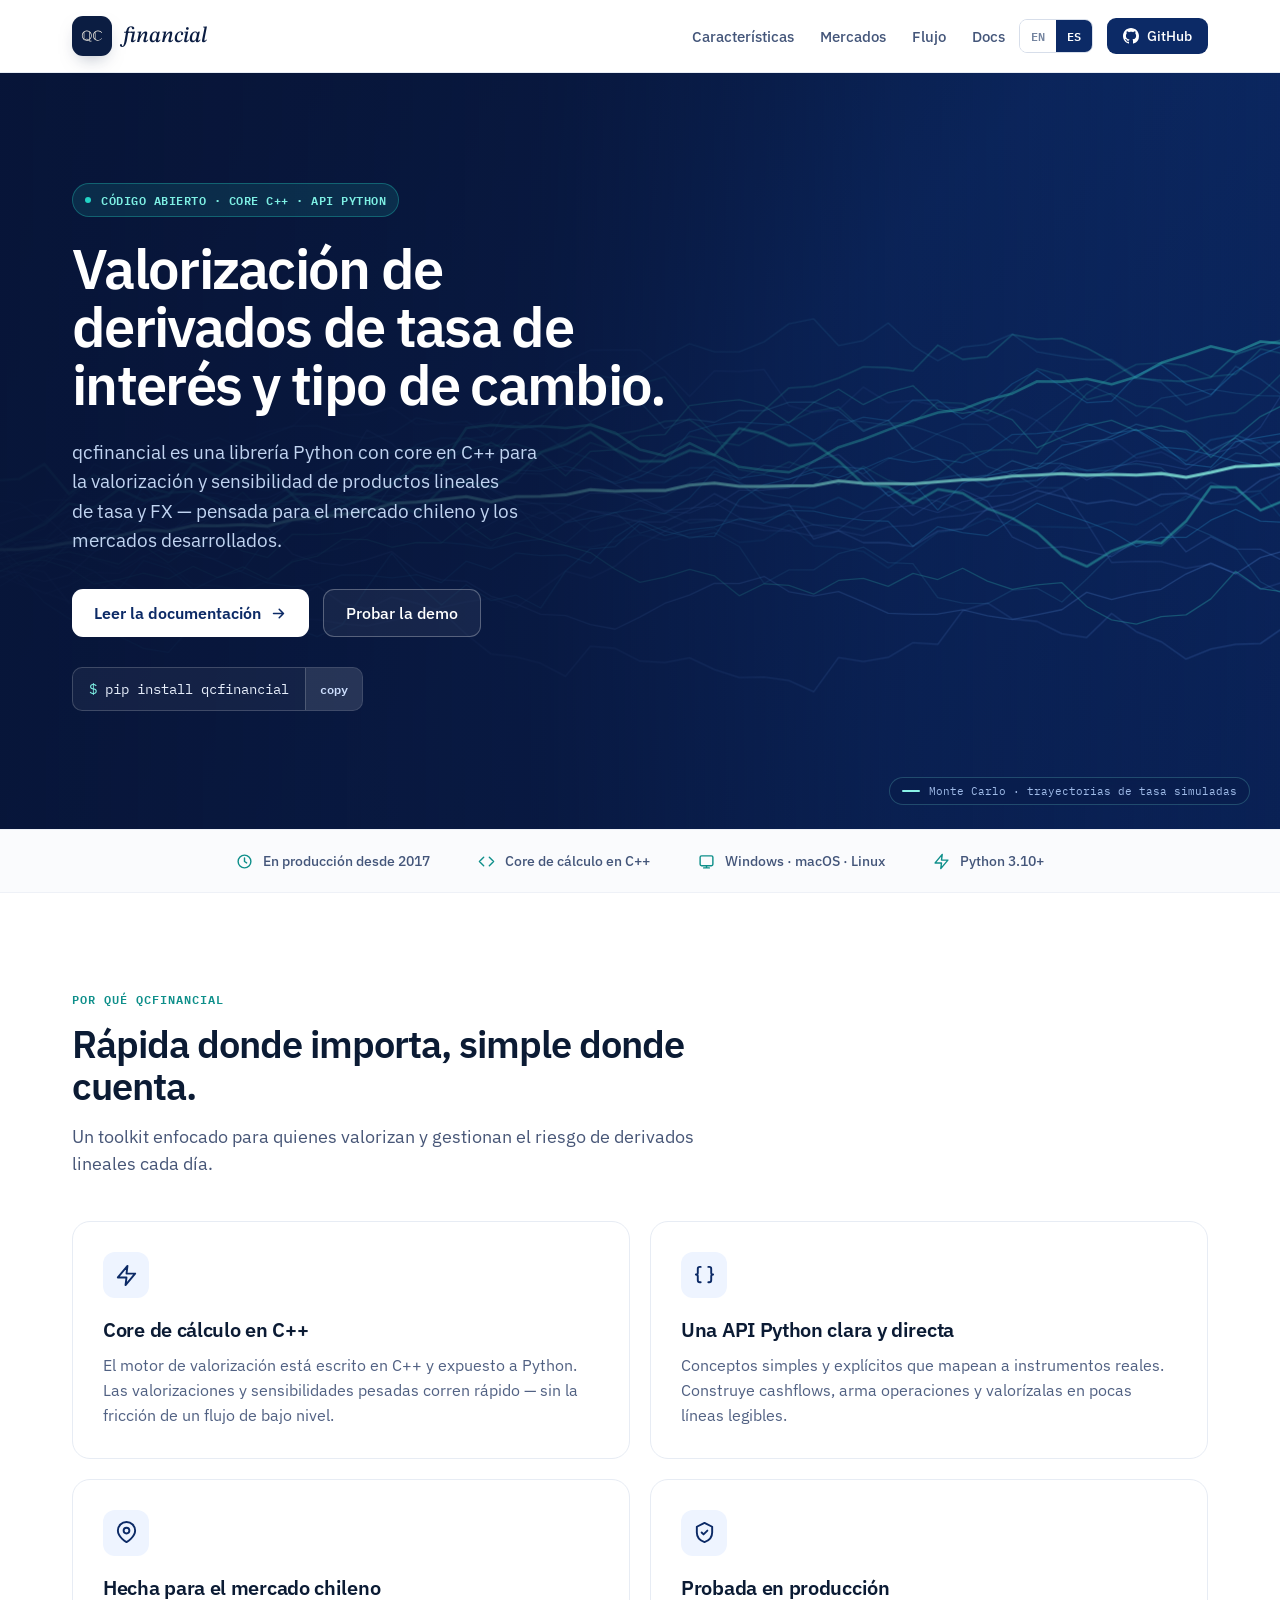
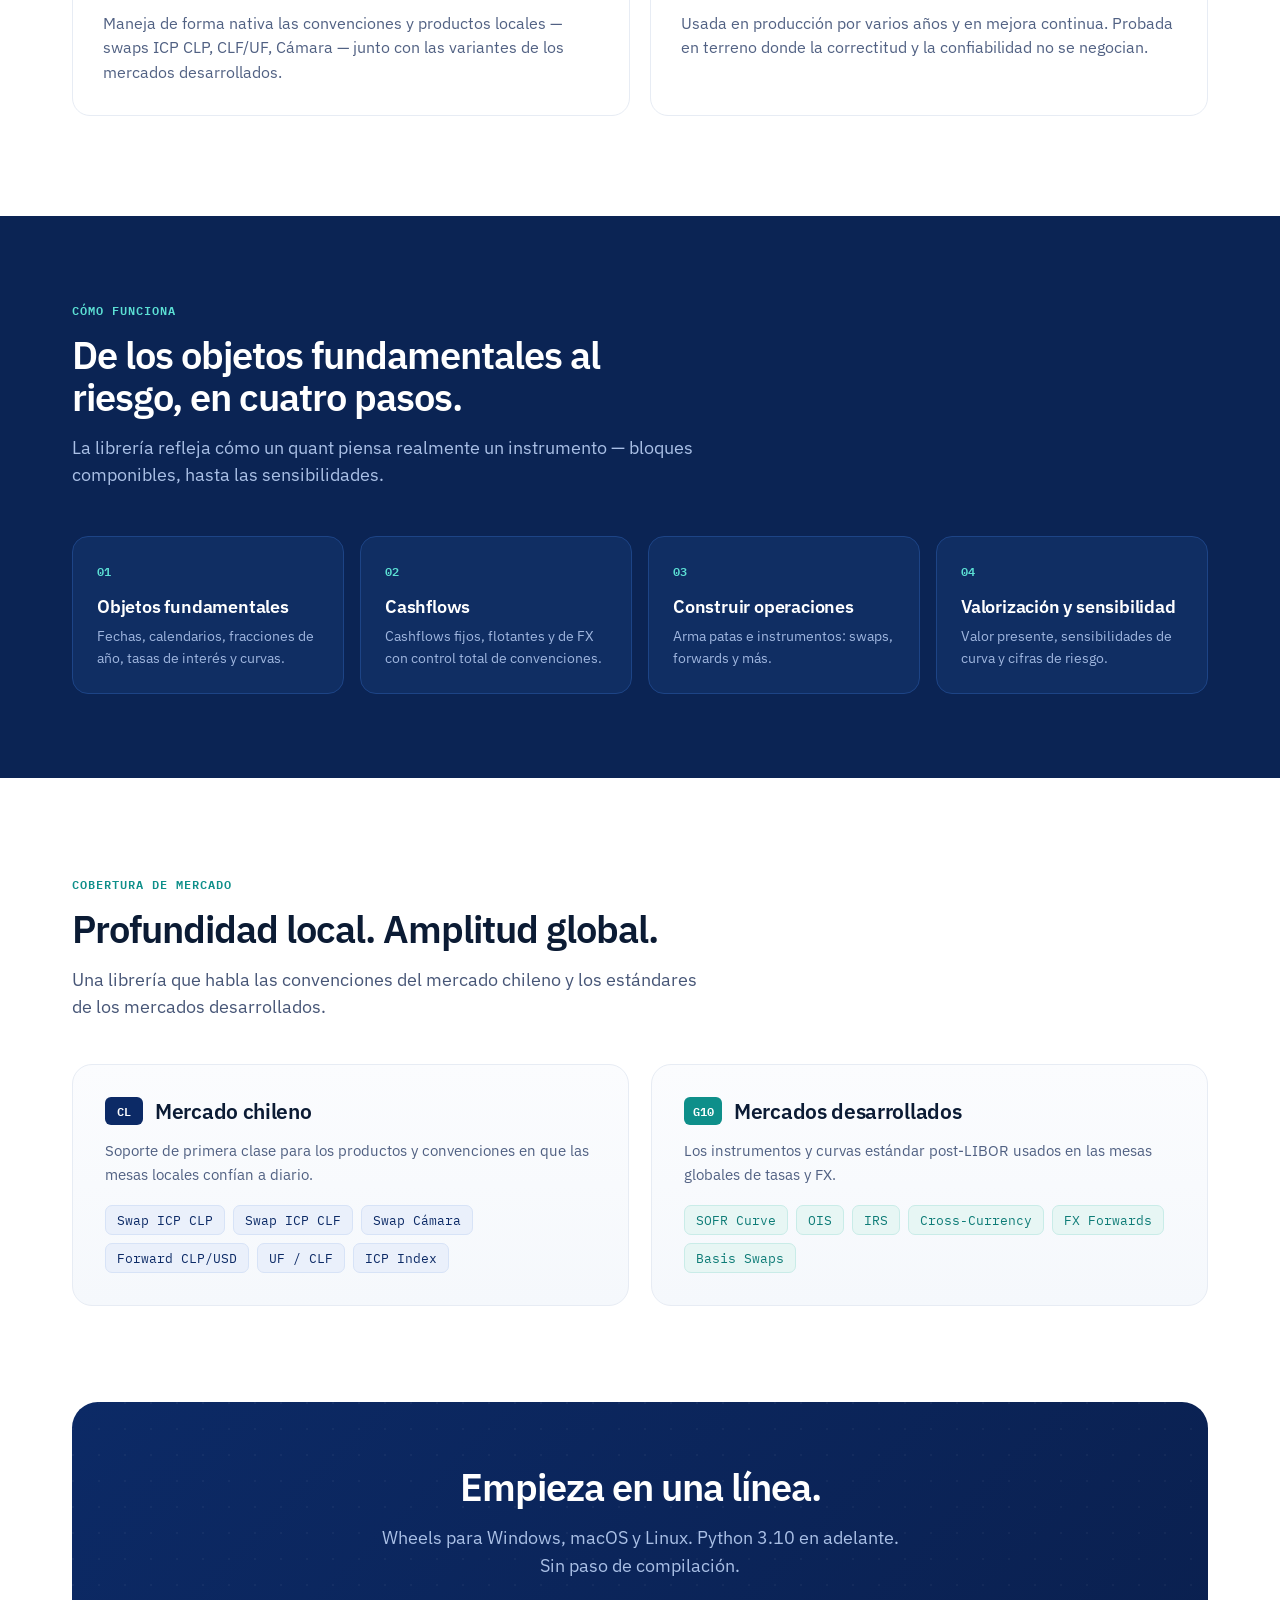
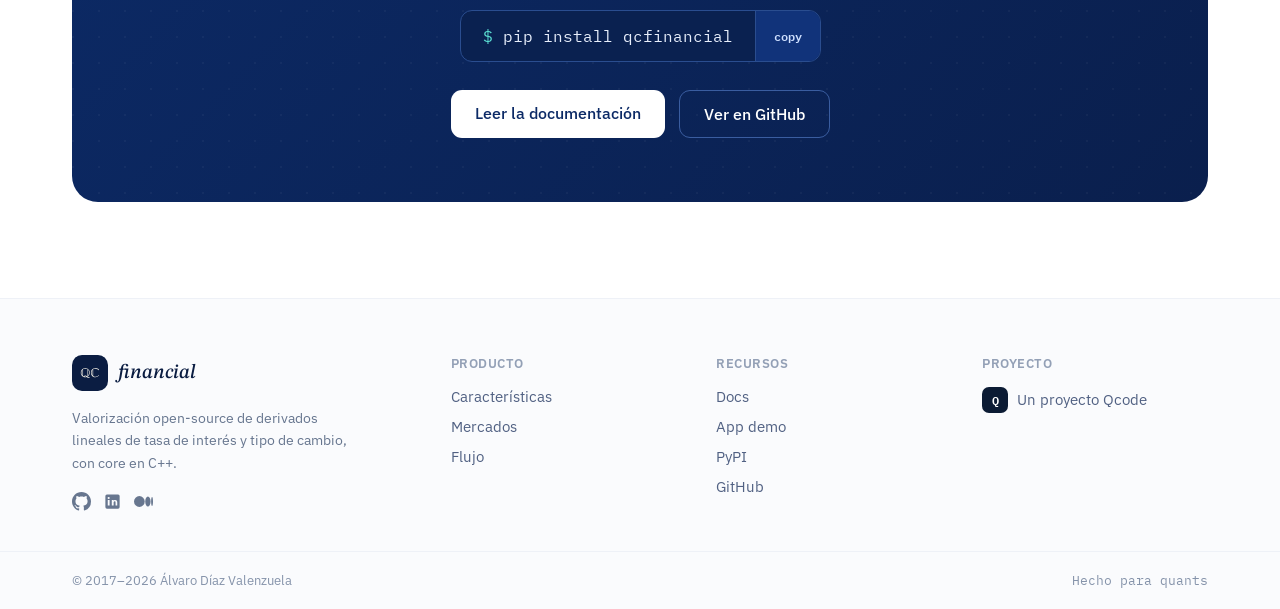
<file: index.html>
<!DOCTYPE html>
<html lang="es">
<head>
  <meta charset="utf-8">
  <meta name="viewport" content="width=device-width, initial-scale=1">

  <title>qcfinancial — Valorización de derivados de tasa y FX</title>
  <meta name="description" content="Librería Python open source con core en C++ para valorizar derivados de tasa de interés y FX. Soporte de primera clase para el mercado chileno.">
  <link rel="canonical" href="https://qcfinancial.cl/">

  <!-- Open Graph -->
  <meta property="og:type" content="website">
  <meta property="og:url" content="https://qcfinancial.cl/">
  <meta property="og:title" content="qcfinancial — Valorización de derivados de tasa y FX">
  <meta property="og:description" content="Librería Python open source con core en C++ para valorizar derivados de tasa de interés y FX. Mercado chileno y global.">
  <meta property="og:image" content="https://qcfinancial.cl/brand/png/social-card.png">
  <meta property="og:image:width" content="1200">
  <meta property="og:image:height" content="630">
  <meta property="og:locale" content="es_CL">
  <meta property="og:site_name" content="qcfinancial">

  <!-- Twitter -->
  <meta name="twitter:card" content="summary_large_image">
  <meta name="twitter:title" content="qcfinancial — Valorización de derivados de tasa y FX">
  <meta name="twitter:description" content="Librería Python open source con core en C++ para valorizar derivados de tasa de interés y FX. Mercado chileno y global.">
  <meta name="twitter:image" content="https://qcfinancial.cl/brand/png/social-card.png">

  <!-- Favicons -->
  <link rel="icon" type="image/svg+xml" href="/brand/favicon.svg">
  <link rel="icon" type="image/png" sizes="32x32" href="/brand/png/favicon-32.png">
  <link rel="icon" type="image/png" sizes="16x16" href="/brand/png/favicon-16.png">
  <link rel="apple-touch-icon" sizes="180x180" href="/brand/png/apple-touch-icon.png">
  <link rel="icon" href="/brand/favicon.ico" sizes="any">

  <!-- Fonts -->
  <link rel="preconnect" href="https://fonts.googleapis.com">
  <link rel="preconnect" href="https://fonts.gstatic.com" crossorigin>
  <link href="https://fonts.googleapis.com/css2?family=IBM+Plex+Mono:wght@400;500;600&family=IBM+Plex+Sans:wght@300;400;500;600;700&family=STIX+Two+Text:ital,wght@1,500&display=swap" rel="stylesheet">

  <link rel="stylesheet" href="styles.css">

  <!-- Structured data -->
  <script type="application/ld+json">
  {
    "@context": "https://schema.org",
    "@type": "SoftwareApplication",
    "name": "qcfinancial",
    "applicationCategory": "FinanceApplication",
    "operatingSystem": "Windows, macOS, Linux",
    "description": "Open-source Python library with a C++ core for valuation and risk of linear interest-rate and FX derivatives, with first-class support for the Chilean market and developed markets.",
    "url": "https://qcfinancial.cl/",
    "downloadUrl": "https://pypi.org/project/qcfinancial/",
    "codeRepository": "https://github.com/qcfinancial/qcfinancial",
    "programmingLanguage": ["Python", "C++"],
    "license": "https://opensource.org/licenses",
    "author": { "@type": "Person", "name": "Álvaro Díaz Valenzuela" },
    "offers": { "@type": "Offer", "price": "0", "priceCurrency": "USD" }
  }
  </script>
</head>
<body data-default-lang="es">

  <!-- ================= NAV ================= -->
  <header class="site-nav">
    <nav class="nav-inner">
      <a href="#top" class="brand" aria-label="qcfinancial">
        <span class="logo-chip"><img src="/brand/logo-mark-reversed.svg" alt="" aria-hidden="true"></span>
        <span class="wordmark">financial</span>
      </a>
      <div class="nav-spacer"></div>
      <div class="nav-right">
        <div class="nav-menu">
          <a class="nav-link" href="#features" data-i18n="navFeatures">Características</a>
          <a class="nav-link" href="#markets" data-i18n="navMarkets">Mercados</a>
          <a class="nav-link" href="#workflow" data-i18n="navWorkflow">Flujo</a>
          <a class="nav-link" href="https://qcfinancial.github.io/qcfinancial-docs" data-i18n="navDocs">Docs</a>
        </div>
        <div class="lang-toggle" role="group" aria-label="Language">
          <button type="button" data-lang="en" aria-pressed="false">EN</button>
          <button type="button" data-lang="es" aria-pressed="true">ES</button>
        </div>
        <a class="btn-github" href="https://github.com/qcfinancial/qcfinancial" target="_blank" rel="noopener">
          <svg width="16" height="16" viewBox="0 0 16 16" fill="currentColor" aria-hidden="true"><path d="M8 0C3.58 0 0 3.58 0 8c0 3.54 2.29 6.53 5.47 7.59.4.07.55-.17.55-.38 0-.19-.01-.82-.01-1.49-2.01.37-2.53-.49-2.69-.94-.09-.23-.48-.94-.82-1.13-.28-.15-.68-.52-.01-.53.63-.01 1.08.58 1.23.82.72 1.21 1.87.87 2.33.66.07-.52.28-.87.51-1.07-1.78-.2-3.64-.89-3.64-3.95 0-.87.31-1.59.82-2.15-.08-.2-.36-1.02.08-2.12 0 0 .67-.21 2.2.82.64-.18 1.32-.27 2-.27.68 0 1.36.09 2 .27 1.53-1.04 2.2-.82 2.2-.82.44 1.1.16 1.92.08 2.12.51.56.82 1.27.82 2.15 0 3.07-1.87 3.75-3.65 3.95.29.25.54.73.54 1.48 0 1.07-.01 1.93-.01 2.2 0 .21.15.46.55.38A8.01 8.01 0 0016 8c0-4.42-3.58-8-8-8z"/></svg>
          GitHub
        </a>
        <button type="button" class="nav-toggle" aria-label="Menu" aria-expanded="false" data-nav-toggle>
          <svg width="22" height="22" viewBox="0 0 24 24" fill="none" stroke="currentColor" stroke-width="2" stroke-linecap="round"><path d="M3 6h18M3 12h18M3 18h18"/></svg>
        </button>
      </div>
    </nav>
    <div class="mobile-drawer" data-mobile-drawer data-open="false">
      <div class="drawer-inner">
        <div class="drawer-links">
          <a href="#features" data-i18n="navFeatures" data-nav-close>Características</a>
          <a href="#markets" data-i18n="navMarkets" data-nav-close>Mercados</a>
          <a href="#workflow" data-i18n="navWorkflow" data-nav-close>Flujo</a>
          <a href="https://qcfinancial.github.io/qcfinancial-docs" data-i18n="navDocs">Docs</a>
        </div>
        <div class="drawer-row">
          <div class="lang-toggle" role="group" aria-label="Language">
            <button type="button" data-lang="en" aria-pressed="false">EN</button>
            <button type="button" data-lang="es" aria-pressed="true">ES</button>
          </div>
          <a class="btn-github" href="https://github.com/qcfinancial/qcfinancial" target="_blank" rel="noopener">
            <svg width="16" height="16" viewBox="0 0 16 16" fill="currentColor" aria-hidden="true"><path d="M8 0C3.58 0 0 3.58 0 8c0 3.54 2.29 6.53 5.47 7.59.4.07.55-.17.55-.38 0-.19-.01-.82-.01-1.49-2.01.37-2.53-.49-2.69-.94-.09-.23-.48-.94-.82-1.13-.28-.15-.68-.52-.01-.53.63-.01 1.08.58 1.23.82.72 1.21 1.87.87 2.33.66.07-.52.28-.87.51-1.07-1.78-.2-3.64-.89-3.64-3.95 0-.87.31-1.59.82-2.15-.08-.2-.36-1.02.08-2.12 0 0 .67-.21 2.2.82.64-.18 1.32-.27 2-.27.68 0 1.36.09 2 .27 1.53-1.04 2.2-.82 2.2-.82.44 1.1.16 1.92.08 2.12.51.56.82 1.27.82 2.15 0 3.07-1.87 3.75-3.65 3.95.29.25.54.73.54 1.48 0 1.07-.01 1.93-.01 2.2 0 .21.15.46.55.38A8.01 8.01 0 0016 8c0-4.42-3.58-8-8-8z"/></svg>
            GitHub
          </a>
        </div>
      </div>
    </div>
  </header>

  <!-- ================= HERO ================= -->
  <section id="top" class="hero">
    <svg class="mc-bg" viewBox="0 0 1200 640" preserveAspectRatio="xMidYMid slice" aria-hidden="true" data-mc></svg>
    <div class="hero-overlay"></div>
    <div class="mc-caption">
      <span class="bar"></span>
      <span data-i18n="mcLabel">Monte Carlo · trayectorias de tasa simuladas</span>
    </div>
    <div class="hero-inner">
      <div class="hero-content">
        <div class="eyebrow">
          <span class="dot"></span>
          <span data-i18n="eyebrow">CÓDIGO ABIERTO · CORE C++ · API PYTHON</span>
        </div>
        <h1 class="hero-title" data-i18n="heroTitle">Valorización de derivados de tasa de interés y tipo de cambio.</h1>
        <p class="hero-sub" data-i18n="heroSub">qcfinancial es una librería Python con core en C++ para la valorización y sensibilidad de productos lineales de tasa y FX — pensada para el mercado chileno y los mercados desarrollados.</p>
        <div class="cta-row">
          <a class="btn-primary" href="https://qcfinancial.github.io/qcfinancial-docs">
            <span data-i18n="ctaDocs">Leer la documentación</span>
            <svg width="17" height="17" viewBox="0 0 24 24" fill="none" stroke="currentColor" stroke-width="2.2" stroke-linecap="round" stroke-linejoin="round" aria-hidden="true"><path d="M5 12h14M13 6l6 6-6 6"/></svg>
          </a>
          <a class="btn-secondary" href="https://qcf-demo-app.streamlit.app" target="_blank" rel="noopener" data-i18n="ctaDemo">Probar la demo</a>
        </div>
        <div class="install-pill">
          <span class="cmd"><span class="sigil">$</span> pip install qcfinancial</span>
          <button type="button" class="copy-btn" data-copy aria-label="Copy install command">copy</button>
        </div>
      </div>
    </div>
  </section>

  <!-- ================= TRUST STRIP ================= -->
  <section class="trust">
    <div class="trust-inner">
      <div class="trust-item">
        <svg width="17" height="17" viewBox="0 0 24 24" fill="none" stroke="#0e8f8a" stroke-width="2" stroke-linecap="round" stroke-linejoin="round" aria-hidden="true"><circle cx="12" cy="12" r="9"/><path d="M12 7v5l3 2"/></svg>
        <span data-i18n="trust1">En producción desde 2017</span>
      </div>
      <div class="trust-item">
        <svg width="17" height="17" viewBox="0 0 24 24" fill="none" stroke="#0e8f8a" stroke-width="2" stroke-linecap="round" stroke-linejoin="round" aria-hidden="true"><path d="M16 18l6-6-6-6M8 6l-6 6 6 6"/></svg>
        <span data-i18n="trust2">Core de cálculo en C++</span>
      </div>
      <div class="trust-item">
        <svg width="17" height="17" viewBox="0 0 24 24" fill="none" stroke="#0e8f8a" stroke-width="2" stroke-linecap="round" stroke-linejoin="round" aria-hidden="true"><rect x="3" y="4" width="18" height="14" rx="2"/><path d="M8 21h8M12 18v3"/></svg>
        <span data-i18n="trust3">Windows · macOS · Linux</span>
      </div>
      <div class="trust-item">
        <svg width="17" height="17" viewBox="0 0 24 24" fill="none" stroke="#0e8f8a" stroke-width="2" stroke-linecap="round" stroke-linejoin="round" aria-hidden="true"><polyline points="13 2 3 14 12 14 11 22 21 10 12 10 13 2"/></svg>
        <span data-i18n="trust4">Python 3.10+</span>
      </div>
    </div>
  </section>

  <!-- ================= FEATURES ================= -->
  <section id="features" class="section">
    <div class="section-head">
      <div class="eyebrow-mono light-accent" data-i18n="featEyebrow">Por qué qcfinancial</div>
      <h2 class="section-title" data-i18n="featTitle">Rápida donde importa, simple donde cuenta.</h2>
      <p class="section-sub" data-i18n="featSub">Un toolkit enfocado para quienes valorizan y gestionan el riesgo de derivados lineales cada día.</p>
    </div>
    <div class="feature-grid">
      <div class="card">
        <div class="card-icon"><svg width="23" height="23" viewBox="0 0 24 24" fill="none" stroke="currentColor" stroke-width="2" stroke-linecap="round" stroke-linejoin="round" aria-hidden="true"><polyline points="13 2 3 14 12 14 11 22 21 10 12 10 13 2"/></svg></div>
        <h3 data-i18n="f1Title">Core de cálculo en C++</h3>
        <p data-i18n="f1Body">El motor de valorización está escrito en C++ y expuesto a Python. Las valorizaciones y sensibilidades pesadas corren rápido — sin la fricción de un flujo de bajo nivel.</p>
      </div>
      <div class="card">
        <div class="card-icon"><svg width="23" height="23" viewBox="0 0 24 24" fill="none" stroke="currentColor" stroke-width="2" stroke-linecap="round" stroke-linejoin="round" aria-hidden="true"><path d="M8 3H7a2 2 0 00-2 2v4a2 2 0 01-2 2 2 2 0 012 2v4a2 2 0 002 2h1M16 3h1a2 2 0 012 2v4a2 2 0 002 2 2 2 0 00-2 2v4a2 2 0 01-2 2h-1"/></svg></div>
        <h3 data-i18n="f2Title">Una API Python clara y directa</h3>
        <p data-i18n="f2Body">Conceptos simples y explícitos que mapean a instrumentos reales. Construye cashflows, arma operaciones y valorízalas en pocas líneas legibles.</p>
      </div>
      <div class="card">
        <div class="card-icon"><svg width="23" height="23" viewBox="0 0 24 24" fill="none" stroke="currentColor" stroke-width="2" stroke-linecap="round" stroke-linejoin="round" aria-hidden="true"><path d="M21 10c0 7-9 12-9 12s-9-5-9-12a9 9 0 0118 0z"/><circle cx="12" cy="10" r="3"/></svg></div>
        <h3 data-i18n="f3Title">Hecha para el mercado chileno</h3>
        <p data-i18n="f3Body">Maneja de forma nativa las convenciones y productos locales — swaps ICP CLP, CLF/UF, Cámara — junto con las variantes de los mercados desarrollados.</p>
      </div>
      <div class="card">
        <div class="card-icon"><svg width="23" height="23" viewBox="0 0 24 24" fill="none" stroke="currentColor" stroke-width="2" stroke-linecap="round" stroke-linejoin="round" aria-hidden="true"><path d="M12 2l8 4v6c0 5-3.5 8.5-8 10-4.5-1.5-8-5-8-10V6l8-4z"/><path d="M9 12l2 2 4-4"/></svg></div>
        <h3 data-i18n="f4Title">Probada en producción</h3>
        <p data-i18n="f4Body">Usada en producción por varios años y en mejora continua. Probada en terreno donde la correctitud y la confiabilidad no se negocian.</p>
      </div>
    </div>
  </section>

  <!-- ================= WORKFLOW ================= -->
  <section id="workflow" class="workflow">
    <div class="wrap">
      <div class="section-head">
        <div class="eyebrow-mono dark-accent" data-i18n="wfEyebrow">Cómo funciona</div>
        <h2 class="section-title on-dark" data-i18n="wfTitle">De los objetos fundamentales al riesgo, en cuatro pasos.</h2>
        <p class="section-sub on-dark" data-i18n="wfSub">La librería refleja cómo un quant piensa realmente un instrumento — bloques componibles, hasta las sensibilidades.</p>
      </div>
      <div class="step-grid">
        <div class="step">
          <div class="step-num">01</div>
          <h3 data-i18n="wf1Title">Objetos fundamentales</h3>
          <p data-i18n="wf1Body">Fechas, calendarios, fracciones de año, tasas de interés y curvas.</p>
        </div>
        <div class="step">
          <div class="step-num">02</div>
          <h3 data-i18n="wf2Title">Cashflows</h3>
          <p data-i18n="wf2Body">Cashflows fijos, flotantes y de FX con control total de convenciones.</p>
        </div>
        <div class="step">
          <div class="step-num">03</div>
          <h3 data-i18n="wf3Title">Construir operaciones</h3>
          <p data-i18n="wf3Body">Arma patas e instrumentos: swaps, forwards y más.</p>
        </div>
        <div class="step">
          <div class="step-num">04</div>
          <h3 data-i18n="wf4Title">Valorización y sensibilidad</h3>
          <p data-i18n="wf4Body">Valor presente, sensibilidades de curva y cifras de riesgo.</p>
        </div>
      </div>
    </div>
  </section>

  <!-- ================= MARKETS ================= -->
  <section id="markets" class="section">
    <div class="section-head">
      <div class="eyebrow-mono light-accent" data-i18n="mktEyebrow">Cobertura de mercado</div>
      <h2 class="section-title" data-i18n="mktTitle">Profundidad local. Amplitud global.</h2>
      <p class="section-sub" data-i18n="mktSub">Una librería que habla las convenciones del mercado chileno y los estándares de los mercados desarrollados.</p>
    </div>
    <div class="market-grid">
      <div class="market-card">
        <div class="market-head">
          <span class="badge cl">CL</span>
          <h3 data-i18n="mktChile">Mercado chileno</h3>
        </div>
        <p data-i18n="mktChileBody">Soporte de primera clase para los productos y convenciones en que las mesas locales confían a diario.</p>
        <div class="chips">
          <span class="chip navy">Swap ICP CLP</span>
          <span class="chip navy">Swap ICP CLF</span>
          <span class="chip navy">Swap Cámara</span>
          <span class="chip navy">Forward CLP/USD</span>
          <span class="chip navy">UF / CLF</span>
          <span class="chip navy">ICP Index</span>
        </div>
      </div>
      <div class="market-card">
        <div class="market-head">
          <span class="badge g10">G10</span>
          <h3 data-i18n="mktDev">Mercados desarrollados</h3>
        </div>
        <p data-i18n="mktDevBody">Los instrumentos y curvas estándar post-LIBOR usados en las mesas globales de tasas y FX.</p>
        <div class="chips">
          <span class="chip teal">SOFR Curve</span>
          <span class="chip teal">OIS</span>
          <span class="chip teal">IRS</span>
          <span class="chip teal">Cross-Currency</span>
          <span class="chip teal">FX Forwards</span>
          <span class="chip teal">Basis Swaps</span>
        </div>
      </div>
    </div>
  </section>

  <!-- ================= INSTALL CTA ================= -->
  <section class="cta-section">
    <div class="cta-panel">
      <div class="cta-texture"></div>
      <div class="cta-inner">
        <h2 data-i18n="ctaTitle">Empieza en una línea.</h2>
        <p data-i18n="ctaSub">Wheels para Windows, macOS y Linux. Python 3.10 en adelante. Sin paso de compilación.</p>
        <div class="install-pill cta">
          <span class="cmd"><span class="sigil">$</span> pip install qcfinancial</span>
          <button type="button" class="copy-btn" data-copy aria-label="Copy install command">copy</button>
        </div>
        <div class="cta-btns">
          <a class="btn-light" href="https://qcfinancial.github.io/qcfinancial-docs" data-i18n="ctaDocs">Leer la documentación</a>
          <a class="btn-outline" href="https://github.com/qcfinancial/qcfinancial" target="_blank" rel="noopener" data-i18n="ctaGithub">Ver en GitHub</a>
        </div>
      </div>
    </div>
  </section>

  <!-- ================= FOOTER ================= -->
  <footer class="site-footer">
    <div class="footer-top">
      <div class="footer-brand">
        <div class="brand">
          <span class="logo-chip"><img src="/brand/logo-mark-reversed.svg" alt="" aria-hidden="true"></span>
          <span class="wordmark">financial</span>
        </div>
        <p class="footer-tag" data-i18n="footTag">Valorización open-source de derivados lineales de tasa de interés y tipo de cambio, con core en C++.</p>
        <div class="footer-social">
          <a href="https://github.com/qcfinancial/qcfinancial" target="_blank" rel="noopener" aria-label="GitHub"><svg width="19" height="19" viewBox="0 0 16 16" fill="currentColor" aria-hidden="true"><path d="M8 0C3.58 0 0 3.58 0 8c0 3.54 2.29 6.53 5.47 7.59.4.07.55-.17.55-.38 0-.19-.01-.82-.01-1.49-2.01.37-2.53-.49-2.69-.94-.09-.23-.48-.94-.82-1.13-.28-.15-.68-.52-.01-.53.63-.01 1.08.58 1.23.82.72 1.21 1.87.87 2.33.66.07-.52.28-.87.51-1.07-1.78-.2-3.64-.89-3.64-3.95 0-.87.31-1.59.82-2.15-.08-.2-.36-1.02.08-2.12 0 0 .67-.21 2.2.82.64-.18 1.32-.27 2-.27.68 0 1.36.09 2 .27 1.53-1.04 2.2-.82 2.2-.82.44 1.1.16 1.92.08 2.12.51.56.82 1.27.82 2.15 0 3.07-1.87 3.75-3.65 3.95.29.25.54.73.54 1.48 0 1.07-.01 1.93-.01 2.2 0 .21.15.46.55.38A8.01 8.01 0 0016 8c0-4.42-3.58-8-8-8z"/></svg></a>
          <a href="https://www.linkedin.com/in/alvaro-diaz-v-1bb95328/" target="_blank" rel="noopener" aria-label="LinkedIn"><svg width="19" height="19" viewBox="0 0 24 24" fill="currentColor" aria-hidden="true"><path d="M19 3a2 2 0 012 2v14a2 2 0 01-2 2H5a2 2 0 01-2-2V5a2 2 0 012-2h14zM8.34 17V9.99H6V17h2.34zM7.17 8.96a1.36 1.36 0 100-2.72 1.36 1.36 0 000 2.72zM18 17v-3.84c0-2.05-1.1-3-2.56-3-1.18 0-1.71.65-2 1.11V9.99h-2.34V17h2.34v-3.91c0-.21.02-.42.08-.57.16-.42.54-.85 1.18-.85.83 0 1.16.63 1.16 1.56V17H18z"/></svg></a>
          <a href="https://medium.com/@efaa-adiazv" target="_blank" rel="noopener" aria-label="Medium"><svg width="19" height="19" viewBox="0 0 24 24" fill="currentColor" aria-hidden="true"><path d="M13.54 12a6.8 6.8 0 01-6.77 6.82A6.8 6.8 0 010 12a6.8 6.8 0 016.77-6.82A6.8 6.8 0 0113.54 12zM20.96 12c0 3.54-1.51 6.42-3.38 6.42-1.87 0-3.39-2.88-3.39-6.42s1.52-6.42 3.39-6.42 3.38 2.88 3.38 6.42M24 12c0 3.17-.53 5.75-1.19 5.75-.66 0-1.19-2.58-1.19-5.75s.53-5.75 1.19-5.75C23.47 6.25 24 8.83 24 12z"/></svg></a>
        </div>
      </div>
      <div>
        <div class="footer-col-head" data-i18n="footProduct">Producto</div>
        <div class="footer-links">
          <a href="#features" data-i18n="navFeatures">Características</a>
          <a href="#markets" data-i18n="navMarkets">Mercados</a>
          <a href="#workflow" data-i18n="navWorkflow">Flujo</a>
        </div>
      </div>
      <div>
        <div class="footer-col-head" data-i18n="footResources">Recursos</div>
        <div class="footer-links">
          <a href="https://qcfinancial.github.io/qcfinancial-docs" data-i18n="navDocs">Docs</a>
          <a href="https://qcf-demo-app.streamlit.app" target="_blank" rel="noopener" data-i18n="footDemo">App demo</a>
          <a href="https://pypi.org/project/qcfinancial/" target="_blank" rel="noopener">PyPI</a>
          <a href="https://github.com/qcfinancial/qcfinancial" target="_blank" rel="noopener">GitHub</a>
        </div>
      </div>
      <div>
        <div class="footer-col-head" data-i18n="footProject">Proyecto</div>
        <div class="footer-project">
          <span class="q-chip">Q</span>
          <span data-i18n="footQcode">Un proyecto Qcode</span>
        </div>
      </div>
    </div>
    <div class="footer-bottom">
      <div class="footer-bottom-inner">
        <span>© 2017–2026 Álvaro Díaz Valenzuela</span>
        <span class="made" data-i18n="footMade">Hecho para quants</span>
      </div>
    </div>
  </footer>

  <script src="app.js"></script>
</body>
</html>
</file>
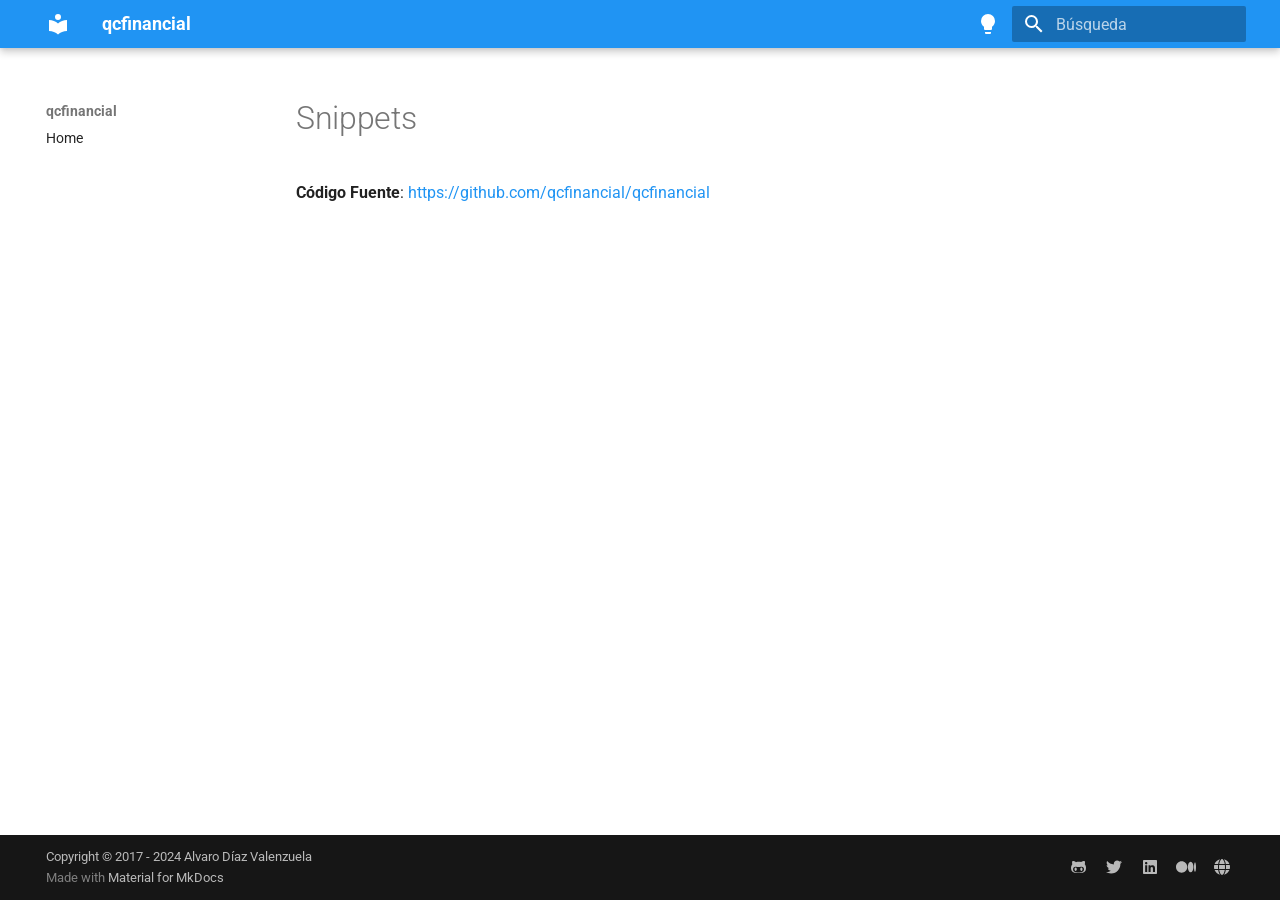
<file: snippets/index.html>
<!doctype html>
<html lang="es" class="no-js">
  <head>
    
      <meta charset="utf-8">
      <meta name="viewport" content="width=device-width,initial-scale=1">
      
      
      
      
      
      
      <link rel="icon" href="../assets/images/favicon.png">
      <meta name="generator" content="mkdocs-1.6.0, mkdocs-material-9.5.30">
    
    
      
        <title>Snippets - qcfinancial</title>
      
    
    
      <link rel="stylesheet" href="../assets/stylesheets/main.3cba04c6.min.css">
      
        
        <link rel="stylesheet" href="../assets/stylesheets/palette.06af60db.min.css">
      
      


    
    
      
    
    
      
        
        
        <link rel="preconnect" href="https://fonts.gstatic.com" crossorigin>
        <link rel="stylesheet" href="https://fonts.googleapis.com/css?family=Roboto:300,300i,400,400i,700,700i%7CRoboto+Mono:400,400i,700,700i&display=fallback">
        <style>:root{--md-text-font:"Roboto";--md-code-font:"Roboto Mono"}</style>
      
    
    
    <script>__md_scope=new URL("..",location),__md_hash=e=>[...e].reduce((e,_)=>(e<<5)-e+_.charCodeAt(0),0),__md_get=(e,_=localStorage,t=__md_scope)=>JSON.parse(_.getItem(t.pathname+"."+e)),__md_set=(e,_,t=localStorage,a=__md_scope)=>{try{t.setItem(a.pathname+"."+e,JSON.stringify(_))}catch(e){}}</script>
    
      
  


  
  

<script id="__analytics">function __md_analytics(){function n(){dataLayer.push(arguments)}window.dataLayer=window.dataLayer||[],n("js",new Date),n("config","G-YNEVN69SC3"),document.addEventListener("DOMContentLoaded",function(){document.forms.search&&document.forms.search.query.addEventListener("blur",function(){this.value&&n("event","search",{search_term:this.value})}),document$.subscribe(function(){var a=document.forms.feedback;if(void 0!==a)for(var e of a.querySelectorAll("[type=submit]"))e.addEventListener("click",function(e){e.preventDefault();var t=document.location.pathname,e=this.getAttribute("data-md-value");n("event","feedback",{page:t,data:e}),a.firstElementChild.disabled=!0;e=a.querySelector(".md-feedback__note [data-md-value='"+e+"']");e&&(e.hidden=!1)}),a.hidden=!1}),location$.subscribe(function(e){n("config","G-YNEVN69SC3",{page_path:e.pathname})})});var e=document.createElement("script");e.async=!0,e.src="https://www.googletagmanager.com/gtag/js?id=G-YNEVN69SC3",document.getElementById("__analytics").insertAdjacentElement("afterEnd",e)}</script>
  
    <script>"undefined"!=typeof __md_analytics&&__md_analytics()</script>
  

    
    
    
  </head>
  
  
    
    
      
    
    
    
    
    <body dir="ltr" data-md-color-scheme="default" data-md-color-primary="blue" data-md-color-accent="amber">
  
    
    <input class="md-toggle" data-md-toggle="drawer" type="checkbox" id="__drawer" autocomplete="off">
    <input class="md-toggle" data-md-toggle="search" type="checkbox" id="__search" autocomplete="off">
    <label class="md-overlay" for="__drawer"></label>
    <div data-md-component="skip">
      
    </div>
    <div data-md-component="announce">
      
    </div>
    
    
      

  

<header class="md-header md-header--shadow" data-md-component="header">
  <nav class="md-header__inner md-grid" aria-label="Cabecera">
    <a href=".." title="qcfinancial" class="md-header__button md-logo" aria-label="qcfinancial" data-md-component="logo">
      
  
  <svg xmlns="http://www.w3.org/2000/svg" viewBox="0 0 24 24"><path d="M12 8a3 3 0 0 0 3-3 3 3 0 0 0-3-3 3 3 0 0 0-3 3 3 3 0 0 0 3 3m0 3.54C9.64 9.35 6.5 8 3 8v11c3.5 0 6.64 1.35 9 3.54 2.36-2.19 5.5-3.54 9-3.54V8c-3.5 0-6.64 1.35-9 3.54Z"/></svg>

    </a>
    <label class="md-header__button md-icon" for="__drawer">
      
      <svg xmlns="http://www.w3.org/2000/svg" viewBox="0 0 24 24"><path d="M3 6h18v2H3V6m0 5h18v2H3v-2m0 5h18v2H3v-2Z"/></svg>
    </label>
    <div class="md-header__title" data-md-component="header-title">
      <div class="md-header__ellipsis">
        <div class="md-header__topic">
          <span class="md-ellipsis">
            qcfinancial
          </span>
        </div>
        <div class="md-header__topic" data-md-component="header-topic">
          <span class="md-ellipsis">
            
              Snippets
            
          </span>
        </div>
      </div>
    </div>
    
      
        <form class="md-header__option" data-md-component="palette">
  
    
    
    
    <input class="md-option" data-md-color-media="(prefers-color-scheme: light)" data-md-color-scheme="default" data-md-color-primary="blue" data-md-color-accent="amber"  aria-label="Switch to dark mode"  type="radio" name="__palette" id="__palette_0">
    
      <label class="md-header__button md-icon" title="Switch to dark mode" for="__palette_1" hidden>
        <svg xmlns="http://www.w3.org/2000/svg" viewBox="0 0 24 24"><path d="M12 2a7 7 0 0 0-7 7c0 2.38 1.19 4.47 3 5.74V17a1 1 0 0 0 1 1h6a1 1 0 0 0 1-1v-2.26c1.81-1.27 3-3.36 3-5.74a7 7 0 0 0-7-7M9 21a1 1 0 0 0 1 1h4a1 1 0 0 0 1-1v-1H9v1Z"/></svg>
      </label>
    
  
    
    
    
    <input class="md-option" data-md-color-media="(prefers-color-scheme: dark)" data-md-color-scheme="slate" data-md-color-primary="blue" data-md-color-accent="amber"  aria-label="Switch to light mode"  type="radio" name="__palette" id="__palette_1">
    
      <label class="md-header__button md-icon" title="Switch to light mode" for="__palette_0" hidden>
        <svg xmlns="http://www.w3.org/2000/svg" viewBox="0 0 24 24"><path d="M12 2a7 7 0 0 1 7 7c0 2.38-1.19 4.47-3 5.74V17a1 1 0 0 1-1 1H9a1 1 0 0 1-1-1v-2.26C6.19 13.47 5 11.38 5 9a7 7 0 0 1 7-7M9 21v-1h6v1a1 1 0 0 1-1 1h-4a1 1 0 0 1-1-1m3-17a5 5 0 0 0-5 5c0 2.05 1.23 3.81 3 4.58V16h4v-2.42c1.77-.77 3-2.53 3-4.58a5 5 0 0 0-5-5Z"/></svg>
      </label>
    
  
</form>
      
    
    
      <script>var media,input,key,value,palette=__md_get("__palette");if(palette&&palette.color){"(prefers-color-scheme)"===palette.color.media&&(media=matchMedia("(prefers-color-scheme: light)"),input=document.querySelector(media.matches?"[data-md-color-media='(prefers-color-scheme: light)']":"[data-md-color-media='(prefers-color-scheme: dark)']"),palette.color.media=input.getAttribute("data-md-color-media"),palette.color.scheme=input.getAttribute("data-md-color-scheme"),palette.color.primary=input.getAttribute("data-md-color-primary"),palette.color.accent=input.getAttribute("data-md-color-accent"));for([key,value]of Object.entries(palette.color))document.body.setAttribute("data-md-color-"+key,value)}</script>
    
    
    
      <label class="md-header__button md-icon" for="__search">
        
        <svg xmlns="http://www.w3.org/2000/svg" viewBox="0 0 24 24"><path d="M9.5 3A6.5 6.5 0 0 1 16 9.5c0 1.61-.59 3.09-1.56 4.23l.27.27h.79l5 5-1.5 1.5-5-5v-.79l-.27-.27A6.516 6.516 0 0 1 9.5 16 6.5 6.5 0 0 1 3 9.5 6.5 6.5 0 0 1 9.5 3m0 2C7 5 5 7 5 9.5S7 14 9.5 14 14 12 14 9.5 12 5 9.5 5Z"/></svg>
      </label>
      <div class="md-search" data-md-component="search" role="dialog">
  <label class="md-search__overlay" for="__search"></label>
  <div class="md-search__inner" role="search">
    <form class="md-search__form" name="search">
      <input type="text" class="md-search__input" name="query" aria-label="Búsqueda" placeholder="Búsqueda" autocapitalize="off" autocorrect="off" autocomplete="off" spellcheck="false" data-md-component="search-query" required>
      <label class="md-search__icon md-icon" for="__search">
        
        <svg xmlns="http://www.w3.org/2000/svg" viewBox="0 0 24 24"><path d="M9.5 3A6.5 6.5 0 0 1 16 9.5c0 1.61-.59 3.09-1.56 4.23l.27.27h.79l5 5-1.5 1.5-5-5v-.79l-.27-.27A6.516 6.516 0 0 1 9.5 16 6.5 6.5 0 0 1 3 9.5 6.5 6.5 0 0 1 9.5 3m0 2C7 5 5 7 5 9.5S7 14 9.5 14 14 12 14 9.5 12 5 9.5 5Z"/></svg>
        
        <svg xmlns="http://www.w3.org/2000/svg" viewBox="0 0 24 24"><path d="M20 11v2H8l5.5 5.5-1.42 1.42L4.16 12l7.92-7.92L13.5 5.5 8 11h12Z"/></svg>
      </label>
      <nav class="md-search__options" aria-label="Buscar">
        
        <button type="reset" class="md-search__icon md-icon" title="Limpiar" aria-label="Limpiar" tabindex="-1">
          
          <svg xmlns="http://www.w3.org/2000/svg" viewBox="0 0 24 24"><path d="M19 6.41 17.59 5 12 10.59 6.41 5 5 6.41 10.59 12 5 17.59 6.41 19 12 13.41 17.59 19 19 17.59 13.41 12 19 6.41Z"/></svg>
        </button>
      </nav>
      
        <div class="md-search__suggest" data-md-component="search-suggest"></div>
      
    </form>
    <div class="md-search__output">
      <div class="md-search__scrollwrap" tabindex="0" data-md-scrollfix>
        <div class="md-search-result" data-md-component="search-result">
          <div class="md-search-result__meta">
            Inicializando búsqueda
          </div>
          <ol class="md-search-result__list" role="presentation"></ol>
        </div>
      </div>
    </div>
  </div>
</div>
    
    
  </nav>
  
</header>
    
    <div class="md-container" data-md-component="container">
      
      
        
          
        
      
      <main class="md-main" data-md-component="main">
        <div class="md-main__inner md-grid">
          
            
              
              <div class="md-sidebar md-sidebar--primary" data-md-component="sidebar" data-md-type="navigation" >
                <div class="md-sidebar__scrollwrap">
                  <div class="md-sidebar__inner">
                    



<nav class="md-nav md-nav--primary" aria-label="Navegación" data-md-level="0">
  <label class="md-nav__title" for="__drawer">
    <a href=".." title="qcfinancial" class="md-nav__button md-logo" aria-label="qcfinancial" data-md-component="logo">
      
  
  <svg xmlns="http://www.w3.org/2000/svg" viewBox="0 0 24 24"><path d="M12 8a3 3 0 0 0 3-3 3 3 0 0 0-3-3 3 3 0 0 0-3 3 3 3 0 0 0 3 3m0 3.54C9.64 9.35 6.5 8 3 8v11c3.5 0 6.64 1.35 9 3.54 2.36-2.19 5.5-3.54 9-3.54V8c-3.5 0-6.64 1.35-9 3.54Z"/></svg>

    </a>
    qcfinancial
  </label>
  
  <ul class="md-nav__list" data-md-scrollfix>
    
      
      
  
  
  
  
    <li class="md-nav__item">
      <a href=".." class="md-nav__link">
        
  
  <span class="md-ellipsis">
    Home
  </span>
  

      </a>
    </li>
  

    
  </ul>
</nav>
                  </div>
                </div>
              </div>
            
            
              
              <div class="md-sidebar md-sidebar--secondary" data-md-component="sidebar" data-md-type="toc" >
                <div class="md-sidebar__scrollwrap">
                  <div class="md-sidebar__inner">
                    

<nav class="md-nav md-nav--secondary" aria-label="Tabla de contenidos">
  
  
  
  
</nav>
                  </div>
                </div>
              </div>
            
          
          
            <div class="md-content" data-md-component="content">
              <article class="md-content__inner md-typeset">
                
                  


  <h1>Snippets</h1>

<p><strong>Código Fuente</strong>: <a href="https://github.com/qcfinancial/qcfinancial" target="_blank">https://github.com/qcfinancial/qcfinancial</a></p>









  




                
              </article>
            </div>
          
          
  <script>var tabs=__md_get("__tabs");if(Array.isArray(tabs))e:for(var set of document.querySelectorAll(".tabbed-set")){var tab,labels=set.querySelector(".tabbed-labels");for(tab of tabs)for(var label of labels.getElementsByTagName("label"))if(label.innerText.trim()===tab){var input=document.getElementById(label.htmlFor);input.checked=!0;continue e}}</script>

<script>var target=document.getElementById(location.hash.slice(1));target&&target.name&&(target.checked=target.name.startsWith("__tabbed_"))</script>
        </div>
        
      </main>
      
        <footer class="md-footer">
  
  <div class="md-footer-meta md-typeset">
    <div class="md-footer-meta__inner md-grid">
      <div class="md-copyright">
  
    <div class="md-copyright__highlight">
      Copyright &copy; 2017 - 2024 Alvaro Díaz Valenzuela
    </div>
  
  
    Made with
    <a href="https://squidfunk.github.io/mkdocs-material/" target="_blank" rel="noopener">
      Material for MkDocs
    </a>
  
</div>
      
        <div class="md-social">
  
    
    
    
    
      
      
    
    <a href="https://github.com/qcfinancial/qcfinancial" target="_blank" rel="noopener" title="github.com" class="md-social__link">
      <svg xmlns="http://www.w3.org/2000/svg" viewBox="0 0 480 512"><!--! Font Awesome Free 6.6.0 by @fontawesome - https://fontawesome.com License - https://fontawesome.com/license/free (Icons: CC BY 4.0, Fonts: SIL OFL 1.1, Code: MIT License) Copyright 2024 Fonticons, Inc.--><path d="M186.1 328.7c0 20.9-10.9 55.1-36.7 55.1s-36.7-34.2-36.7-55.1 10.9-55.1 36.7-55.1 36.7 34.2 36.7 55.1zM480 278.2c0 31.9-3.2 65.7-17.5 95-37.9 76.6-142.1 74.8-216.7 74.8-75.8 0-186.2 2.7-225.6-74.8-14.6-29-20.2-63.1-20.2-95 0-41.9 13.9-81.5 41.5-113.6-5.2-15.8-7.7-32.4-7.7-48.8 0-21.5 4.9-32.3 14.6-51.8 45.3 0 74.3 9 108.8 36 29-6.9 58.8-10 88.7-10 27 0 54.2 2.9 80.4 9.2 34-26.7 63-35.2 107.8-35.2 9.8 19.5 14.6 30.3 14.6 51.8 0 16.4-2.6 32.7-7.7 48.2 27.5 32.4 39 72.3 39 114.2zm-64.3 50.5c0-43.9-26.7-82.6-73.5-82.6-18.9 0-37 3.4-56 6-14.9 2.3-29.8 3.2-45.1 3.2-15.2 0-30.1-.9-45.1-3.2-18.7-2.6-37-6-56-6-46.8 0-73.5 38.7-73.5 82.6 0 87.8 80.4 101.3 150.4 101.3h48.2c70.3 0 150.6-13.4 150.6-101.3zm-82.6-55.1c-25.8 0-36.7 34.2-36.7 55.1s10.9 55.1 36.7 55.1 36.7-34.2 36.7-55.1-10.9-55.1-36.7-55.1z"/></svg>
    </a>
  
    
    
    
    
      
      
    
    <a href="https://twitter.com/efaachile" target="_blank" rel="noopener" title="twitter.com" class="md-social__link">
      <svg xmlns="http://www.w3.org/2000/svg" viewBox="0 0 512 512"><!--! Font Awesome Free 6.6.0 by @fontawesome - https://fontawesome.com License - https://fontawesome.com/license/free (Icons: CC BY 4.0, Fonts: SIL OFL 1.1, Code: MIT License) Copyright 2024 Fonticons, Inc.--><path d="M459.37 151.716c.325 4.548.325 9.097.325 13.645 0 138.72-105.583 298.558-298.558 298.558-59.452 0-114.68-17.219-161.137-47.106 8.447.974 16.568 1.299 25.34 1.299 49.055 0 94.213-16.568 130.274-44.832-46.132-.975-84.792-31.188-98.112-72.772 6.498.974 12.995 1.624 19.818 1.624 9.421 0 18.843-1.3 27.614-3.573-48.081-9.747-84.143-51.98-84.143-102.985v-1.299c13.969 7.797 30.214 12.67 47.431 13.319-28.264-18.843-46.781-51.005-46.781-87.391 0-19.492 5.197-37.36 14.294-52.954 51.655 63.675 129.3 105.258 216.365 109.807-1.624-7.797-2.599-15.918-2.599-24.04 0-57.828 46.782-104.934 104.934-104.934 30.213 0 57.502 12.67 76.67 33.137 23.715-4.548 46.456-13.32 66.599-25.34-7.798 24.366-24.366 44.833-46.132 57.827 21.117-2.273 41.584-8.122 60.426-16.243-14.292 20.791-32.161 39.308-52.628 54.253z"/></svg>
    </a>
  
    
    
    
    
      
      
    
    <a href="https://www.linkedin.com/in/alvaro-diaz-v-1bb95328/" target="_blank" rel="noopener" title="www.linkedin.com" class="md-social__link">
      <svg xmlns="http://www.w3.org/2000/svg" viewBox="0 0 448 512"><!--! Font Awesome Free 6.6.0 by @fontawesome - https://fontawesome.com License - https://fontawesome.com/license/free (Icons: CC BY 4.0, Fonts: SIL OFL 1.1, Code: MIT License) Copyright 2024 Fonticons, Inc.--><path d="M416 32H31.9C14.3 32 0 46.5 0 64.3v383.4C0 465.5 14.3 480 31.9 480H416c17.6 0 32-14.5 32-32.3V64.3c0-17.8-14.4-32.3-32-32.3zM135.4 416H69V202.2h66.5V416zm-33.2-243c-21.3 0-38.5-17.3-38.5-38.5S80.9 96 102.2 96c21.2 0 38.5 17.3 38.5 38.5 0 21.3-17.2 38.5-38.5 38.5zm282.1 243h-66.4V312c0-24.8-.5-56.7-34.5-56.7-34.6 0-39.9 27-39.9 54.9V416h-66.4V202.2h63.7v29.2h.9c8.9-16.8 30.6-34.5 62.9-34.5 67.2 0 79.7 44.3 79.7 101.9V416z"/></svg>
    </a>
  
    
    
    
    
      
      
    
    <a href="https://medium.com/@efaa-adiazv" target="_blank" rel="noopener" title="medium.com" class="md-social__link">
      <svg xmlns="http://www.w3.org/2000/svg" viewBox="0 0 640 512"><!--! Font Awesome Free 6.6.0 by @fontawesome - https://fontawesome.com License - https://fontawesome.com/license/free (Icons: CC BY 4.0, Fonts: SIL OFL 1.1, Code: MIT License) Copyright 2024 Fonticons, Inc.--><path d="M180.5 74.262C80.813 74.262 0 155.633 0 256s80.819 181.738 180.5 181.738S361 356.373 361 256 280.191 74.262 180.5 74.262Zm288.25 10.646c-49.845 0-90.245 76.619-90.245 171.095s40.406 171.1 90.251 171.1 90.251-76.619 90.251-171.1H559c0-94.503-40.4-171.095-90.248-171.095Zm139.506 17.821c-17.526 0-31.735 68.628-31.735 153.274s14.2 153.274 31.735 153.274S640 340.631 640 256c0-84.649-14.215-153.271-31.742-153.271Z"/></svg>
    </a>
  
    
    
    
    
      
      
    
    <a href="https://qcfinancial.github.io/" target="_blank" rel="noopener" title="qcfinancial.github.io" class="md-social__link">
      <svg xmlns="http://www.w3.org/2000/svg" viewBox="0 0 512 512"><!--! Font Awesome Free 6.6.0 by @fontawesome - https://fontawesome.com License - https://fontawesome.com/license/free (Icons: CC BY 4.0, Fonts: SIL OFL 1.1, Code: MIT License) Copyright 2024 Fonticons, Inc.--><path d="M352 256c0 22.2-1.2 43.6-3.3 64H163.4c-2.2-20.4-3.3-41.8-3.3-64s1.2-43.6 3.3-64h185.3c2.2 20.4 3.3 41.8 3.3 64zm28.8-64h123.1c5.3 20.5 8.1 41.9 8.1 64s-2.8 43.5-8.1 64H380.8c2.1-20.6 3.2-42 3.2-64s-1.1-43.4-3.2-64zm112.6-32H376.7c-10-63.9-29.8-117.4-55.3-151.6 78.3 20.7 142 77.5 171.9 151.6zm-149.1 0H167.7c6.1-36.4 15.5-68.6 27-94.7 10.5-23.6 22.2-40.7 33.5-51.5C239.4 3.2 248.7 0 256 0s16.6 3.2 27.8 13.8c11.3 10.8 23 27.9 33.5 51.5 11.6 26 20.9 58.2 27 94.7zm-209 0H18.6c30-74.1 93.6-130.9 172-151.6-25.5 34.2-45.3 87.7-55.3 151.6zM8.1 192h123.1c-2.1 20.6-3.2 42-3.2 64s1.1 43.4 3.2 64H8.1C2.8 299.5 0 278.1 0 256s2.8-43.5 8.1-64zm186.6 254.6c-11.6-26-20.9-58.2-27-94.6h176.6c-6.1 36.4-15.5 68.6-27 94.6-10.5 23.6-22.2 40.7-33.5 51.5-11.2 10.7-20.5 13.9-27.8 13.9s-16.6-3.2-27.8-13.8c-11.3-10.8-23-27.9-33.5-51.5zM135.3 352c10 63.9 29.8 117.4 55.3 151.6-78.4-20.7-142-77.5-172-151.6h116.7zm358.1 0c-30 74.1-93.6 130.9-171.9 151.6 25.5-34.2 45.2-87.7 55.3-151.6h116.7z"/></svg>
    </a>
  
</div>
      
    </div>
  </div>
</footer>
      
    </div>
    <div class="md-dialog" data-md-component="dialog">
      <div class="md-dialog__inner md-typeset"></div>
    </div>
    
    
    <script id="__config" type="application/json">{"base": "..", "features": ["search.suggest", "search.highlight", "content.tabs.link", "navigation.indexes", "content.tooltips", "navigation.path", "content.code.annotate", "content.code.copy", "content.code.select"], "search": "../assets/javascripts/workers/search.b8dbb3d2.min.js", "translations": {"clipboard.copied": "Copiado al portapapeles", "clipboard.copy": "Copiar al portapapeles", "search.result.more.one": "1 m\u00e1s en esta p\u00e1gina", "search.result.more.other": "# m\u00e1s en esta p\u00e1gina", "search.result.none": "No se encontraron documentos", "search.result.one": "1 documento encontrado", "search.result.other": "# documentos encontrados", "search.result.placeholder": "Teclee para comenzar b\u00fasqueda", "search.result.term.missing": "Falta", "select.version": "Seleccionar versi\u00f3n"}}</script>
    
    
      <script src="../assets/javascripts/bundle.fe8b6f2b.min.js"></script>
      
    
  </body>
</html>
</file>
<file: styles.css>
/* ==========================================================================
   qcfinancial landing page
   Design tokens, layout, and interactions per design/landing-spec.md
   ========================================================================== */

:root {
  /* Text */
  --ink: #0b1b34;
  --body: #475677;
  --body-2: #516183;
  --muted: #44567a;
  --muted-2: #67768f;
  --muted-3: #8593aa;
  --col-head: #93a0b6;

  /* Brand / navy */
  --navy: #0c2a66;
  --navy-hover: #0a224f;
  --navy-deep-a: #081a40;
  --navy-deep-b: #0a2257;
  --navy-deep-c: #0a1f4d;
  --workflow-navy: #0b2454;
  --workflow-card: #102e63;
  --workflow-card-border: #1d4486;
  --logo-navy: #0b1d42;
  --cream: #f5f1e6;

  /* Teal accents */
  --teal: #22d3c5;
  --teal-dark: #0e8f8a;
  --teal-dark-2: #0e7c77;
  --teal-light: #5ce0d4;
  --teal-lighter: #7ef0e4;
  --teal-mean: #8af3e7;

  /* Surfaces & borders */
  --bg: #ffffff;
  --strip: #fafbfd;
  --border: #e7ecf4;
  --border-soft: #eef1f7;
  --border-pill: #d7deea;
  --icon-chip: #eef4ff;

  /* Chips */
  --chip-navy-bg: #eaf0fb;
  --chip-navy-border: #d7e3f7;
  --chip-teal-bg: #e7f6f4;
  --chip-teal-border: #c9ece8;

  --maxw: 1200px;
  --pad-x: 32px;

  --font-sans: 'IBM Plex Sans', system-ui, -apple-system, sans-serif;
  --font-mono: 'IBM Plex Mono', ui-monospace, monospace;
  --font-serif: 'STIX Two Text', Georgia, serif;
}

* { box-sizing: border-box; }
html, body { margin: 0; padding: 0; }
html { scroll-behavior: smooth; }

body {
  font-family: var(--font-sans);
  color: var(--ink);
  background: var(--bg);
  -webkit-font-smoothing: antialiased;
  overflow-x: clip;
}

a { text-decoration: none; color: inherit; }

.wrap { max-width: var(--maxw); margin: 0 auto; padding-left: var(--pad-x); padding-right: var(--pad-x); }

/* ---------- Keyframes ---------- */
@keyframes qcFade { from { opacity: 0; transform: translateY(10px); } to { opacity: 1; transform: translateY(0); } }
@keyframes qcMC { from { opacity: 0; } to { opacity: 1; } }

@media (prefers-reduced-motion: reduce) {
  html { scroll-behavior: auto; }
  *, *::before, *::after { animation-duration: 0.001ms !important; animation-iteration-count: 1 !important; }
}

/* ==========================================================================
   NAV
   ========================================================================== */
.site-nav {
  position: sticky; top: 0; z-index: 50;
  background: rgba(255, 255, 255, 0.85);
  backdrop-filter: saturate(160%) blur(12px);
  -webkit-backdrop-filter: saturate(160%) blur(12px);
  border-bottom: 1px solid var(--border);
}
.nav-inner {
  max-width: var(--maxw); margin: 0 auto; padding: 16px var(--pad-x);
  display: flex; align-items: center; gap: 32px;
}
.brand { display: flex; align-items: center; gap: 11px; line-height: 1; }
.logo-chip {
  display: inline-flex; align-items: center; justify-content: center;
  width: 40px; height: 40px; border-radius: 11px; background: var(--logo-navy);
  box-shadow: 0 8px 20px -10px rgba(11, 29, 66, 0.55);
}
.logo-chip img { width: 22px; height: 22px; display: block; }
.wordmark {
  font-family: var(--font-serif); font-style: italic; font-weight: 500;
  font-size: 22px; color: var(--logo-navy); line-height: 1; white-space: nowrap;
}

.nav-spacer { flex: 1; }
.nav-right { display: flex; align-items: center; gap: 14px; }
.nav-menu { display: flex; gap: 26px; align-items: center; font-size: 14.5px; color: var(--muted); font-weight: 500; }
.nav-link { padding: 4px 0; transition: color 0.15s; }
.nav-link:hover { color: var(--navy); }

.lang-toggle {
  display: flex; border: 1px solid var(--border-pill); border-radius: 8px;
  overflow: hidden; font-family: var(--font-mono); font-size: 12px; font-weight: 600;
}
.lang-toggle button {
  border: none; padding: 6px 11px; cursor: pointer;
  font-family: var(--font-mono); font-size: 12px; font-weight: 600;
  background: #fff; color: #7585a0; transition: background 0.15s, color 0.15s;
}
.lang-toggle button[aria-pressed="true"] { background: var(--navy); color: #fff; }

.btn-github {
  display: inline-flex; align-items: center; gap: 8px;
  background: var(--navy); color: #fff; font-size: 14px; font-weight: 500;
  padding: 9px 16px; border-radius: 9px; transition: background 0.15s;
}
.btn-github:hover { background: var(--navy-hover); }

/* Mobile nav */
.nav-toggle {
  display: none; align-items: center; justify-content: center;
  width: 40px; height: 40px; border: 1px solid var(--border-pill);
  border-radius: 9px; background: #fff; cursor: pointer; color: var(--navy);
}
.mobile-drawer { display: none; }

/* ==========================================================================
   HERO
   ========================================================================== */
.hero {
  position: relative; overflow: hidden;
  background: linear-gradient(135deg, var(--navy-deep-a) 0%, var(--navy) 52%, var(--navy-deep-b) 100%);
}
.mc-bg { position: absolute; inset: 0; width: 100%; height: 100%; }
.hero-overlay {
  position: absolute; inset: 0;
  background: linear-gradient(90deg, rgba(8,21,56,0.94) 0%, rgba(8,21,56,0.78) 42%, rgba(8,21,56,0.32) 70%, rgba(8,21,56,0.08) 100%);
}
.mc-caption {
  position: absolute; bottom: 24px; right: 30px;
  display: flex; align-items: center; gap: 9px;
  font-family: var(--font-mono); font-size: 11px; color: #9fbbe8;
  background: rgba(10,28,72,0.45); border: 1px solid rgba(122,240,228,0.22);
  padding: 6px 12px; border-radius: 999px; backdrop-filter: blur(4px); -webkit-backdrop-filter: blur(4px);
}
.mc-caption .bar { width: 18px; height: 2px; background: var(--teal-mean); display: inline-block; border-radius: 2px; }

.hero-inner { position: relative; max-width: var(--maxw); margin: 0 auto; padding: 110px var(--pad-x) 118px; }
.hero-content { max-width: 624px; animation: qcFade 0.7s ease both; }

.eyebrow {
  display: inline-flex; align-items: center; gap: 10px;
  font-family: var(--font-mono); font-size: 12px; font-weight: 600; letter-spacing: 0.5px;
  color: var(--teal-lighter); background: rgba(34,211,197,0.12);
  border: 1px solid rgba(34,211,197,0.32); padding: 6px 12px; border-radius: 999px;
}
.eyebrow .dot { width: 6px; height: 6px; border-radius: 50%; background: var(--teal); display: inline-block; }

.hero-title {
  font-size: 56px; line-height: 1.04; letter-spacing: -1.7px; font-weight: 600;
  margin: 22px 0 0; color: #fff; text-wrap: balance;
}
.hero-sub {
  font-size: 19px; line-height: 1.55; color: #c1d4f1; margin: 24px 0 0;
  max-width: 528px; text-wrap: pretty;
}
.cta-row { display: flex; gap: 14px; margin-top: 34px; flex-wrap: wrap; }

.btn-primary {
  display: inline-flex; align-items: center; gap: 9px;
  background: #fff; color: var(--navy); font-size: 15.5px; font-weight: 600;
  padding: 13px 22px; border-radius: 11px; transition: background 0.15s, transform 0.15s;
}
.btn-primary:hover { background: #eaf0fb; transform: translateY(-1px); }
.btn-secondary {
  display: inline-flex; align-items: center; gap: 9px;
  background: rgba(255,255,255,0.06); color: #fff; font-size: 15.5px; font-weight: 500;
  padding: 13px 22px; border-radius: 11px; border: 1px solid rgba(255,255,255,0.28);
  transition: background 0.15s, border-color 0.15s;
}
.btn-secondary:hover { border-color: #fff; background: rgba(255,255,255,0.12); }

/* Install pill (hero variant is default) */
.install-pill {
  margin-top: 30px; display: inline-flex; align-items: center;
  border: 1px solid rgba(255,255,255,0.18); border-radius: 10px; overflow: hidden;
  background: rgba(255,255,255,0.05);
}
.install-pill .cmd { font-family: var(--font-mono); font-size: 14px; color: #e6eefb; padding: 11px 16px; }
.install-pill .cmd .sigil { color: var(--teal-lighter); }
.copy-btn {
  border: none; border-left: 1px solid rgba(255,255,255,0.18); background: rgba(255,255,255,0.08);
  padding: 11px 14px; cursor: pointer; color: #cfe0ff;
  display: inline-flex; align-items: center; gap: 6px;
  font-family: var(--font-mono); font-size: 12px; font-weight: 600; transition: background 0.15s, color 0.15s;
}
.copy-btn:hover { background: rgba(255,255,255,0.16); color: #fff; }

/* ==========================================================================
   TRUST STRIP
   ========================================================================== */
.trust { border-top: 1px solid var(--border-soft); border-bottom: 1px solid var(--border-soft); background: var(--strip); }
.trust-inner {
  max-width: var(--maxw); margin: 0 auto; padding: 22px var(--pad-x);
  display: flex; flex-wrap: wrap; gap: 14px 48px; align-items: center; justify-content: center;
}
.trust-item { display: flex; align-items: center; gap: 10px; font-size: 14px; color: var(--muted); font-weight: 500; }

/* ==========================================================================
   SECTION HEADERS (shared)
   ========================================================================== */
.section { max-width: var(--maxw); margin: 0 auto; }
.section-head { max-width: 640px; }
.eyebrow-mono {
  font-family: var(--font-mono); font-size: 12px; font-weight: 600; letter-spacing: 1px;
  text-transform: uppercase;
}
.eyebrow-mono.light-accent { color: var(--teal-dark); }
.eyebrow-mono.dark-accent { color: var(--teal-light); }
.section-title { font-size: 38px; line-height: 1.1; letter-spacing: -1px; font-weight: 600; margin: 14px 0 0; color: var(--ink); }
.section-title.on-dark { color: #fff; }
.section-sub { font-size: 17.5px; line-height: 1.55; color: var(--body); margin: 16px 0 0; }
.section-sub.on-dark { color: #aac0e6; }

/* ==========================================================================
   FEATURES
   ========================================================================== */
#features { padding: 96px var(--pad-x) 40px; }
.feature-grid { display: grid; grid-template-columns: repeat(2, 1fr); gap: 20px; margin-top: 44px; }
.card {
  border: 1px solid var(--border); border-radius: 18px; padding: 30px; background: #fff;
  transition: border-color 0.2s, box-shadow 0.2s, transform 0.2s;
}
.card:hover { border-color: #c5d2e8; box-shadow: 0 18px 40px -26px rgba(12,42,102,0.3); transform: translateY(-2px); }
.card-icon {
  width: 46px; height: 46px; border-radius: 12px; background: var(--icon-chip);
  display: flex; align-items: center; justify-content: center; color: var(--navy);
}
.card h3 { font-size: 20px; font-weight: 600; letter-spacing: -0.3px; margin: 18px 0 0; color: var(--ink); }
.card p { font-size: 15.5px; line-height: 1.6; color: var(--body-2); margin: 10px 0 0; }

/* ==========================================================================
   WORKFLOW
   ========================================================================== */
.workflow { background: var(--workflow-navy); margin-top: 60px; }
.workflow .wrap { padding-top: 84px; padding-bottom: 84px; }
.step-grid { display: grid; grid-template-columns: repeat(4, 1fr); gap: 16px; margin-top: 48px; }
.step { background: var(--workflow-card); border: 1px solid var(--workflow-card-border); border-radius: 16px; padding: 24px; }
.step-num { font-family: var(--font-mono); font-size: 12px; color: var(--teal-light); font-weight: 600; }
.step h3 { font-size: 17.5px; font-weight: 600; color: #fff; margin: 14px 0 0; letter-spacing: -0.2px; }
.step p { font-size: 14px; line-height: 1.55; color: #9fb6df; margin: 8px 0 0; }

/* ==========================================================================
   MARKETS
   ========================================================================== */
#markets { padding: 96px var(--pad-x); }
.market-grid { display: grid; grid-template-columns: 1fr 1fr; gap: 22px; margin-top: 44px; }
.market-card {
  border: 1px solid var(--border); border-radius: 20px; padding: 32px;
  background: linear-gradient(180deg, #fbfcfe 0%, #f5f8fc 100%);
}
.market-head { display: flex; align-items: center; gap: 12px; }
.badge {
  display: inline-flex; align-items: center; justify-content: center;
  width: 38px; height: 28px; border-radius: 6px; color: #fff;
  font-family: var(--font-mono); font-size: 12px; font-weight: 600;
}
.badge.cl { background: var(--navy); }
.badge.g10 { background: var(--teal-dark); }
.market-card h3 { font-size: 21px; font-weight: 600; letter-spacing: -0.3px; color: var(--ink); margin: 0; }
.market-card p { font-size: 15px; line-height: 1.6; color: var(--body-2); margin: 14px 0 18px; }
.chips { display: flex; flex-wrap: wrap; gap: 8px; }
.chip { font-family: var(--font-mono); font-size: 12.5px; padding: 6px 11px; border-radius: 7px; }
.chip.navy { color: var(--navy); background: var(--chip-navy-bg); border: 1px solid var(--chip-navy-border); }
.chip.teal { color: var(--teal-dark-2); background: var(--chip-teal-bg); border: 1px solid var(--chip-teal-border); }

/* ==========================================================================
   INSTALL CTA
   ========================================================================== */
.cta-section { max-width: var(--maxw); margin: 0 auto 96px; padding: 0 var(--pad-x); }
.cta-panel {
  position: relative; overflow: hidden;
  background: linear-gradient(135deg, var(--navy) 0%, var(--navy-deep-c) 100%);
  border-radius: 26px; padding: 64px 56px; text-align: center;
}
.cta-texture {
  position: absolute; inset: 0; opacity: 0.5;
  background-image: radial-gradient(circle at 1px 1px, rgba(255,255,255,0.07) 1px, transparent 0);
  background-size: 26px 26px;
}
.cta-inner { position: relative; }
.cta-inner h2 { font-size: 38px; line-height: 1.1; letter-spacing: -1px; font-weight: 600; color: #fff; margin: 0; }
.cta-inner > p { font-size: 18px; line-height: 1.55; color: #aac0e6; margin: 16px auto 0; max-width: 520px; }

/* CTA install pill variant */
.install-pill.cta {
  margin-top: 30px; border: 1px solid #2a4d8f; background: #0a2150; border-radius: 12px;
}
.install-pill.cta .cmd { font-size: 16px; color: #e7eefb; padding: 15px 22px; }
.install-pill.cta .cmd .sigil { color: var(--teal-light); }
.install-pill.cta .copy-btn { border-left: 1px solid #2a4d8f; background: #11337a; padding: 15px 18px; color: #cfe0ff; }
.install-pill.cta .copy-btn:hover { background: #16409a; }

.cta-btns { display: flex; gap: 14px; justify-content: center; margin-top: 28px; flex-wrap: wrap; }
.cta-btns .btn-light { background: #fff; color: var(--navy); font-size: 15.5px; font-weight: 500; padding: 13px 24px; border-radius: 11px; transition: background 0.15s; }
.cta-btns .btn-light:hover { background: #eef3fb; }
.cta-btns .btn-outline { background: transparent; color: #fff; font-size: 15.5px; font-weight: 500; padding: 13px 24px; border-radius: 11px; border: 1px solid #3a5da0; transition: border-color 0.15s; }
.cta-btns .btn-outline:hover { border-color: #fff; }

/* ==========================================================================
   FOOTER
   ========================================================================== */
.site-footer { border-top: 1px solid var(--border-soft); background: var(--strip); }
.footer-top {
  max-width: var(--maxw); margin: 0 auto; padding: 56px var(--pad-x) 36px;
  display: grid; grid-template-columns: 1.5fr 1fr 1fr 1fr; gap: 40px;
}
.footer-brand .brand { gap: 10px; }
.footer-brand .logo-chip { width: 36px; height: 36px; border-radius: 10px; box-shadow: none; }
.footer-brand .logo-chip img { width: 20px; height: 20px; }
.footer-brand .wordmark { font-size: 20px; }
.footer-tag { font-size: 14px; line-height: 1.6; color: var(--muted-2); margin: 16px 0 0; max-width: 280px; }
.footer-social { display: flex; gap: 12px; margin-top: 18px; }
.footer-social a { color: var(--muted-2); transition: color 0.15s; }
.footer-social a:hover { color: var(--navy); }
.footer-col-head { font-size: 12.5px; font-weight: 600; letter-spacing: 0.5px; text-transform: uppercase; color: var(--col-head); }
.footer-links { display: flex; flex-direction: column; gap: 11px; margin-top: 16px; font-size: 14.5px; }
.footer-links a { color: var(--body-2); transition: color 0.15s; }
.footer-links a:hover { color: var(--navy); }
.footer-project { margin-top: 16px; display: flex; align-items: center; gap: 9px; }
.q-chip {
  display: inline-flex; align-items: center; justify-content: center;
  width: 26px; height: 26px; border-radius: 7px; background: var(--ink); color: #fff;
  font-family: var(--font-mono); font-weight: 600; font-size: 12px;
}
.footer-project span:last-child { font-size: 14.5px; color: var(--body-2); }
.footer-bottom { border-top: 1px solid var(--border-soft); }
.footer-bottom-inner {
  max-width: var(--maxw); margin: 0 auto; padding: 20px var(--pad-x);
  display: flex; justify-content: space-between; flex-wrap: wrap; gap: 10px;
  font-size: 13px; color: var(--muted-3);
}
.footer-bottom-inner .made { font-family: var(--font-mono); }

/* ==========================================================================
   RESPONSIVE
   ========================================================================== */
@media (max-width: 900px) {
  .step-grid { grid-template-columns: repeat(2, 1fr); }
  .footer-top { grid-template-columns: 1fr 1fr; }
  .hero-title { font-size: 44px; letter-spacing: -1.2px; }
}

@media (max-width: 820px) {
  /* Switch to mobile nav */
  .nav-menu, .nav-right .lang-toggle, .nav-right .btn-github { display: none; }
  .nav-toggle { display: inline-flex; }
  .nav-inner { gap: 16px; }

  .mobile-drawer[data-open="true"] {
    display: block; border-top: 1px solid var(--border);
    background: rgba(255,255,255,0.97); backdrop-filter: saturate(160%) blur(12px);
  }
  .mobile-drawer .drawer-inner {
    max-width: var(--maxw); margin: 0 auto; padding: 18px var(--pad-x) 24px;
    display: flex; flex-direction: column; gap: 18px;
  }
  .mobile-drawer .drawer-links { display: flex; flex-direction: column; gap: 14px; font-size: 16px; font-weight: 500; color: var(--muted); }
  .mobile-drawer .drawer-row { display: flex; align-items: center; gap: 14px; }
}

@media (max-width: 760px) {
  .feature-grid { grid-template-columns: 1fr; }
  .market-grid { grid-template-columns: 1fr; }
  .footer-top { grid-template-columns: 1fr 1fr; }
  #features { padding-top: 72px; }
  #markets { padding: 72px var(--pad-x); }
  .hero-inner { padding: 80px var(--pad-x) 88px; }
  .cta-panel { padding: 48px 28px; }
}

@media (max-width: 560px) {
  :root { --pad-x: 20px; }
  .step-grid { grid-template-columns: 1fr; }
  .footer-top { grid-template-columns: 1fr; gap: 32px; }
  .hero-title { font-size: 36px; letter-spacing: -1px; }
  .hero-sub { font-size: 17px; }
  .section-title, .cta-inner h2 { font-size: 30px; }
  .mc-caption { display: none; }
  .install-pill { width: 100%; }
  .install-pill .cmd { flex: 1; }
}
</file>
<file: assets/stylesheets/main.3cba04c6.min.css>
@charset "UTF-8";html{-webkit-text-size-adjust:none;-moz-text-size-adjust:none;text-size-adjust:none;box-sizing:border-box}*,:after,:before{box-sizing:inherit}@media (prefers-reduced-motion){*,:after,:before{transition:none!important}}body{margin:0}a,button,input,label{-webkit-tap-highlight-color:transparent}a{color:inherit;text-decoration:none}hr{border:0;box-sizing:initial;display:block;height:.05rem;overflow:visible;padding:0}small{font-size:80%}sub,sup{line-height:1em}img{border-style:none}table{border-collapse:initial;border-spacing:0}td,th{font-weight:400;vertical-align:top}button{background:#0000;border:0;font-family:inherit;font-size:inherit;margin:0;padding:0}input{border:0;outline:none}:root{--md-primary-fg-color:#4051b5;--md-primary-fg-color--light:#5d6cc0;--md-primary-fg-color--dark:#303fa1;--md-primary-bg-color:#fff;--md-primary-bg-color--light:#ffffffb3;--md-accent-fg-color:#526cfe;--md-accent-fg-color--transparent:#526cfe1a;--md-accent-bg-color:#fff;--md-accent-bg-color--light:#ffffffb3}[data-md-color-scheme=default]{color-scheme:light}[data-md-color-scheme=default] img[src$="#gh-dark-mode-only"],[data-md-color-scheme=default] img[src$="#only-dark"]{display:none}:root,[data-md-color-scheme=default]{--md-hue:225deg;--md-default-fg-color:#000000de;--md-default-fg-color--light:#0000008a;--md-default-fg-color--lighter:#00000052;--md-default-fg-color--lightest:#00000012;--md-default-bg-color:#fff;--md-default-bg-color--light:#ffffffb3;--md-default-bg-color--lighter:#ffffff4d;--md-default-bg-color--lightest:#ffffff1f;--md-code-fg-color:#36464e;--md-code-bg-color:#f5f5f5;--md-code-hl-color:#4287ff;--md-code-hl-color--light:#4287ff1a;--md-code-hl-number-color:#d52a2a;--md-code-hl-special-color:#db1457;--md-code-hl-function-color:#a846b9;--md-code-hl-constant-color:#6e59d9;--md-code-hl-keyword-color:#3f6ec6;--md-code-hl-string-color:#1c7d4d;--md-code-hl-name-color:var(--md-code-fg-color);--md-code-hl-operator-color:var(--md-default-fg-color--light);--md-code-hl-punctuation-color:var(--md-default-fg-color--light);--md-code-hl-comment-color:var(--md-default-fg-color--light);--md-code-hl-generic-color:var(--md-default-fg-color--light);--md-code-hl-variable-color:var(--md-default-fg-color--light);--md-typeset-color:var(--md-default-fg-color);--md-typeset-a-color:var(--md-primary-fg-color);--md-typeset-del-color:#f5503d26;--md-typeset-ins-color:#0bd57026;--md-typeset-kbd-color:#fafafa;--md-typeset-kbd-accent-color:#fff;--md-typeset-kbd-border-color:#b8b8b8;--md-typeset-mark-color:#ffff0080;--md-typeset-table-color:#0000001f;--md-typeset-table-color--light:rgba(0,0,0,.035);--md-admonition-fg-color:var(--md-default-fg-color);--md-admonition-bg-color:var(--md-default-bg-color);--md-warning-fg-color:#000000de;--md-warning-bg-color:#ff9;--md-footer-fg-color:#fff;--md-footer-fg-color--light:#ffffffb3;--md-footer-fg-color--lighter:#ffffff73;--md-footer-bg-color:#000000de;--md-footer-bg-color--dark:#00000052;--md-shadow-z1:0 0.2rem 0.5rem #0000000d,0 0 0.05rem #0000001a;--md-shadow-z2:0 0.2rem 0.5rem #0000001a,0 0 0.05rem #00000040;--md-shadow-z3:0 0.2rem 0.5rem #0003,0 0 0.05rem #00000059}.md-icon svg{fill:currentcolor;display:block;height:1.2rem;width:1.2rem}body{-webkit-font-smoothing:antialiased;-moz-osx-font-smoothing:grayscale;--md-text-font-family:var(--md-text-font,_),-apple-system,BlinkMacSystemFont,Helvetica,Arial,sans-serif;--md-code-font-family:var(--md-code-font,_),SFMono-Regular,Consolas,Menlo,monospace}aside,body,input{font-feature-settings:"kern","liga";color:var(--md-typeset-color);font-family:var(--md-text-font-family)}code,kbd,pre{font-feature-settings:"kern";font-family:var(--md-code-font-family)}:root{--md-typeset-table-sort-icon:url('data:image/svg+xml;charset=utf-8,<svg xmlns="http://www.w3.org/2000/svg" viewBox="0 0 24 24"><path d="m18 21-4-4h3V7h-3l4-4 4 4h-3v10h3M2 19v-2h10v2M2 13v-2h7v2M2 7V5h4v2H2Z"/></svg>');--md-typeset-table-sort-icon--asc:url('data:image/svg+xml;charset=utf-8,<svg xmlns="http://www.w3.org/2000/svg" viewBox="0 0 24 24"><path d="M19 17h3l-4 4-4-4h3V3h2M2 17h10v2H2M6 5v2H2V5m0 6h7v2H2v-2Z"/></svg>');--md-typeset-table-sort-icon--desc:url('data:image/svg+xml;charset=utf-8,<svg xmlns="http://www.w3.org/2000/svg" viewBox="0 0 24 24"><path d="M19 7h3l-4-4-4 4h3v14h2M2 17h10v2H2M6 5v2H2V5m0 6h7v2H2v-2Z"/></svg>')}.md-typeset{-webkit-print-color-adjust:exact;color-adjust:exact;font-size:.8rem;line-height:1.6}@media print{.md-typeset{font-size:.68rem}}.md-typeset blockquote,.md-typeset dl,.md-typeset figure,.md-typeset ol,.md-typeset pre,.md-typeset ul{margin-bottom:1em;margin-top:1em}.md-typeset h1{color:var(--md-default-fg-color--light);font-size:2em;line-height:1.3;margin:0 0 1.25em}.md-typeset h1,.md-typeset h2{font-weight:300;letter-spacing:-.01em}.md-typeset h2{font-size:1.5625em;line-height:1.4;margin:1.6em 0 .64em}.md-typeset h3{font-size:1.25em;font-weight:400;letter-spacing:-.01em;line-height:1.5;margin:1.6em 0 .8em}.md-typeset h2+h3{margin-top:.8em}.md-typeset h4{font-weight:700;letter-spacing:-.01em;margin:1em 0}.md-typeset h5,.md-typeset h6{color:var(--md-default-fg-color--light);font-size:.8em;font-weight:700;letter-spacing:-.01em;margin:1.25em 0}.md-typeset h5{text-transform:uppercase}.md-typeset hr{border-bottom:.05rem solid var(--md-default-fg-color--lightest);display:flow-root;margin:1.5em 0}.md-typeset a{color:var(--md-typeset-a-color);word-break:break-word}.md-typeset a,.md-typeset a:before{transition:color 125ms}.md-typeset a:focus,.md-typeset a:hover{color:var(--md-accent-fg-color)}.md-typeset a:focus code,.md-typeset a:hover code{background-color:var(--md-accent-fg-color--transparent)}.md-typeset a code{color:currentcolor;transition:background-color 125ms}.md-typeset a.focus-visible{outline-color:var(--md-accent-fg-color);outline-offset:.2rem}.md-typeset code,.md-typeset kbd,.md-typeset pre{color:var(--md-code-fg-color);direction:ltr;font-variant-ligatures:none}@media print{.md-typeset code,.md-typeset kbd,.md-typeset pre{white-space:pre-wrap}}.md-typeset code{background-color:var(--md-code-bg-color);border-radius:.1rem;-webkit-box-decoration-break:clone;box-decoration-break:clone;font-size:.85em;padding:0 .2941176471em;word-break:break-word}.md-typeset code:not(.focus-visible){-webkit-tap-highlight-color:transparent;outline:none}.md-typeset pre{display:flow-root;line-height:1.4;position:relative}.md-typeset pre>code{-webkit-box-decoration-break:slice;box-decoration-break:slice;box-shadow:none;display:block;margin:0;outline-color:var(--md-accent-fg-color);overflow:auto;padding:.7720588235em 1.1764705882em;scrollbar-color:var(--md-default-fg-color--lighter) #0000;scrollbar-width:thin;touch-action:auto;word-break:normal}.md-typeset pre>code:hover{scrollbar-color:var(--md-accent-fg-color) #0000}.md-typeset pre>code::-webkit-scrollbar{height:.2rem;width:.2rem}.md-typeset pre>code::-webkit-scrollbar-thumb{background-color:var(--md-default-fg-color--lighter)}.md-typeset pre>code::-webkit-scrollbar-thumb:hover{background-color:var(--md-accent-fg-color)}.md-typeset kbd{background-color:var(--md-typeset-kbd-color);border-radius:.1rem;box-shadow:0 .1rem 0 .05rem var(--md-typeset-kbd-border-color),0 .1rem 0 var(--md-typeset-kbd-border-color),0 -.1rem .2rem var(--md-typeset-kbd-accent-color) inset;color:var(--md-default-fg-color);display:inline-block;font-size:.75em;padding:0 .6666666667em;vertical-align:text-top;word-break:break-word}.md-typeset mark{background-color:var(--md-typeset-mark-color);-webkit-box-decoration-break:clone;box-decoration-break:clone;color:inherit;word-break:break-word}.md-typeset abbr{border-bottom:.05rem dotted var(--md-default-fg-color--light);cursor:help;text-decoration:none}.md-typeset small{opacity:.75}[dir=ltr] .md-typeset sub,[dir=ltr] .md-typeset sup{margin-left:.078125em}[dir=rtl] .md-typeset sub,[dir=rtl] .md-typeset sup{margin-right:.078125em}[dir=ltr] .md-typeset blockquote{padding-left:.6rem}[dir=rtl] .md-typeset blockquote{padding-right:.6rem}[dir=ltr] .md-typeset blockquote{border-left:.2rem solid var(--md-default-fg-color--lighter)}[dir=rtl] .md-typeset blockquote{border-right:.2rem solid var(--md-default-fg-color--lighter)}.md-typeset blockquote{color:var(--md-default-fg-color--light);margin-left:0;margin-right:0}.md-typeset ul{list-style-type:disc}[dir=ltr] .md-typeset ol,[dir=ltr] .md-typeset ul{margin-left:.625em}[dir=rtl] .md-typeset ol,[dir=rtl] .md-typeset ul{margin-right:.625em}.md-typeset ol,.md-typeset ul{padding:0}.md-typeset ol:not([hidden]),.md-typeset ul:not([hidden]){display:flow-root}.md-typeset ol ol,.md-typeset ul ol{list-style-type:lower-alpha}.md-typeset ol ol ol,.md-typeset ul ol ol{list-style-type:lower-roman}[dir=ltr] .md-typeset ol li,[dir=ltr] .md-typeset ul li{margin-left:1.25em}[dir=rtl] .md-typeset ol li,[dir=rtl] .md-typeset ul li{margin-right:1.25em}.md-typeset ol li,.md-typeset ul li{margin-bottom:.5em}.md-typeset ol li blockquote,.md-typeset ol li p,.md-typeset ul li blockquote,.md-typeset ul li p{margin:.5em 0}.md-typeset ol li:last-child,.md-typeset ul li:last-child{margin-bottom:0}[dir=ltr] .md-typeset ol li ol,[dir=ltr] .md-typeset ol li ul,[dir=ltr] .md-typeset ul li ol,[dir=ltr] .md-typeset ul li ul{margin-left:.625em}[dir=rtl] .md-typeset ol li ol,[dir=rtl] .md-typeset ol li ul,[dir=rtl] .md-typeset ul li ol,[dir=rtl] .md-typeset ul li ul{margin-right:.625em}.md-typeset ol li ol,.md-typeset ol li ul,.md-typeset ul li ol,.md-typeset ul li ul{margin-bottom:.5em;margin-top:.5em}[dir=ltr] .md-typeset dd{margin-left:1.875em}[dir=rtl] .md-typeset dd{margin-right:1.875em}.md-typeset dd{margin-bottom:1.5em;margin-top:1em}.md-typeset img,.md-typeset svg,.md-typeset video{height:auto;max-width:100%}.md-typeset img[align=left]{margin:1em 1em 1em 0}.md-typeset img[align=right]{margin:1em 0 1em 1em}.md-typeset img[align]:only-child{margin-top:0}.md-typeset figure{display:flow-root;margin:1em auto;max-width:100%;text-align:center;width:-moz-fit-content;width:fit-content}.md-typeset figure img{display:block;margin:0 auto}.md-typeset figcaption{font-style:italic;margin:1em auto;max-width:24rem}.md-typeset iframe{max-width:100%}.md-typeset table:not([class]){background-color:var(--md-default-bg-color);border:.05rem solid var(--md-typeset-table-color);border-radius:.1rem;display:inline-block;font-size:.64rem;max-width:100%;overflow:auto;touch-action:auto}@media print{.md-typeset table:not([class]){display:table}}.md-typeset table:not([class])+*{margin-top:1.5em}.md-typeset table:not([class]) td>:first-child,.md-typeset table:not([class]) th>:first-child{margin-top:0}.md-typeset table:not([class]) td>:last-child,.md-typeset table:not([class]) th>:last-child{margin-bottom:0}.md-typeset table:not([class]) td:not([align]),.md-typeset table:not([class]) th:not([align]){text-align:left}[dir=rtl] .md-typeset table:not([class]) td:not([align]),[dir=rtl] .md-typeset table:not([class]) th:not([align]){text-align:right}.md-typeset table:not([class]) th{font-weight:700;min-width:5rem;padding:.9375em 1.25em;vertical-align:top}.md-typeset table:not([class]) td{border-top:.05rem solid var(--md-typeset-table-color);padding:.9375em 1.25em;vertical-align:top}.md-typeset table:not([class]) tbody tr{transition:background-color 125ms}.md-typeset table:not([class]) tbody tr:hover{background-color:var(--md-typeset-table-color--light);box-shadow:0 .05rem 0 var(--md-default-bg-color) inset}.md-typeset table:not([class]) a{word-break:normal}.md-typeset table th[role=columnheader]{cursor:pointer}[dir=ltr] .md-typeset table th[role=columnheader]:after{margin-left:.5em}[dir=rtl] .md-typeset table th[role=columnheader]:after{margin-right:.5em}.md-typeset table th[role=columnheader]:after{content:"";display:inline-block;height:1.2em;-webkit-mask-image:var(--md-typeset-table-sort-icon);mask-image:var(--md-typeset-table-sort-icon);-webkit-mask-repeat:no-repeat;mask-repeat:no-repeat;-webkit-mask-size:contain;mask-size:contain;transition:background-color 125ms;vertical-align:text-bottom;width:1.2em}.md-typeset table th[role=columnheader]:hover:after{background-color:var(--md-default-fg-color--lighter)}.md-typeset table th[role=columnheader][aria-sort=ascending]:after{background-color:var(--md-default-fg-color--light);-webkit-mask-image:var(--md-typeset-table-sort-icon--asc);mask-image:var(--md-typeset-table-sort-icon--asc)}.md-typeset table th[role=columnheader][aria-sort=descending]:after{background-color:var(--md-default-fg-color--light);-webkit-mask-image:var(--md-typeset-table-sort-icon--desc);mask-image:var(--md-typeset-table-sort-icon--desc)}.md-typeset__scrollwrap{margin:1em -.8rem;overflow-x:auto;touch-action:auto}.md-typeset__table{display:inline-block;margin-bottom:.5em;padding:0 .8rem}@media print{.md-typeset__table{display:block}}html .md-typeset__table table{display:table;margin:0;overflow:hidden;width:100%}@media screen and (max-width:44.984375em){.md-content__inner>pre{margin:1em -.8rem}.md-content__inner>pre code{border-radius:0}}.md-typeset .md-author{border-radius:100%;display:block;flex-shrink:0;height:1.6rem;overflow:hidden;position:relative;transition:color 125ms,transform 125ms;width:1.6rem}.md-typeset .md-author img{display:block}.md-typeset .md-author--more{background:var(--md-default-fg-color--lightest);color:var(--md-default-fg-color--lighter);font-size:.6rem;font-weight:700;line-height:1.6rem;text-align:center}.md-typeset .md-author--long{height:2.4rem;width:2.4rem}.md-typeset a.md-author{transform:scale(1)}.md-typeset a.md-author img{border-radius:100%;filter:grayscale(100%) opacity(75%);transition:filter 125ms}.md-typeset a.md-author:focus,.md-typeset a.md-author:hover{transform:scale(1.1);z-index:1}.md-typeset a.md-author:focus img,.md-typeset a.md-author:hover img{filter:grayscale(0)}.md-banner{background-color:var(--md-footer-bg-color);color:var(--md-footer-fg-color);overflow:auto}@media print{.md-banner{display:none}}.md-banner--warning{background-color:var(--md-warning-bg-color);color:var(--md-warning-fg-color)}.md-banner__inner{font-size:.7rem;margin:.6rem auto;padding:0 .8rem}[dir=ltr] .md-banner__button{float:right}[dir=rtl] .md-banner__button{float:left}.md-banner__button{color:inherit;cursor:pointer;transition:opacity .25s}.no-js .md-banner__button{display:none}.md-banner__button:hover{opacity:.7}html{font-size:125%;height:100%;overflow-x:hidden}@media screen and (min-width:100em){html{font-size:137.5%}}@media screen and (min-width:125em){html{font-size:150%}}body{background-color:var(--md-default-bg-color);display:flex;flex-direction:column;font-size:.5rem;min-height:100%;position:relative;width:100%}@media print{body{display:block}}@media screen and (max-width:59.984375em){body[data-md-scrolllock]{position:fixed}}.md-grid{margin-left:auto;margin-right:auto;max-width:61rem}.md-container{display:flex;flex-direction:column;flex-grow:1}@media print{.md-container{display:block}}.md-main{flex-grow:1}.md-main__inner{display:flex;height:100%;margin-top:1.5rem}.md-ellipsis{overflow:hidden;text-overflow:ellipsis}.md-toggle{display:none}.md-option{height:0;opacity:0;position:absolute;width:0}.md-option:checked+label:not([hidden]){display:block}.md-option.focus-visible+label{outline-color:var(--md-accent-fg-color);outline-style:auto}.md-skip{background-color:var(--md-default-fg-color);border-radius:.1rem;color:var(--md-default-bg-color);font-size:.64rem;margin:.5rem;opacity:0;outline-color:var(--md-accent-fg-color);padding:.3rem .5rem;position:fixed;transform:translateY(.4rem);z-index:-1}.md-skip:focus{opacity:1;transform:translateY(0);transition:transform .25s cubic-bezier(.4,0,.2,1),opacity 175ms 75ms;z-index:10}@page{margin:25mm}:root{--md-clipboard-icon:url('data:image/svg+xml;charset=utf-8,<svg xmlns="http://www.w3.org/2000/svg" viewBox="0 0 24 24"><path d="M19 21H8V7h11m0-2H8a2 2 0 0 0-2 2v14a2 2 0 0 0 2 2h11a2 2 0 0 0 2-2V7a2 2 0 0 0-2-2m-3-4H4a2 2 0 0 0-2 2v14h2V3h12V1Z"/></svg>')}.md-clipboard{border-radius:.1rem;color:var(--md-default-fg-color--lightest);cursor:pointer;height:1.5em;outline-color:var(--md-accent-fg-color);outline-offset:.1rem;position:absolute;right:.5em;top:.5em;transition:color .25s;width:1.5em;z-index:1}@media print{.md-clipboard{display:none}}.md-clipboard:not(.focus-visible){-webkit-tap-highlight-color:transparent;outline:none}:hover>.md-clipboard{color:var(--md-default-fg-color--light)}.md-clipboard:focus,.md-clipboard:hover{color:var(--md-accent-fg-color)}.md-clipboard:after{background-color:currentcolor;content:"";display:block;height:1.125em;margin:0 auto;-webkit-mask-image:var(--md-clipboard-icon);mask-image:var(--md-clipboard-icon);-webkit-mask-position:center;mask-position:center;-webkit-mask-repeat:no-repeat;mask-repeat:no-repeat;-webkit-mask-size:contain;mask-size:contain;width:1.125em}.md-clipboard--inline{cursor:pointer}.md-clipboard--inline code{transition:color .25s,background-color .25s}.md-clipboard--inline:focus code,.md-clipboard--inline:hover code{background-color:var(--md-accent-fg-color--transparent);color:var(--md-accent-fg-color)}.md-typeset .md-code__content{display:grid}@keyframes consent{0%{opacity:0;transform:translateY(100%)}to{opacity:1;transform:translateY(0)}}@keyframes overlay{0%{opacity:0}to{opacity:1}}.md-consent__overlay{animation:overlay .25s both;-webkit-backdrop-filter:blur(.1rem);backdrop-filter:blur(.1rem);background-color:#0000008a;height:100%;opacity:1;position:fixed;top:0;width:100%;z-index:5}.md-consent__inner{animation:consent .5s cubic-bezier(.1,.7,.1,1) both;background-color:var(--md-default-bg-color);border:0;border-radius:.1rem;bottom:0;box-shadow:0 0 .2rem #0000001a,0 .2rem .4rem #0003;max-height:100%;overflow:auto;padding:0;position:fixed;width:100%;z-index:5}.md-consent__form{padding:.8rem}.md-consent__settings{display:none;margin:1em 0}input:checked+.md-consent__settings{display:block}.md-consent__controls{margin-bottom:.8rem}.md-typeset .md-consent__controls .md-button{display:inline}@media screen and (max-width:44.984375em){.md-typeset .md-consent__controls .md-button{display:block;margin-top:.4rem;text-align:center;width:100%}}.md-consent label{cursor:pointer}.md-content{flex-grow:1;min-width:0}.md-content__inner{margin:0 .8rem 1.2rem;padding-top:.6rem}@media screen and (min-width:76.25em){[dir=ltr] .md-sidebar--primary:not([hidden])~.md-content>.md-content__inner{margin-left:1.2rem}[dir=ltr] .md-sidebar--secondary:not([hidden])~.md-content>.md-content__inner,[dir=rtl] .md-sidebar--primary:not([hidden])~.md-content>.md-content__inner{margin-right:1.2rem}[dir=rtl] .md-sidebar--secondary:not([hidden])~.md-content>.md-content__inner{margin-left:1.2rem}}.md-content__inner:before{content:"";display:block;height:.4rem}.md-content__inner>:last-child{margin-bottom:0}[dir=ltr] .md-content__button{float:right}[dir=rtl] .md-content__button{float:left}[dir=ltr] .md-content__button{margin-left:.4rem}[dir=rtl] .md-content__button{margin-right:.4rem}.md-content__button{margin:.4rem 0;padding:0}@media print{.md-content__button{display:none}}.md-typeset .md-content__button{color:var(--md-default-fg-color--lighter)}.md-content__button svg{display:inline;vertical-align:top}[dir=rtl] .md-content__button svg{transform:scaleX(-1)}[dir=ltr] .md-dialog{right:.8rem}[dir=rtl] .md-dialog{left:.8rem}.md-dialog{background-color:var(--md-default-fg-color);border-radius:.1rem;bottom:.8rem;box-shadow:var(--md-shadow-z3);min-width:11.1rem;opacity:0;padding:.4rem .6rem;pointer-events:none;position:fixed;transform:translateY(100%);transition:transform 0ms .4s,opacity .4s;z-index:4}@media print{.md-dialog{display:none}}.md-dialog--active{opacity:1;pointer-events:auto;transform:translateY(0);transition:transform .4s cubic-bezier(.075,.85,.175,1),opacity .4s}.md-dialog__inner{color:var(--md-default-bg-color);font-size:.7rem}.md-feedback{margin:2em 0 1em;text-align:center}.md-feedback fieldset{border:none;margin:0;padding:0}.md-feedback__title{font-weight:700;margin:1em auto}.md-feedback__inner{position:relative}.md-feedback__list{display:flex;flex-wrap:wrap;place-content:baseline center;position:relative}.md-feedback__list:hover .md-icon:not(:disabled){color:var(--md-default-fg-color--lighter)}:disabled .md-feedback__list{min-height:1.8rem}.md-feedback__icon{color:var(--md-default-fg-color--light);cursor:pointer;flex-shrink:0;margin:0 .1rem;transition:color 125ms}.md-feedback__icon:not(:disabled).md-icon:hover{color:var(--md-accent-fg-color)}.md-feedback__icon:disabled{color:var(--md-default-fg-color--lightest);pointer-events:none}.md-feedback__note{opacity:0;position:relative;transform:translateY(.4rem);transition:transform .4s cubic-bezier(.1,.7,.1,1),opacity .15s}.md-feedback__note>*{margin:0 auto;max-width:16rem}:disabled .md-feedback__note{opacity:1;transform:translateY(0)}.md-footer{background-color:var(--md-footer-bg-color);color:var(--md-footer-fg-color)}@media print{.md-footer{display:none}}.md-footer__inner{justify-content:space-between;overflow:auto;padding:.2rem}.md-footer__inner:not([hidden]){display:flex}.md-footer__link{align-items:end;display:flex;flex-grow:0.01;margin-bottom:.4rem;margin-top:1rem;max-width:100%;outline-color:var(--md-accent-fg-color);overflow:hidden;transition:opacity .25s}.md-footer__link:focus,.md-footer__link:hover{opacity:.7}[dir=rtl] .md-footer__link svg{transform:scaleX(-1)}@media screen and (max-width:44.984375em){.md-footer__link--prev{flex-shrink:0}.md-footer__link--prev .md-footer__title{display:none}}[dir=ltr] .md-footer__link--next{margin-left:auto}[dir=rtl] .md-footer__link--next{margin-right:auto}.md-footer__link--next{text-align:right}[dir=rtl] .md-footer__link--next{text-align:left}.md-footer__title{flex-grow:1;font-size:.9rem;margin-bottom:.7rem;max-width:calc(100% - 2.4rem);padding:0 1rem;white-space:nowrap}.md-footer__button{margin:.2rem;padding:.4rem}.md-footer__direction{font-size:.64rem;opacity:.7}.md-footer-meta{background-color:var(--md-footer-bg-color--dark)}.md-footer-meta__inner{display:flex;flex-wrap:wrap;justify-content:space-between;padding:.2rem}html .md-footer-meta.md-typeset a{color:var(--md-footer-fg-color--light)}html .md-footer-meta.md-typeset a:focus,html .md-footer-meta.md-typeset a:hover{color:var(--md-footer-fg-color)}.md-copyright{color:var(--md-footer-fg-color--lighter);font-size:.64rem;margin:auto .6rem;padding:.4rem 0;width:100%}@media screen and (min-width:45em){.md-copyright{width:auto}}.md-copyright__highlight{color:var(--md-footer-fg-color--light)}.md-social{display:inline-flex;gap:.2rem;margin:0 .4rem;padding:.2rem 0 .6rem}@media screen and (min-width:45em){.md-social{padding:.6rem 0}}.md-social__link{display:inline-block;height:1.6rem;text-align:center;width:1.6rem}.md-social__link:before{line-height:1.9}.md-social__link svg{fill:currentcolor;max-height:.8rem;vertical-align:-25%}.md-typeset .md-button{border:.1rem solid;border-radius:.1rem;color:var(--md-primary-fg-color);cursor:pointer;display:inline-block;font-weight:700;padding:.625em 2em;transition:color 125ms,background-color 125ms,border-color 125ms}.md-typeset .md-button--primary{background-color:var(--md-primary-fg-color);border-color:var(--md-primary-fg-color);color:var(--md-primary-bg-color)}.md-typeset .md-button:focus,.md-typeset .md-button:hover{background-color:var(--md-accent-fg-color);border-color:var(--md-accent-fg-color);color:var(--md-accent-bg-color)}[dir=ltr] .md-typeset .md-input{border-top-left-radius:.1rem}[dir=ltr] .md-typeset .md-input,[dir=rtl] .md-typeset .md-input{border-top-right-radius:.1rem}[dir=rtl] .md-typeset .md-input{border-top-left-radius:.1rem}.md-typeset .md-input{border-bottom:.1rem solid var(--md-default-fg-color--lighter);box-shadow:var(--md-shadow-z1);font-size:.8rem;height:1.8rem;padding:0 .6rem;transition:border .25s,box-shadow .25s}.md-typeset .md-input:focus,.md-typeset .md-input:hover{border-bottom-color:var(--md-accent-fg-color);box-shadow:var(--md-shadow-z2)}.md-typeset .md-input--stretch{width:100%}.md-header{background-color:var(--md-primary-fg-color);box-shadow:0 0 .2rem #0000,0 .2rem .4rem #0000;color:var(--md-primary-bg-color);display:block;left:0;position:sticky;right:0;top:0;z-index:4}@media print{.md-header{display:none}}.md-header[hidden]{transform:translateY(-100%);transition:transform .25s cubic-bezier(.8,0,.6,1),box-shadow .25s}.md-header--shadow{box-shadow:0 0 .2rem #0000001a,0 .2rem .4rem #0003;transition:transform .25s cubic-bezier(.1,.7,.1,1),box-shadow .25s}.md-header__inner{align-items:center;display:flex;padding:0 .2rem}.md-header__button{color:currentcolor;cursor:pointer;margin:.2rem;outline-color:var(--md-accent-fg-color);padding:.4rem;position:relative;transition:opacity .25s;vertical-align:middle;z-index:1}.md-header__button:hover{opacity:.7}.md-header__button:not([hidden]){display:inline-block}.md-header__button:not(.focus-visible){-webkit-tap-highlight-color:transparent;outline:none}.md-header__button.md-logo{margin:.2rem;padding:.4rem}@media screen and (max-width:76.234375em){.md-header__button.md-logo{display:none}}.md-header__button.md-logo img,.md-header__button.md-logo svg{fill:currentcolor;display:block;height:1.2rem;width:auto}@media screen and (min-width:60em){.md-header__button[for=__search]{display:none}}.no-js .md-header__button[for=__search]{display:none}[dir=rtl] .md-header__button[for=__search] svg{transform:scaleX(-1)}@media screen and (min-width:76.25em){.md-header__button[for=__drawer]{display:none}}.md-header__topic{display:flex;max-width:100%;position:absolute;transition:transform .4s cubic-bezier(.1,.7,.1,1),opacity .15s;white-space:nowrap}.md-header__topic+.md-header__topic{opacity:0;pointer-events:none;transform:translateX(1.25rem);transition:transform .4s cubic-bezier(1,.7,.1,.1),opacity .15s;z-index:-1}[dir=rtl] .md-header__topic+.md-header__topic{transform:translateX(-1.25rem)}.md-header__topic:first-child{font-weight:700}[dir=ltr] .md-header__title{margin-left:1rem;margin-right:.4rem}[dir=rtl] .md-header__title{margin-left:.4rem;margin-right:1rem}.md-header__title{flex-grow:1;font-size:.9rem;height:2.4rem;line-height:2.4rem}.md-header__title--active .md-header__topic{opacity:0;pointer-events:none;transform:translateX(-1.25rem);transition:transform .4s cubic-bezier(1,.7,.1,.1),opacity .15s;z-index:-1}[dir=rtl] .md-header__title--active .md-header__topic{transform:translateX(1.25rem)}.md-header__title--active .md-header__topic+.md-header__topic{opacity:1;pointer-events:auto;transform:translateX(0);transition:transform .4s cubic-bezier(.1,.7,.1,1),opacity .15s;z-index:0}.md-header__title>.md-header__ellipsis{height:100%;position:relative;width:100%}.md-header__option{display:flex;flex-shrink:0;max-width:100%;transition:max-width 0ms .25s,opacity .25s .25s;white-space:nowrap}[data-md-toggle=search]:checked~.md-header .md-header__option{max-width:0;opacity:0;transition:max-width 0ms,opacity 0ms}.md-header__option>input{bottom:0}.md-header__source{display:none}@media screen and (min-width:60em){[dir=ltr] .md-header__source{margin-left:1rem}[dir=rtl] .md-header__source{margin-right:1rem}.md-header__source{display:block;max-width:11.7rem;width:11.7rem}}@media screen and (min-width:76.25em){[dir=ltr] .md-header__source{margin-left:1.4rem}[dir=rtl] .md-header__source{margin-right:1.4rem}}.md-meta{color:var(--md-default-fg-color--light);font-size:.7rem;line-height:1.3}.md-meta__list{display:inline-flex;flex-wrap:wrap;list-style:none;margin:0;padding:0}.md-meta__item:not(:last-child):after{content:"·";margin-left:.2rem;margin-right:.2rem}.md-meta__link{color:var(--md-typeset-a-color)}.md-meta__link:focus,.md-meta__link:hover{color:var(--md-accent-fg-color)}.md-draft{background-color:#ff1744;border-radius:.125em;color:#fff;display:inline-block;font-weight:700;padding-left:.5714285714em;padding-right:.5714285714em}:root{--md-nav-icon--prev:url('data:image/svg+xml;charset=utf-8,<svg xmlns="http://www.w3.org/2000/svg" viewBox="0 0 24 24"><path d="M20 11v2H8l5.5 5.5-1.42 1.42L4.16 12l7.92-7.92L13.5 5.5 8 11h12Z"/></svg>');--md-nav-icon--next:url('data:image/svg+xml;charset=utf-8,<svg xmlns="http://www.w3.org/2000/svg" viewBox="0 0 24 24"><path d="M8.59 16.58 13.17 12 8.59 7.41 10 6l6 6-6 6-1.41-1.42Z"/></svg>');--md-toc-icon:url('data:image/svg+xml;charset=utf-8,<svg xmlns="http://www.w3.org/2000/svg" viewBox="0 0 24 24"><path d="M3 9h14V7H3v2m0 4h14v-2H3v2m0 4h14v-2H3v2m16 0h2v-2h-2v2m0-10v2h2V7h-2m0 6h2v-2h-2v2Z"/></svg>')}.md-nav{font-size:.7rem;line-height:1.3}.md-nav__title{color:var(--md-default-fg-color--light);display:block;font-weight:700;overflow:hidden;padding:0 .6rem;text-overflow:ellipsis}.md-nav__title .md-nav__button{display:none}.md-nav__title .md-nav__button img{height:100%;width:auto}.md-nav__title .md-nav__button.md-logo img,.md-nav__title .md-nav__button.md-logo svg{fill:currentcolor;display:block;height:2.4rem;max-width:100%;object-fit:contain;width:auto}.md-nav__list{list-style:none;margin:0;padding:0}.md-nav__link{align-items:flex-start;display:flex;gap:.4rem;margin-top:.625em;scroll-snap-align:start;transition:color 125ms}.md-nav__link--passed{color:var(--md-default-fg-color--light)}.md-nav__item .md-nav__link--active,.md-nav__item .md-nav__link--active code{color:var(--md-typeset-a-color)}.md-nav__link .md-ellipsis{position:relative}[dir=ltr] .md-nav__link .md-icon:last-child{margin-left:auto}[dir=rtl] .md-nav__link .md-icon:last-child{margin-right:auto}.md-nav__link svg{fill:currentcolor;flex-shrink:0;height:1.3em;position:relative}.md-nav__link[for]:focus,.md-nav__link[for]:hover,.md-nav__link[href]:focus,.md-nav__link[href]:hover{color:var(--md-accent-fg-color);cursor:pointer}.md-nav__link.focus-visible{outline-color:var(--md-accent-fg-color);outline-offset:.2rem}.md-nav--primary .md-nav__link[for=__toc]{display:none}.md-nav--primary .md-nav__link[for=__toc] .md-icon:after{background-color:currentcolor;display:block;height:100%;-webkit-mask-image:var(--md-toc-icon);mask-image:var(--md-toc-icon);width:100%}.md-nav--primary .md-nav__link[for=__toc]~.md-nav{display:none}.md-nav__container>.md-nav__link{margin-top:0}.md-nav__container>.md-nav__link:first-child{flex-grow:1;min-width:0}.md-nav__icon{flex-shrink:0}.md-nav__source{display:none}@media screen and (max-width:76.234375em){.md-nav--primary,.md-nav--primary .md-nav{background-color:var(--md-default-bg-color);display:flex;flex-direction:column;height:100%;left:0;position:absolute;right:0;top:0;z-index:1}.md-nav--primary .md-nav__item,.md-nav--primary .md-nav__title{font-size:.8rem;line-height:1.5}.md-nav--primary .md-nav__title{background-color:var(--md-default-fg-color--lightest);color:var(--md-default-fg-color--light);cursor:pointer;height:5.6rem;line-height:2.4rem;padding:3rem .8rem .2rem;position:relative;white-space:nowrap}[dir=ltr] .md-nav--primary .md-nav__title .md-nav__icon{left:.4rem}[dir=rtl] .md-nav--primary .md-nav__title .md-nav__icon{right:.4rem}.md-nav--primary .md-nav__title .md-nav__icon{display:block;height:1.2rem;margin:.2rem;position:absolute;top:.4rem;width:1.2rem}.md-nav--primary .md-nav__title .md-nav__icon:after{background-color:currentcolor;content:"";display:block;height:100%;-webkit-mask-image:var(--md-nav-icon--prev);mask-image:var(--md-nav-icon--prev);-webkit-mask-position:center;mask-position:center;-webkit-mask-repeat:no-repeat;mask-repeat:no-repeat;-webkit-mask-size:contain;mask-size:contain;width:100%}.md-nav--primary .md-nav__title~.md-nav__list{background-color:var(--md-default-bg-color);box-shadow:0 .05rem 0 var(--md-default-fg-color--lightest) inset;overflow-y:auto;scroll-snap-type:y mandatory;touch-action:pan-y}.md-nav--primary .md-nav__title~.md-nav__list>:first-child{border-top:0}.md-nav--primary .md-nav__title[for=__drawer]{background-color:var(--md-primary-fg-color);color:var(--md-primary-bg-color);font-weight:700}.md-nav--primary .md-nav__title .md-logo{display:block;left:.2rem;margin:.2rem;padding:.4rem;position:absolute;right:.2rem;top:.2rem}.md-nav--primary .md-nav__list{flex:1}.md-nav--primary .md-nav__item{border-top:.05rem solid var(--md-default-fg-color--lightest)}.md-nav--primary .md-nav__item--active>.md-nav__link{color:var(--md-typeset-a-color)}.md-nav--primary .md-nav__item--active>.md-nav__link:focus,.md-nav--primary .md-nav__item--active>.md-nav__link:hover{color:var(--md-accent-fg-color)}.md-nav--primary .md-nav__link{margin-top:0;padding:.6rem .8rem}.md-nav--primary .md-nav__link svg{margin-top:.1em}.md-nav--primary .md-nav__link>.md-nav__link{padding:0}[dir=ltr] .md-nav--primary .md-nav__link .md-nav__icon{margin-right:-.2rem}[dir=rtl] .md-nav--primary .md-nav__link .md-nav__icon{margin-left:-.2rem}.md-nav--primary .md-nav__link .md-nav__icon{font-size:1.2rem;height:1.2rem;width:1.2rem}.md-nav--primary .md-nav__link .md-nav__icon:after{background-color:currentcolor;content:"";display:block;height:100%;-webkit-mask-image:var(--md-nav-icon--next);mask-image:var(--md-nav-icon--next);-webkit-mask-position:center;mask-position:center;-webkit-mask-repeat:no-repeat;mask-repeat:no-repeat;-webkit-mask-size:contain;mask-size:contain;width:100%}[dir=rtl] .md-nav--primary .md-nav__icon:after{transform:scale(-1)}.md-nav--primary .md-nav--secondary .md-nav{background-color:initial;position:static}[dir=ltr] .md-nav--primary .md-nav--secondary .md-nav .md-nav__link{padding-left:1.4rem}[dir=rtl] .md-nav--primary .md-nav--secondary .md-nav .md-nav__link{padding-right:1.4rem}[dir=ltr] .md-nav--primary .md-nav--secondary .md-nav .md-nav .md-nav__link{padding-left:2rem}[dir=rtl] .md-nav--primary .md-nav--secondary .md-nav .md-nav .md-nav__link{padding-right:2rem}[dir=ltr] .md-nav--primary .md-nav--secondary .md-nav .md-nav .md-nav .md-nav__link{padding-left:2.6rem}[dir=rtl] .md-nav--primary .md-nav--secondary .md-nav .md-nav .md-nav .md-nav__link{padding-right:2.6rem}[dir=ltr] .md-nav--primary .md-nav--secondary .md-nav .md-nav .md-nav .md-nav .md-nav__link{padding-left:3.2rem}[dir=rtl] .md-nav--primary .md-nav--secondary .md-nav .md-nav .md-nav .md-nav .md-nav__link{padding-right:3.2rem}.md-nav--secondary{background-color:initial}.md-nav__toggle~.md-nav{display:flex;opacity:0;transform:translateX(100%);transition:transform .25s cubic-bezier(.8,0,.6,1),opacity 125ms 50ms}[dir=rtl] .md-nav__toggle~.md-nav{transform:translateX(-100%)}.md-nav__toggle:checked~.md-nav{opacity:1;transform:translateX(0);transition:transform .25s cubic-bezier(.4,0,.2,1),opacity 125ms 125ms}.md-nav__toggle:checked~.md-nav>.md-nav__list{-webkit-backface-visibility:hidden;backface-visibility:hidden}}@media screen and (max-width:59.984375em){.md-nav--primary .md-nav__link[for=__toc]{display:flex}.md-nav--primary .md-nav__link[for=__toc] .md-icon:after{content:""}.md-nav--primary .md-nav__link[for=__toc]+.md-nav__link{display:none}.md-nav--primary .md-nav__link[for=__toc]~.md-nav{display:flex}.md-nav__source{background-color:var(--md-primary-fg-color--dark);color:var(--md-primary-bg-color);display:block;padding:0 .2rem}}@media screen and (min-width:60em) and (max-width:76.234375em){.md-nav--integrated .md-nav__link[for=__toc]{display:flex}.md-nav--integrated .md-nav__link[for=__toc] .md-icon:after{content:""}.md-nav--integrated .md-nav__link[for=__toc]+.md-nav__link{display:none}.md-nav--integrated .md-nav__link[for=__toc]~.md-nav{display:flex}}@media screen and (min-width:60em){.md-nav{margin-bottom:-.4rem}.md-nav--secondary .md-nav__title{background:var(--md-default-bg-color);box-shadow:0 0 .4rem .4rem var(--md-default-bg-color);position:sticky;top:0;z-index:1}.md-nav--secondary .md-nav__title[for=__toc]{scroll-snap-align:start}.md-nav--secondary .md-nav__title .md-nav__icon{display:none}[dir=ltr] .md-nav--secondary .md-nav__list{padding-left:.6rem}[dir=rtl] .md-nav--secondary .md-nav__list{padding-right:.6rem}.md-nav--secondary .md-nav__list{padding-bottom:.4rem}[dir=ltr] .md-nav--secondary .md-nav__item>.md-nav__link{margin-right:.4rem}[dir=rtl] .md-nav--secondary .md-nav__item>.md-nav__link{margin-left:.4rem}}@media screen and (min-width:76.25em){.md-nav{margin-bottom:-.4rem;transition:max-height .25s cubic-bezier(.86,0,.07,1)}.md-nav--primary .md-nav__title{background:var(--md-default-bg-color);box-shadow:0 0 .4rem .4rem var(--md-default-bg-color);position:sticky;top:0;z-index:1}.md-nav--primary .md-nav__title[for=__drawer]{scroll-snap-align:start}.md-nav--primary .md-nav__title .md-nav__icon{display:none}[dir=ltr] .md-nav--primary .md-nav__list{padding-left:.6rem}[dir=rtl] .md-nav--primary .md-nav__list{padding-right:.6rem}.md-nav--primary .md-nav__list{padding-bottom:.4rem}[dir=ltr] .md-nav--primary .md-nav__item>.md-nav__link{margin-right:.4rem}[dir=rtl] .md-nav--primary .md-nav__item>.md-nav__link{margin-left:.4rem}.md-nav__toggle~.md-nav{display:grid;grid-template-rows:0fr;opacity:0;transition:grid-template-rows .25s cubic-bezier(.86,0,.07,1),opacity .25s,visibility 0ms .25s;visibility:collapse}.md-nav__toggle~.md-nav>.md-nav__list{overflow:hidden}.md-nav__toggle.md-toggle--indeterminate~.md-nav,.md-nav__toggle:checked~.md-nav{grid-template-rows:1fr;opacity:1;transition:grid-template-rows .25s cubic-bezier(.86,0,.07,1),opacity .15s .1s,visibility 0ms;visibility:visible}.md-nav__toggle.md-toggle--indeterminate~.md-nav{transition:none}.md-nav__item--nested>.md-nav>.md-nav__title{display:none}.md-nav__item--section{display:block;margin:1.25em 0}.md-nav__item--section:last-child{margin-bottom:0}.md-nav__item--section>.md-nav__link{font-weight:700}.md-nav__item--section>.md-nav__link[for]{color:var(--md-default-fg-color--light)}.md-nav__item--section>.md-nav__link:not(.md-nav__container){pointer-events:none}.md-nav__item--section>.md-nav__link .md-icon,.md-nav__item--section>.md-nav__link>[for]{display:none}[dir=ltr] .md-nav__item--section>.md-nav{margin-left:-.6rem}[dir=rtl] .md-nav__item--section>.md-nav{margin-right:-.6rem}.md-nav__item--section>.md-nav{display:block;opacity:1;visibility:visible}.md-nav__item--section>.md-nav>.md-nav__list>.md-nav__item{padding:0}.md-nav__icon{border-radius:100%;height:.9rem;transition:background-color .25s;width:.9rem}.md-nav__icon:hover{background-color:var(--md-accent-fg-color--transparent)}.md-nav__icon:after{background-color:currentcolor;border-radius:100%;content:"";display:inline-block;height:100%;-webkit-mask-image:var(--md-nav-icon--next);mask-image:var(--md-nav-icon--next);-webkit-mask-position:center;mask-position:center;-webkit-mask-repeat:no-repeat;mask-repeat:no-repeat;-webkit-mask-size:contain;mask-size:contain;transition:transform .25s;vertical-align:-.1rem;width:100%}[dir=rtl] .md-nav__icon:after{transform:rotate(180deg)}.md-nav__item--nested .md-nav__toggle:checked~.md-nav__link .md-nav__icon:after,.md-nav__item--nested .md-toggle--indeterminate~.md-nav__link .md-nav__icon:after{transform:rotate(90deg)}.md-nav--lifted>.md-nav__list>.md-nav__item,.md-nav--lifted>.md-nav__title{display:none}.md-nav--lifted>.md-nav__list>.md-nav__item--active{display:block}.md-nav--lifted>.md-nav__list>.md-nav__item--active>.md-nav__link{background:var(--md-default-bg-color);box-shadow:0 0 .4rem .4rem var(--md-default-bg-color);margin-top:0;position:sticky;top:0;z-index:1}.md-nav--lifted>.md-nav__list>.md-nav__item--active>.md-nav__link:not(.md-nav__container){pointer-events:none}.md-nav--lifted>.md-nav__list>.md-nav__item--active.md-nav__item--section{margin:0}[dir=ltr] .md-nav--lifted>.md-nav__list>.md-nav__item>.md-nav:not(.md-nav--secondary){margin-left:-.6rem}[dir=rtl] .md-nav--lifted>.md-nav__list>.md-nav__item>.md-nav:not(.md-nav--secondary){margin-right:-.6rem}.md-nav--lifted>.md-nav__list>.md-nav__item>[for]{color:var(--md-default-fg-color--light)}.md-nav--lifted .md-nav[data-md-level="1"]{grid-template-rows:1fr;opacity:1;visibility:visible}[dir=ltr] .md-nav--integrated>.md-nav__list>.md-nav__item--active .md-nav--secondary{border-left:.05rem solid var(--md-primary-fg-color)}[dir=rtl] .md-nav--integrated>.md-nav__list>.md-nav__item--active .md-nav--secondary{border-right:.05rem solid var(--md-primary-fg-color)}.md-nav--integrated>.md-nav__list>.md-nav__item--active .md-nav--secondary{display:block;margin-bottom:1.25em;opacity:1;visibility:visible}.md-nav--integrated>.md-nav__list>.md-nav__item--active .md-nav--secondary>.md-nav__list{overflow:visible;padding-bottom:0}.md-nav--integrated>.md-nav__list>.md-nav__item--active .md-nav--secondary>.md-nav__title{display:none}}.md-pagination{font-size:.8rem;font-weight:700;gap:.4rem}.md-pagination,.md-pagination>*{align-items:center;display:flex;justify-content:center}.md-pagination>*{border-radius:.2rem;height:1.8rem;min-width:1.8rem;text-align:center}.md-pagination__current{background-color:var(--md-default-fg-color--lightest);color:var(--md-default-fg-color--light)}.md-pagination__link{transition:color 125ms,background-color 125ms}.md-pagination__link:focus,.md-pagination__link:hover{background-color:var(--md-accent-fg-color--transparent);color:var(--md-accent-fg-color)}.md-pagination__link:focus svg,.md-pagination__link:hover svg{color:var(--md-accent-fg-color)}.md-pagination__link.focus-visible{outline-color:var(--md-accent-fg-color);outline-offset:.2rem}.md-pagination__link svg{fill:currentcolor;color:var(--md-default-fg-color--lighter);display:block;max-height:100%;width:1.2rem}.md-post__back{border-bottom:.05rem solid var(--md-default-fg-color--lightest);margin-bottom:1.2rem;padding-bottom:1.2rem}@media screen and (max-width:76.234375em){.md-post__back{display:none}}[dir=rtl] .md-post__back svg{transform:scaleX(-1)}.md-post__authors{display:flex;flex-direction:column;gap:.6rem;margin:0 .6rem 1.2rem}.md-post .md-post__meta a{transition:color 125ms}.md-post .md-post__meta a:focus,.md-post .md-post__meta a:hover{color:var(--md-accent-fg-color)}.md-post__title{color:var(--md-default-fg-color--light);font-weight:700}.md-post--excerpt{margin-bottom:3.2rem}.md-post--excerpt .md-post__header{align-items:center;display:flex;gap:.6rem;min-height:1.6rem}.md-post--excerpt .md-post__authors{align-items:center;display:inline-flex;flex-direction:row;gap:.2rem;margin:0;min-height:2.4rem}[dir=ltr] .md-post--excerpt .md-post__meta .md-meta__list{margin-right:.4rem}[dir=rtl] .md-post--excerpt .md-post__meta .md-meta__list{margin-left:.4rem}.md-post--excerpt .md-post__content>:first-child{--md-scroll-margin:6rem;margin-top:0}.md-post>.md-nav--secondary{margin:1em 0}.md-profile{align-items:center;display:flex;font-size:.7rem;gap:.6rem;line-height:1.4;width:100%}.md-profile__description{flex-grow:1}.md-content--post{display:flex}@media screen and (max-width:76.234375em){.md-content--post{flex-flow:column-reverse}}.md-content--post>.md-content__inner{min-width:0}@media screen and (min-width:76.25em){[dir=ltr] .md-content--post>.md-content__inner{margin-left:1.2rem}[dir=rtl] .md-content--post>.md-content__inner{margin-right:1.2rem}}@media screen and (max-width:76.234375em){.md-sidebar.md-sidebar--post{padding:0;position:static;width:100%}.md-sidebar.md-sidebar--post .md-sidebar__scrollwrap{overflow:visible}.md-sidebar.md-sidebar--post .md-sidebar__inner{padding:0}.md-sidebar.md-sidebar--post .md-post__meta{margin-left:.6rem;margin-right:.6rem}.md-sidebar.md-sidebar--post .md-nav__item{border:none;display:inline}.md-sidebar.md-sidebar--post .md-nav__list{display:inline-flex;flex-wrap:wrap;gap:.6rem;padding-bottom:.6rem;padding-top:.6rem}.md-sidebar.md-sidebar--post .md-nav__link{padding:0}.md-sidebar.md-sidebar--post .md-nav{height:auto;margin-bottom:0;position:static}}:root{--md-progress-value:0;--md-progress-delay:400ms}.md-progress{background:var(--md-primary-bg-color);height:.075rem;opacity:min(clamp(0,var(--md-progress-value),1),clamp(0,100 - var(--md-progress-value),1));position:fixed;top:0;transform:scaleX(calc(var(--md-progress-value)*1%));transform-origin:left;transition:transform .5s cubic-bezier(.19,1,.22,1),opacity .25s var(--md-progress-delay);width:100%;z-index:4}:root{--md-search-result-icon:url('data:image/svg+xml;charset=utf-8,<svg xmlns="http://www.w3.org/2000/svg" viewBox="0 0 24 24"><path d="M14 2H6a2 2 0 0 0-2 2v16a2 2 0 0 0 2 2h7c-.41-.25-.8-.56-1.14-.9-.33-.33-.61-.7-.86-1.1H6V4h7v5h5v1.18c.71.16 1.39.43 2 .82V8l-6-6m6.31 16.9c1.33-2.11.69-4.9-1.4-6.22-2.11-1.33-4.91-.68-6.22 1.4-1.34 2.11-.69 4.89 1.4 6.22 1.46.93 3.32.93 4.79.02L22 23.39 23.39 22l-3.08-3.1m-3.81.1a2.5 2.5 0 0 1-2.5-2.5 2.5 2.5 0 0 1 2.5-2.5 2.5 2.5 0 0 1 2.5 2.5 2.5 2.5 0 0 1-2.5 2.5Z"/></svg>')}.md-search{position:relative}@media screen and (min-width:60em){.md-search{padding:.2rem 0}}.no-js .md-search{display:none}.md-search__overlay{opacity:0;z-index:1}@media screen and (max-width:59.984375em){[dir=ltr] .md-search__overlay{left:-2.2rem}[dir=rtl] .md-search__overlay{right:-2.2rem}.md-search__overlay{background-color:var(--md-default-bg-color);border-radius:1rem;height:2rem;overflow:hidden;pointer-events:none;position:absolute;top:-1rem;transform-origin:center;transition:transform .3s .1s,opacity .2s .2s;width:2rem}[data-md-toggle=search]:checked~.md-header .md-search__overlay{opacity:1;transition:transform .4s,opacity .1s}}@media screen and (min-width:60em){[dir=ltr] .md-search__overlay{left:0}[dir=rtl] .md-search__overlay{right:0}.md-search__overlay{background-color:#0000008a;cursor:pointer;height:0;position:fixed;top:0;transition:width 0ms .25s,height 0ms .25s,opacity .25s;width:0}[data-md-toggle=search]:checked~.md-header .md-search__overlay{height:200vh;opacity:1;transition:width 0ms,height 0ms,opacity .25s;width:100%}}@media screen and (max-width:29.984375em){[data-md-toggle=search]:checked~.md-header .md-search__overlay{transform:scale(45)}}@media screen and (min-width:30em) and (max-width:44.984375em){[data-md-toggle=search]:checked~.md-header .md-search__overlay{transform:scale(60)}}@media screen and (min-width:45em) and (max-width:59.984375em){[data-md-toggle=search]:checked~.md-header .md-search__overlay{transform:scale(75)}}.md-search__inner{-webkit-backface-visibility:hidden;backface-visibility:hidden}@media screen and (max-width:59.984375em){[dir=ltr] .md-search__inner{left:0}[dir=rtl] .md-search__inner{right:0}.md-search__inner{height:0;opacity:0;overflow:hidden;position:fixed;top:0;transform:translateX(5%);transition:width 0ms .3s,height 0ms .3s,transform .15s cubic-bezier(.4,0,.2,1) .15s,opacity .15s .15s;width:0;z-index:2}[dir=rtl] .md-search__inner{transform:translateX(-5%)}[data-md-toggle=search]:checked~.md-header .md-search__inner{height:100%;opacity:1;transform:translateX(0);transition:width 0ms 0ms,height 0ms 0ms,transform .15s cubic-bezier(.1,.7,.1,1) .15s,opacity .15s .15s;width:100%}}@media screen and (min-width:60em){[dir=ltr] .md-search__inner{float:right}[dir=rtl] .md-search__inner{float:left}.md-search__inner{padding:.1rem 0;position:relative;transition:width .25s cubic-bezier(.1,.7,.1,1);width:11.7rem}}@media screen and (min-width:60em) and (max-width:76.234375em){[data-md-toggle=search]:checked~.md-header .md-search__inner{width:23.4rem}}@media screen and (min-width:76.25em){[data-md-toggle=search]:checked~.md-header .md-search__inner{width:34.4rem}}.md-search__form{background-color:var(--md-default-bg-color);box-shadow:0 0 .6rem #0000;height:2.4rem;position:relative;transition:color .25s,background-color .25s;z-index:2}@media screen and (min-width:60em){.md-search__form{background-color:#00000042;border-radius:.1rem;height:1.8rem}.md-search__form:hover{background-color:#ffffff1f}}[data-md-toggle=search]:checked~.md-header .md-search__form{background-color:var(--md-default-bg-color);border-radius:.1rem .1rem 0 0;box-shadow:0 0 .6rem #00000012;color:var(--md-default-fg-color)}[dir=ltr] .md-search__input{padding-left:3.6rem;padding-right:2.2rem}[dir=rtl] .md-search__input{padding-left:2.2rem;padding-right:3.6rem}.md-search__input{background:#0000;font-size:.9rem;height:100%;position:relative;text-overflow:ellipsis;width:100%;z-index:2}.md-search__input::placeholder{transition:color .25s}.md-search__input::placeholder,.md-search__input~.md-search__icon{color:var(--md-default-fg-color--light)}.md-search__input::-ms-clear{display:none}@media screen and (max-width:59.984375em){.md-search__input{font-size:.9rem;height:2.4rem;width:100%}}@media screen and (min-width:60em){[dir=ltr] .md-search__input{padding-left:2.2rem}[dir=rtl] .md-search__input{padding-right:2.2rem}.md-search__input{color:inherit;font-size:.8rem}.md-search__input::placeholder{color:var(--md-primary-bg-color--light)}.md-search__input+.md-search__icon{color:var(--md-primary-bg-color)}[data-md-toggle=search]:checked~.md-header .md-search__input{text-overflow:clip}[data-md-toggle=search]:checked~.md-header .md-search__input+.md-search__icon{color:var(--md-default-fg-color--light)}[data-md-toggle=search]:checked~.md-header .md-search__input::placeholder{color:#0000}}.md-search__icon{cursor:pointer;display:inline-block;height:1.2rem;transition:color .25s,opacity .25s;width:1.2rem}.md-search__icon:hover{opacity:.7}[dir=ltr] .md-search__icon[for=__search]{left:.5rem}[dir=rtl] .md-search__icon[for=__search]{right:.5rem}.md-search__icon[for=__search]{position:absolute;top:.3rem;z-index:2}[dir=rtl] .md-search__icon[for=__search] svg{transform:scaleX(-1)}@media screen and (max-width:59.984375em){[dir=ltr] .md-search__icon[for=__search]{left:.8rem}[dir=rtl] .md-search__icon[for=__search]{right:.8rem}.md-search__icon[for=__search]{top:.6rem}.md-search__icon[for=__search] svg:first-child{display:none}}@media screen and (min-width:60em){.md-search__icon[for=__search]{pointer-events:none}.md-search__icon[for=__search] svg:last-child{display:none}}[dir=ltr] .md-search__options{right:.5rem}[dir=rtl] .md-search__options{left:.5rem}.md-search__options{pointer-events:none;position:absolute;top:.3rem;z-index:2}@media screen and (max-width:59.984375em){[dir=ltr] .md-search__options{right:.8rem}[dir=rtl] .md-search__options{left:.8rem}.md-search__options{top:.6rem}}[dir=ltr] .md-search__options>.md-icon{margin-left:.2rem}[dir=rtl] .md-search__options>.md-icon{margin-right:.2rem}.md-search__options>.md-icon{color:var(--md-default-fg-color--light);opacity:0;transform:scale(.75);transition:transform .15s cubic-bezier(.1,.7,.1,1),opacity .15s}.md-search__options>.md-icon:not(.focus-visible){-webkit-tap-highlight-color:transparent;outline:none}[data-md-toggle=search]:checked~.md-header .md-search__input:valid~.md-search__options>.md-icon{opacity:1;pointer-events:auto;transform:scale(1)}[data-md-toggle=search]:checked~.md-header .md-search__input:valid~.md-search__options>.md-icon:hover{opacity:.7}[dir=ltr] .md-search__suggest{padding-left:3.6rem;padding-right:2.2rem}[dir=rtl] .md-search__suggest{padding-left:2.2rem;padding-right:3.6rem}.md-search__suggest{align-items:center;color:var(--md-default-fg-color--lighter);display:flex;font-size:.9rem;height:100%;opacity:0;position:absolute;top:0;transition:opacity 50ms;white-space:nowrap;width:100%}@media screen and (min-width:60em){[dir=ltr] .md-search__suggest{padding-left:2.2rem}[dir=rtl] .md-search__suggest{padding-right:2.2rem}.md-search__suggest{font-size:.8rem}}[data-md-toggle=search]:checked~.md-header .md-search__suggest{opacity:1;transition:opacity .3s .1s}[dir=ltr] .md-search__output{border-bottom-left-radius:.1rem}[dir=ltr] .md-search__output,[dir=rtl] .md-search__output{border-bottom-right-radius:.1rem}[dir=rtl] .md-search__output{border-bottom-left-radius:.1rem}.md-search__output{overflow:hidden;position:absolute;width:100%;z-index:1}@media screen and (max-width:59.984375em){.md-search__output{bottom:0;top:2.4rem}}@media screen and (min-width:60em){.md-search__output{opacity:0;top:1.9rem;transition:opacity .4s}[data-md-toggle=search]:checked~.md-header .md-search__output{box-shadow:var(--md-shadow-z3);opacity:1}}.md-search__scrollwrap{-webkit-backface-visibility:hidden;backface-visibility:hidden;background-color:var(--md-default-bg-color);height:100%;overflow-y:auto;touch-action:pan-y}@media (-webkit-max-device-pixel-ratio:1),(max-resolution:1dppx){.md-search__scrollwrap{transform:translateZ(0)}}@media screen and (min-width:60em) and (max-width:76.234375em){.md-search__scrollwrap{width:23.4rem}}@media screen and (min-width:76.25em){.md-search__scrollwrap{width:34.4rem}}@media screen and (min-width:60em){.md-search__scrollwrap{max-height:0;scrollbar-color:var(--md-default-fg-color--lighter) #0000;scrollbar-width:thin}[data-md-toggle=search]:checked~.md-header .md-search__scrollwrap{max-height:75vh}.md-search__scrollwrap:hover{scrollbar-color:var(--md-accent-fg-color) #0000}.md-search__scrollwrap::-webkit-scrollbar{height:.2rem;width:.2rem}.md-search__scrollwrap::-webkit-scrollbar-thumb{background-color:var(--md-default-fg-color--lighter)}.md-search__scrollwrap::-webkit-scrollbar-thumb:hover{background-color:var(--md-accent-fg-color)}}.md-search-result{color:var(--md-default-fg-color);word-break:break-word}.md-search-result__meta{background-color:var(--md-default-fg-color--lightest);color:var(--md-default-fg-color--light);font-size:.64rem;line-height:1.8rem;padding:0 .8rem;scroll-snap-align:start}@media screen and (min-width:60em){[dir=ltr] .md-search-result__meta{padding-left:2.2rem}[dir=rtl] .md-search-result__meta{padding-right:2.2rem}}.md-search-result__list{list-style:none;margin:0;padding:0;-webkit-user-select:none;user-select:none}.md-search-result__item{box-shadow:0 -.05rem var(--md-default-fg-color--lightest)}.md-search-result__item:first-child{box-shadow:none}.md-search-result__link{display:block;outline:none;scroll-snap-align:start;transition:background-color .25s}.md-search-result__link:focus,.md-search-result__link:hover{background-color:var(--md-accent-fg-color--transparent)}.md-search-result__link:last-child p:last-child{margin-bottom:.6rem}.md-search-result__more>summary{cursor:pointer;display:block;outline:none;position:sticky;scroll-snap-align:start;top:0;z-index:1}.md-search-result__more>summary::marker{display:none}.md-search-result__more>summary::-webkit-details-marker{display:none}.md-search-result__more>summary>div{color:var(--md-typeset-a-color);font-size:.64rem;padding:.75em .8rem;transition:color .25s,background-color .25s}@media screen and (min-width:60em){[dir=ltr] .md-search-result__more>summary>div{padding-left:2.2rem}[dir=rtl] .md-search-result__more>summary>div{padding-right:2.2rem}}.md-search-result__more>summary:focus>div,.md-search-result__more>summary:hover>div{background-color:var(--md-accent-fg-color--transparent);color:var(--md-accent-fg-color)}.md-search-result__more[open]>summary{background-color:var(--md-default-bg-color)}.md-search-result__article{overflow:hidden;padding:0 .8rem;position:relative}@media screen and (min-width:60em){[dir=ltr] .md-search-result__article{padding-left:2.2rem}[dir=rtl] .md-search-result__article{padding-right:2.2rem}}[dir=ltr] .md-search-result__icon{left:0}[dir=rtl] .md-search-result__icon{right:0}.md-search-result__icon{color:var(--md-default-fg-color--light);height:1.2rem;margin:.5rem;position:absolute;width:1.2rem}@media screen and (max-width:59.984375em){.md-search-result__icon{display:none}}.md-search-result__icon:after{background-color:currentcolor;content:"";display:inline-block;height:100%;-webkit-mask-image:var(--md-search-result-icon);mask-image:var(--md-search-result-icon);-webkit-mask-position:center;mask-position:center;-webkit-mask-repeat:no-repeat;mask-repeat:no-repeat;-webkit-mask-size:contain;mask-size:contain;width:100%}[dir=rtl] .md-search-result__icon:after{transform:scaleX(-1)}.md-search-result .md-typeset{color:var(--md-default-fg-color--light);font-size:.64rem;line-height:1.6}.md-search-result .md-typeset h1{color:var(--md-default-fg-color);font-size:.8rem;font-weight:400;line-height:1.4;margin:.55rem 0}.md-search-result .md-typeset h1 mark{text-decoration:none}.md-search-result .md-typeset h2{color:var(--md-default-fg-color);font-size:.64rem;font-weight:700;line-height:1.6;margin:.5em 0}.md-search-result .md-typeset h2 mark{text-decoration:none}.md-search-result__terms{color:var(--md-default-fg-color);display:block;font-size:.64rem;font-style:italic;margin:.5em 0}.md-search-result mark{background-color:initial;color:var(--md-accent-fg-color);text-decoration:underline}.md-select{position:relative;z-index:1}.md-select__inner{background-color:var(--md-default-bg-color);border-radius:.1rem;box-shadow:var(--md-shadow-z2);color:var(--md-default-fg-color);left:50%;margin-top:.2rem;max-height:0;opacity:0;position:absolute;top:calc(100% - .2rem);transform:translate3d(-50%,.3rem,0);transition:transform .25s 375ms,opacity .25s .25s,max-height 0ms .5s}.md-select:focus-within .md-select__inner,.md-select:hover .md-select__inner{max-height:10rem;opacity:1;transform:translate3d(-50%,0,0);transition:transform .25s cubic-bezier(.1,.7,.1,1),opacity .25s,max-height 0ms}.md-select__inner:after{border-bottom:.2rem solid #0000;border-bottom-color:var(--md-default-bg-color);border-left:.2rem solid #0000;border-right:.2rem solid #0000;border-top:0;content:"";height:0;left:50%;margin-left:-.2rem;margin-top:-.2rem;position:absolute;top:0;width:0}.md-select__list{border-radius:.1rem;font-size:.8rem;list-style-type:none;margin:0;max-height:inherit;overflow:auto;padding:0}.md-select__item{line-height:1.8rem}[dir=ltr] .md-select__link{padding-left:.6rem;padding-right:1.2rem}[dir=rtl] .md-select__link{padding-left:1.2rem;padding-right:.6rem}.md-select__link{cursor:pointer;display:block;outline:none;scroll-snap-align:start;transition:background-color .25s,color .25s;width:100%}.md-select__link:focus,.md-select__link:hover{color:var(--md-accent-fg-color)}.md-select__link:focus{background-color:var(--md-default-fg-color--lightest)}.md-sidebar{align-self:flex-start;flex-shrink:0;padding:1.2rem 0;position:sticky;top:2.4rem;width:12.1rem}@media print{.md-sidebar{display:none}}@media screen and (max-width:76.234375em){[dir=ltr] .md-sidebar--primary{left:-12.1rem}[dir=rtl] .md-sidebar--primary{right:-12.1rem}.md-sidebar--primary{background-color:var(--md-default-bg-color);display:block;height:100%;position:fixed;top:0;transform:translateX(0);transition:transform .25s cubic-bezier(.4,0,.2,1),box-shadow .25s;width:12.1rem;z-index:5}[data-md-toggle=drawer]:checked~.md-container .md-sidebar--primary{box-shadow:var(--md-shadow-z3);transform:translateX(12.1rem)}[dir=rtl] [data-md-toggle=drawer]:checked~.md-container .md-sidebar--primary{transform:translateX(-12.1rem)}.md-sidebar--primary .md-sidebar__scrollwrap{bottom:0;left:0;margin:0;overflow:hidden;position:absolute;right:0;scroll-snap-type:none;top:0}}@media screen and (min-width:76.25em){.md-sidebar{height:0}.no-js .md-sidebar{height:auto}.md-header--lifted~.md-container .md-sidebar{top:4.8rem}}.md-sidebar--secondary{display:none;order:2}@media screen and (min-width:60em){.md-sidebar--secondary{height:0}.no-js .md-sidebar--secondary{height:auto}.md-sidebar--secondary:not([hidden]){display:block}.md-sidebar--secondary .md-sidebar__scrollwrap{touch-action:pan-y}}.md-sidebar__scrollwrap{scrollbar-gutter:stable;-webkit-backface-visibility:hidden;backface-visibility:hidden;margin:0 .2rem;overflow-y:auto;scrollbar-color:var(--md-default-fg-color--lighter) #0000;scrollbar-width:thin}.md-sidebar__scrollwrap::-webkit-scrollbar{height:.2rem;width:.2rem}.md-sidebar__scrollwrap:focus-within,.md-sidebar__scrollwrap:hover{scrollbar-color:var(--md-accent-fg-color) #0000}.md-sidebar__scrollwrap:focus-within::-webkit-scrollbar-thumb,.md-sidebar__scrollwrap:hover::-webkit-scrollbar-thumb{background-color:var(--md-default-fg-color--lighter)}.md-sidebar__scrollwrap:focus-within::-webkit-scrollbar-thumb:hover,.md-sidebar__scrollwrap:hover::-webkit-scrollbar-thumb:hover{background-color:var(--md-accent-fg-color)}@supports selector(::-webkit-scrollbar){.md-sidebar__scrollwrap{scrollbar-gutter:auto}[dir=ltr] .md-sidebar__inner{padding-right:calc(100% - 11.5rem)}[dir=rtl] .md-sidebar__inner{padding-left:calc(100% - 11.5rem)}}@media screen and (max-width:76.234375em){.md-overlay{background-color:#0000008a;height:0;opacity:0;position:fixed;top:0;transition:width 0ms .25s,height 0ms .25s,opacity .25s;width:0;z-index:5}[data-md-toggle=drawer]:checked~.md-overlay{height:100%;opacity:1;transition:width 0ms,height 0ms,opacity .25s;width:100%}}@keyframes facts{0%{height:0}to{height:.65rem}}@keyframes fact{0%{opacity:0;transform:translateY(100%)}50%{opacity:0}to{opacity:1;transform:translateY(0)}}:root{--md-source-forks-icon:url('data:image/svg+xml;charset=utf-8,<svg xmlns="http://www.w3.org/2000/svg" viewBox="0 0 16 16"><path d="M5 5.372v.878c0 .414.336.75.75.75h4.5a.75.75 0 0 0 .75-.75v-.878a2.25 2.25 0 1 1 1.5 0v.878a2.25 2.25 0 0 1-2.25 2.25h-1.5v2.128a2.251 2.251 0 1 1-1.5 0V8.5h-1.5A2.25 2.25 0 0 1 3.5 6.25v-.878a2.25 2.25 0 1 1 1.5 0ZM5 3.25a.75.75 0 1 0-1.5 0 .75.75 0 0 0 1.5 0Zm6.75.75a.75.75 0 1 0 0-1.5.75.75 0 0 0 0 1.5Zm-3 8.75a.75.75 0 1 0-1.5 0 .75.75 0 0 0 1.5 0Z"/></svg>');--md-source-repositories-icon:url('data:image/svg+xml;charset=utf-8,<svg xmlns="http://www.w3.org/2000/svg" viewBox="0 0 16 16"><path d="M2 2.5A2.5 2.5 0 0 1 4.5 0h8.75a.75.75 0 0 1 .75.75v12.5a.75.75 0 0 1-.75.75h-2.5a.75.75 0 0 1 0-1.5h1.75v-2h-8a1 1 0 0 0-.714 1.7.75.75 0 1 1-1.072 1.05A2.495 2.495 0 0 1 2 11.5Zm10.5-1h-8a1 1 0 0 0-1 1v6.708A2.486 2.486 0 0 1 4.5 9h8ZM5 12.25a.25.25 0 0 1 .25-.25h3.5a.25.25 0 0 1 .25.25v3.25a.25.25 0 0 1-.4.2l-1.45-1.087a.249.249 0 0 0-.3 0L5.4 15.7a.25.25 0 0 1-.4-.2Z"/></svg>');--md-source-stars-icon:url('data:image/svg+xml;charset=utf-8,<svg xmlns="http://www.w3.org/2000/svg" viewBox="0 0 16 16"><path d="M8 .25a.75.75 0 0 1 .673.418l1.882 3.815 4.21.612a.75.75 0 0 1 .416 1.279l-3.046 2.97.719 4.192a.751.751 0 0 1-1.088.791L8 12.347l-3.766 1.98a.75.75 0 0 1-1.088-.79l.72-4.194L.818 6.374a.75.75 0 0 1 .416-1.28l4.21-.611L7.327.668A.75.75 0 0 1 8 .25Zm0 2.445L6.615 5.5a.75.75 0 0 1-.564.41l-3.097.45 2.24 2.184a.75.75 0 0 1 .216.664l-.528 3.084 2.769-1.456a.75.75 0 0 1 .698 0l2.77 1.456-.53-3.084a.75.75 0 0 1 .216-.664l2.24-2.183-3.096-.45a.75.75 0 0 1-.564-.41L8 2.694Z"/></svg>');--md-source-version-icon:url('data:image/svg+xml;charset=utf-8,<svg xmlns="http://www.w3.org/2000/svg" viewBox="0 0 16 16"><path d="M1 7.775V2.75C1 1.784 1.784 1 2.75 1h5.025c.464 0 .91.184 1.238.513l6.25 6.25a1.75 1.75 0 0 1 0 2.474l-5.026 5.026a1.75 1.75 0 0 1-2.474 0l-6.25-6.25A1.752 1.752 0 0 1 1 7.775Zm1.5 0c0 .066.026.13.073.177l6.25 6.25a.25.25 0 0 0 .354 0l5.025-5.025a.25.25 0 0 0 0-.354l-6.25-6.25a.25.25 0 0 0-.177-.073H2.75a.25.25 0 0 0-.25.25ZM6 5a1 1 0 1 1 0 2 1 1 0 0 1 0-2Z"/></svg>')}.md-source{-webkit-backface-visibility:hidden;backface-visibility:hidden;display:block;font-size:.65rem;line-height:1.2;outline-color:var(--md-accent-fg-color);transition:opacity .25s;white-space:nowrap}.md-source:hover{opacity:.7}.md-source__icon{display:inline-block;height:2.4rem;vertical-align:middle;width:2rem}[dir=ltr] .md-source__icon svg{margin-left:.6rem}[dir=rtl] .md-source__icon svg{margin-right:.6rem}.md-source__icon svg{margin-top:.6rem}[dir=ltr] .md-source__icon+.md-source__repository{padding-left:2rem}[dir=rtl] .md-source__icon+.md-source__repository{padding-right:2rem}[dir=ltr] .md-source__icon+.md-source__repository{margin-left:-2rem}[dir=rtl] .md-source__icon+.md-source__repository{margin-right:-2rem}[dir=ltr] .md-source__repository{margin-left:.6rem}[dir=rtl] .md-source__repository{margin-right:.6rem}.md-source__repository{display:inline-block;max-width:calc(100% - 1.2rem);overflow:hidden;text-overflow:ellipsis;vertical-align:middle}.md-source__facts{display:flex;font-size:.55rem;gap:.4rem;list-style-type:none;margin:.1rem 0 0;opacity:.75;overflow:hidden;padding:0;width:100%}.md-source__repository--active .md-source__facts{animation:facts .25s ease-in}.md-source__fact{overflow:hidden;text-overflow:ellipsis}.md-source__repository--active .md-source__fact{animation:fact .4s ease-out}[dir=ltr] .md-source__fact:before{margin-right:.1rem}[dir=rtl] .md-source__fact:before{margin-left:.1rem}.md-source__fact:before{background-color:currentcolor;content:"";display:inline-block;height:.6rem;-webkit-mask-position:center;mask-position:center;-webkit-mask-repeat:no-repeat;mask-repeat:no-repeat;-webkit-mask-size:contain;mask-size:contain;vertical-align:text-top;width:.6rem}.md-source__fact:nth-child(1n+2){flex-shrink:0}.md-source__fact--version:before{-webkit-mask-image:var(--md-source-version-icon);mask-image:var(--md-source-version-icon)}.md-source__fact--stars:before{-webkit-mask-image:var(--md-source-stars-icon);mask-image:var(--md-source-stars-icon)}.md-source__fact--forks:before{-webkit-mask-image:var(--md-source-forks-icon);mask-image:var(--md-source-forks-icon)}.md-source__fact--repositories:before{-webkit-mask-image:var(--md-source-repositories-icon);mask-image:var(--md-source-repositories-icon)}.md-source-file{margin:1em 0}[dir=ltr] .md-source-file__fact{margin-right:.6rem}[dir=rtl] .md-source-file__fact{margin-left:.6rem}.md-source-file__fact{align-items:center;color:var(--md-default-fg-color--light);display:inline-flex;font-size:.68rem;gap:.3rem}.md-source-file__fact .md-icon{flex-shrink:0;margin-bottom:.05rem}[dir=ltr] .md-source-file__fact .md-author{float:left}[dir=rtl] .md-source-file__fact .md-author{float:right}.md-source-file__fact .md-author{margin-right:.2rem}.md-source-file__fact svg{width:.9rem}:root{--md-status:url('data:image/svg+xml;charset=utf-8,<svg xmlns="http://www.w3.org/2000/svg" viewBox="0 0 24 24"><path d="M11 9h2V7h-2m1 13c-4.41 0-8-3.59-8-8s3.59-8 8-8 8 3.59 8 8-3.59 8-8 8m0-18A10 10 0 0 0 2 12a10 10 0 0 0 10 10 10 10 0 0 0 10-10A10 10 0 0 0 12 2m-1 15h2v-6h-2v6Z"/></svg>');--md-status--new:url('data:image/svg+xml;charset=utf-8,<svg xmlns="http://www.w3.org/2000/svg" viewBox="0 0 24 24"><path d="m23 12-2.44-2.78.34-3.68-3.61-.82-1.89-3.18L12 3 8.6 1.54 6.71 4.72l-3.61.81.34 3.68L1 12l2.44 2.78-.34 3.69 3.61.82 1.89 3.18L12 21l3.4 1.46 1.89-3.18 3.61-.82-.34-3.68L23 12m-10 5h-2v-2h2v2m0-4h-2V7h2v6Z"/></svg>');--md-status--deprecated:url('data:image/svg+xml;charset=utf-8,<svg xmlns="http://www.w3.org/2000/svg" viewBox="0 0 24 24"><path d="M9 3v1H4v2h1v13a2 2 0 0 0 2 2h10a2 2 0 0 0 2-2V6h1V4h-5V3H9m0 5h2v9H9V8m4 0h2v9h-2V8Z"/></svg>');--md-status--encrypted:url('data:image/svg+xml;charset=utf-8,<svg xmlns="http://www.w3.org/2000/svg" viewBox="0 0 24 24"><path d="M12 1 3 5v6c0 5.55 3.84 10.74 9 12 5.16-1.26 9-6.45 9-12V5l-9-4m0 6c1.4 0 2.8 1.1 2.8 2.5V11c.6 0 1.2.6 1.2 1.3v3.5c0 .6-.6 1.2-1.3 1.2H9.2c-.6 0-1.2-.6-1.2-1.3v-3.5c0-.6.6-1.2 1.2-1.2V9.5C9.2 8.1 10.6 7 12 7m0 1.2c-.8 0-1.5.5-1.5 1.3V11h3V9.5c0-.8-.7-1.3-1.5-1.3Z"/></svg>')}.md-status:after{background-color:var(--md-default-fg-color--light);content:"";display:inline-block;height:1.125em;-webkit-mask-image:var(--md-status);mask-image:var(--md-status);-webkit-mask-position:center;mask-position:center;-webkit-mask-repeat:no-repeat;mask-repeat:no-repeat;-webkit-mask-size:contain;mask-size:contain;vertical-align:text-bottom;width:1.125em}.md-status:hover:after{background-color:currentcolor}.md-status--new:after{-webkit-mask-image:var(--md-status--new);mask-image:var(--md-status--new)}.md-status--deprecated:after{-webkit-mask-image:var(--md-status--deprecated);mask-image:var(--md-status--deprecated)}.md-status--encrypted:after{-webkit-mask-image:var(--md-status--encrypted);mask-image:var(--md-status--encrypted)}.md-tabs{background-color:var(--md-primary-fg-color);color:var(--md-primary-bg-color);display:block;line-height:1.3;overflow:auto;width:100%;z-index:3}@media print{.md-tabs{display:none}}@media screen and (max-width:76.234375em){.md-tabs{display:none}}.md-tabs[hidden]{pointer-events:none}[dir=ltr] .md-tabs__list{margin-left:.2rem}[dir=rtl] .md-tabs__list{margin-right:.2rem}.md-tabs__list{contain:content;display:flex;list-style:none;margin:0;overflow:auto;padding:0;scrollbar-width:none;white-space:nowrap}.md-tabs__list::-webkit-scrollbar{display:none}.md-tabs__item{height:2.4rem;padding-left:.6rem;padding-right:.6rem}.md-tabs__item--active .md-tabs__link{color:inherit;opacity:1}.md-tabs__link{-webkit-backface-visibility:hidden;backface-visibility:hidden;display:flex;font-size:.7rem;margin-top:.8rem;opacity:.7;outline-color:var(--md-accent-fg-color);outline-offset:.2rem;transition:transform .4s cubic-bezier(.1,.7,.1,1),opacity .25s}.md-tabs__link:focus,.md-tabs__link:hover{color:inherit;opacity:1}[dir=ltr] .md-tabs__link svg{margin-right:.4rem}[dir=rtl] .md-tabs__link svg{margin-left:.4rem}.md-tabs__link svg{fill:currentcolor;height:1.3em}.md-tabs__item:nth-child(2) .md-tabs__link{transition-delay:20ms}.md-tabs__item:nth-child(3) .md-tabs__link{transition-delay:40ms}.md-tabs__item:nth-child(4) .md-tabs__link{transition-delay:60ms}.md-tabs__item:nth-child(5) .md-tabs__link{transition-delay:80ms}.md-tabs__item:nth-child(6) .md-tabs__link{transition-delay:.1s}.md-tabs__item:nth-child(7) .md-tabs__link{transition-delay:.12s}.md-tabs__item:nth-child(8) .md-tabs__link{transition-delay:.14s}.md-tabs__item:nth-child(9) .md-tabs__link{transition-delay:.16s}.md-tabs__item:nth-child(10) .md-tabs__link{transition-delay:.18s}.md-tabs__item:nth-child(11) .md-tabs__link{transition-delay:.2s}.md-tabs__item:nth-child(12) .md-tabs__link{transition-delay:.22s}.md-tabs__item:nth-child(13) .md-tabs__link{transition-delay:.24s}.md-tabs__item:nth-child(14) .md-tabs__link{transition-delay:.26s}.md-tabs__item:nth-child(15) .md-tabs__link{transition-delay:.28s}.md-tabs__item:nth-child(16) .md-tabs__link{transition-delay:.3s}.md-tabs[hidden] .md-tabs__link{opacity:0;transform:translateY(50%);transition:transform 0ms .1s,opacity .1s}:root{--md-tag-icon:url('data:image/svg+xml;charset=utf-8,<svg xmlns="http://www.w3.org/2000/svg" viewBox="0 0 24 24"><path d="m5.41 21 .71-4h-4l.35-2h4l1.06-6h-4l.35-2h4l.71-4h2l-.71 4h6l.71-4h2l-.71 4h4l-.35 2h-4l-1.06 6h4l-.35 2h-4l-.71 4h-2l.71-4h-6l-.71 4h-2M9.53 9l-1.06 6h6l1.06-6h-6Z"/></svg>')}.md-typeset .md-tags:not([hidden]){display:inline-flex;flex-wrap:wrap;gap:.5em;margin-bottom:.75em;margin-top:-.125em}.md-typeset .md-tag{align-items:center;background:var(--md-default-fg-color--lightest);border-radius:2.4rem;display:inline-flex;font-size:.64rem;font-size:min(.8em,.64rem);font-weight:700;gap:.5em;letter-spacing:normal;line-height:1.6;padding:.3125em .78125em}.md-typeset .md-tag[href]{-webkit-tap-highlight-color:transparent;color:inherit;outline:none;transition:color 125ms,background-color 125ms}.md-typeset .md-tag[href]:focus,.md-typeset .md-tag[href]:hover{background-color:var(--md-accent-fg-color);color:var(--md-accent-bg-color)}[id]>.md-typeset .md-tag{vertical-align:text-top}.md-typeset .md-tag-icon:before{background-color:var(--md-default-fg-color--lighter);content:"";display:inline-block;height:1.2em;-webkit-mask-image:var(--md-tag-icon);mask-image:var(--md-tag-icon);-webkit-mask-position:center;mask-position:center;-webkit-mask-repeat:no-repeat;mask-repeat:no-repeat;-webkit-mask-size:contain;mask-size:contain;transition:background-color 125ms;vertical-align:text-bottom;width:1.2em}.md-typeset .md-tag-icon[href]:focus:before,.md-typeset .md-tag-icon[href]:hover:before{background-color:var(--md-accent-bg-color)}@keyframes pulse{0%{transform:scale(.95)}75%{transform:scale(1)}to{transform:scale(.95)}}:root{--md-annotation-bg-icon:url('data:image/svg+xml;charset=utf-8,<svg xmlns="http://www.w3.org/2000/svg" viewBox="0 0 24 24"><path d="M12 2A10 10 0 0 0 2 12a10 10 0 0 0 10 10 10 10 0 0 0 10-10A10 10 0 0 0 12 2Z"/></svg>');--md-annotation-icon:url('data:image/svg+xml;charset=utf-8,<svg xmlns="http://www.w3.org/2000/svg" viewBox="0 0 24 24"><path d="M17 13h-4v4h-2v-4H7v-2h4V7h2v4h4m-5-9A10 10 0 0 0 2 12a10 10 0 0 0 10 10 10 10 0 0 0 10-10A10 10 0 0 0 12 2Z"/></svg>')}.md-tooltip{-webkit-backface-visibility:hidden;backface-visibility:hidden;background-color:var(--md-default-bg-color);border-radius:.1rem;box-shadow:var(--md-shadow-z2);color:var(--md-default-fg-color);font-family:var(--md-text-font-family);left:clamp(var(--md-tooltip-0,0rem) + .8rem,var(--md-tooltip-x),100vw + var(--md-tooltip-0,0rem) + .8rem - var(--md-tooltip-width) - 2 * .8rem);max-width:calc(100vw - 1.6rem);opacity:0;position:absolute;top:var(--md-tooltip-y);transform:translateY(-.4rem);transition:transform 0ms .25s,opacity .25s,z-index .25s;width:var(--md-tooltip-width);z-index:0}.md-tooltip--active{opacity:1;transform:translateY(0);transition:transform .25s cubic-bezier(.1,.7,.1,1),opacity .25s,z-index 0ms;z-index:2}.md-tooltip--inline{font-weight:700;-webkit-user-select:none;user-select:none;width:auto}.md-tooltip--inline:not(.md-tooltip--active){transform:translateY(.2rem) scale(.9)}.md-tooltip--inline .md-tooltip__inner{font-size:.5rem;padding:.2rem .4rem}[hidden]+.md-tooltip--inline{display:none}.focus-visible>.md-tooltip,.md-tooltip:target{outline:var(--md-accent-fg-color) auto}.md-tooltip__inner{font-size:.64rem;padding:.8rem}.md-tooltip__inner.md-typeset>:first-child{margin-top:0}.md-tooltip__inner.md-typeset>:last-child{margin-bottom:0}.md-annotation{font-style:normal;font-weight:400;outline:none;text-align:initial;vertical-align:text-bottom;white-space:normal}[dir=rtl] .md-annotation{direction:rtl}code .md-annotation{font-family:var(--md-code-font-family);font-size:inherit}.md-annotation:not([hidden]){display:inline-block;line-height:1.25}.md-annotation__index{border-radius:.01px;cursor:pointer;display:inline-block;margin-left:.4ch;margin-right:.4ch;outline:none;overflow:hidden;position:relative;-webkit-user-select:none;user-select:none;vertical-align:text-top;z-index:0}.md-annotation .md-annotation__index{transition:z-index .25s}@media screen{.md-annotation__index{width:2.2ch}[data-md-visible]>.md-annotation__index{animation:pulse 2s infinite}.md-annotation__index:before{background:var(--md-default-bg-color);-webkit-mask-image:var(--md-annotation-bg-icon);mask-image:var(--md-annotation-bg-icon)}.md-annotation__index:after,.md-annotation__index:before{content:"";height:2.2ch;-webkit-mask-position:center;mask-position:center;-webkit-mask-repeat:no-repeat;mask-repeat:no-repeat;-webkit-mask-size:contain;mask-size:contain;position:absolute;top:-.1ch;width:2.2ch;z-index:-1}.md-annotation__index:after{background-color:var(--md-default-fg-color--lighter);-webkit-mask-image:var(--md-annotation-icon);mask-image:var(--md-annotation-icon);transform:scale(1.0001);transition:background-color .25s,transform .25s}.md-tooltip--active+.md-annotation__index:after{transform:rotate(45deg)}.md-tooltip--active+.md-annotation__index:after,:hover>.md-annotation__index:after{background-color:var(--md-accent-fg-color)}}.md-tooltip--active+.md-annotation__index{animation-play-state:paused;transition-duration:0ms;z-index:2}.md-annotation__index [data-md-annotation-id]{display:inline-block}@media print{.md-annotation__index [data-md-annotation-id]{background:var(--md-default-fg-color--lighter);border-radius:2ch;color:var(--md-default-bg-color);font-weight:700;padding:0 .6ch;white-space:nowrap}.md-annotation__index [data-md-annotation-id]:after{content:attr(data-md-annotation-id)}}.md-typeset .md-annotation-list{counter-reset:xxx;list-style:none}.md-typeset .md-annotation-list li{position:relative}[dir=ltr] .md-typeset .md-annotation-list li:before{left:-2.125em}[dir=rtl] .md-typeset .md-annotation-list li:before{right:-2.125em}.md-typeset .md-annotation-list li:before{background:var(--md-default-fg-color--lighter);border-radius:2ch;color:var(--md-default-bg-color);content:counter(xxx);counter-increment:xxx;font-size:.8875em;font-weight:700;height:2ch;line-height:1.25;min-width:2ch;padding:0 .6ch;position:absolute;text-align:center;top:.25em}:root{--md-tooltip-width:20rem;--md-tooltip-tail:0.3rem}.md-tooltip2{-webkit-backface-visibility:hidden;backface-visibility:hidden;color:var(--md-default-fg-color);font-family:var(--md-text-font-family);opacity:0;pointer-events:none;position:absolute;top:calc(var(--md-tooltip-host-y) + var(--md-tooltip-y));transform:translateY(-.4rem);transform-origin:calc(var(--md-tooltip-host-x) + var(--md-tooltip-x)) 0;transition:transform 0ms .25s,opacity .25s,z-index .25s;width:100%;z-index:0}.md-tooltip2:before{border-left:var(--md-tooltip-tail) solid #0000;border-right:var(--md-tooltip-tail) solid #0000;content:"";display:block;left:clamp(1.5 * .8rem,var(--md-tooltip-host-x) + var(--md-tooltip-x) - var(--md-tooltip-tail),100vw - 2 * var(--md-tooltip-tail) - 1.5 * .8rem);position:absolute;z-index:1}.md-tooltip2--top:before{border-top:var(--md-tooltip-tail) solid var(--md-default-bg-color);bottom:calc(var(--md-tooltip-tail)*-1 + .025rem);filter:drop-shadow(0 1px 0 hsla(0,0%,0%,.05))}.md-tooltip2--bottom:before{border-bottom:var(--md-tooltip-tail) solid var(--md-default-bg-color);filter:drop-shadow(0 -1px 0 hsla(0,0%,0%,.05));top:calc(var(--md-tooltip-tail)*-1 + .025rem)}.md-tooltip2--active{opacity:1;transform:translateY(0);transition:transform .4s cubic-bezier(0,1,.5,1),opacity .25s,z-index 0ms;z-index:2}.md-tooltip2__inner{scrollbar-gutter:stable;background-color:var(--md-default-bg-color);border-radius:.1rem;box-shadow:var(--md-shadow-z2);left:clamp(.8rem,var(--md-tooltip-host-x) - .8rem,100vw - var(--md-tooltip-width) - .8rem);max-height:40vh;max-width:calc(100vw - 1.6rem);position:relative;scrollbar-width:thin}.md-tooltip2__inner::-webkit-scrollbar{height:.2rem;width:.2rem}.md-tooltip2__inner::-webkit-scrollbar-thumb{background-color:var(--md-default-fg-color--lighter)}.md-tooltip2__inner::-webkit-scrollbar-thumb:hover{background-color:var(--md-accent-fg-color)}[role=tooltip]>.md-tooltip2__inner{font-size:.5rem;font-weight:700;left:clamp(.8rem,var(--md-tooltip-host-x) + var(--md-tooltip-x) - var(--md-tooltip-width)/2,100vw - var(--md-tooltip-width) - .8rem);max-width:min(100vw - 2 * .8rem,400px);padding:.2rem .4rem;-webkit-user-select:none;user-select:none;width:-moz-fit-content;width:fit-content}.md-tooltip2__inner.md-typeset>:first-child{margin-top:0}.md-tooltip2__inner.md-typeset>:last-child{margin-bottom:0}[dir=ltr] .md-top{margin-left:50%}[dir=rtl] .md-top{margin-right:50%}.md-top{background-color:var(--md-default-bg-color);border-radius:1.6rem;box-shadow:var(--md-shadow-z2);color:var(--md-default-fg-color--light);cursor:pointer;display:block;font-size:.7rem;outline:none;padding:.4rem .8rem;position:fixed;top:3.2rem;transform:translate(-50%);transition:color 125ms,background-color 125ms,transform 125ms cubic-bezier(.4,0,.2,1),opacity 125ms;z-index:2}@media print{.md-top{display:none}}[dir=rtl] .md-top{transform:translate(50%)}.md-top[hidden]{opacity:0;pointer-events:none;transform:translate(-50%,.2rem);transition-duration:0ms}[dir=rtl] .md-top[hidden]{transform:translate(50%,.2rem)}.md-top:focus,.md-top:hover{background-color:var(--md-accent-fg-color);color:var(--md-accent-bg-color)}.md-top svg{display:inline-block;vertical-align:-.5em}@keyframes hoverfix{0%{pointer-events:none}}:root{--md-version-icon:url('data:image/svg+xml;charset=utf-8,<svg xmlns="http://www.w3.org/2000/svg" viewBox="0 0 320 512"><!--! Font Awesome Free 6.6.0 by @fontawesome - https://fontawesome.com License - https://fontawesome.com/license/free (Icons: CC BY 4.0, Fonts: SIL OFL 1.1, Code: MIT License) Copyright 2024 Fonticons, Inc.--><path d="M137.4 374.6c12.5 12.5 32.8 12.5 45.3 0l128-128c9.2-9.2 11.9-22.9 6.9-34.9S301 191.9 288 191.9L32 192c-12.9 0-24.6 7.8-29.6 19.8s-2.2 25.7 6.9 34.9l128 128z"/></svg>')}.md-version{flex-shrink:0;font-size:.8rem;height:2.4rem}[dir=ltr] .md-version__current{margin-left:1.4rem;margin-right:.4rem}[dir=rtl] .md-version__current{margin-left:.4rem;margin-right:1.4rem}.md-version__current{color:inherit;cursor:pointer;outline:none;position:relative;top:.05rem}[dir=ltr] .md-version__current:after{margin-left:.4rem}[dir=rtl] .md-version__current:after{margin-right:.4rem}.md-version__current:after{background-color:currentcolor;content:"";display:inline-block;height:.6rem;-webkit-mask-image:var(--md-version-icon);mask-image:var(--md-version-icon);-webkit-mask-position:center;mask-position:center;-webkit-mask-repeat:no-repeat;mask-repeat:no-repeat;-webkit-mask-size:contain;mask-size:contain;width:.4rem}.md-version__alias{margin-left:.3rem;opacity:.7}.md-version__list{background-color:var(--md-default-bg-color);border-radius:.1rem;box-shadow:var(--md-shadow-z2);color:var(--md-default-fg-color);list-style-type:none;margin:.2rem .8rem;max-height:0;opacity:0;overflow:auto;padding:0;position:absolute;scroll-snap-type:y mandatory;top:.15rem;transition:max-height 0ms .5s,opacity .25s .25s;z-index:3}.md-version:focus-within .md-version__list,.md-version:hover .md-version__list{max-height:10rem;opacity:1;transition:max-height 0ms,opacity .25s}@media (hover:none),(pointer:coarse){.md-version:hover .md-version__list{animation:hoverfix .25s forwards}.md-version:focus-within .md-version__list{animation:none}}.md-version__item{line-height:1.8rem}[dir=ltr] .md-version__link{padding-left:.6rem;padding-right:1.2rem}[dir=rtl] .md-version__link{padding-left:1.2rem;padding-right:.6rem}.md-version__link{cursor:pointer;display:block;outline:none;scroll-snap-align:start;transition:color .25s,background-color .25s;white-space:nowrap;width:100%}.md-version__link:focus,.md-version__link:hover{color:var(--md-accent-fg-color)}.md-version__link:focus{background-color:var(--md-default-fg-color--lightest)}:root{--md-admonition-icon--note:url('data:image/svg+xml;charset=utf-8,<svg xmlns="http://www.w3.org/2000/svg" viewBox="0 0 24 24"><path d="M12 2C6.47 2 2 6.47 2 12s4.47 10 10 10 10-4.47 10-10S17.53 2 12 2m3.1 5.07c.14 0 .28.05.4.16l1.27 1.27c.23.22.23.57 0 .78l-1 1-2.05-2.05 1-1c.1-.11.24-.16.38-.16m-1.97 1.74 2.06 2.06-6.06 6.06H7.07v-2.06l6.06-6.06Z"/></svg>');--md-admonition-icon--abstract:url('data:image/svg+xml;charset=utf-8,<svg xmlns="http://www.w3.org/2000/svg" viewBox="0 0 24 24"><path d="M17 9H7V7h10m0 6H7v-2h10m-3 6H7v-2h7M12 3a1 1 0 0 1 1 1 1 1 0 0 1-1 1 1 1 0 0 1-1-1 1 1 0 0 1 1-1m7 0h-4.18C14.4 1.84 13.3 1 12 1c-1.3 0-2.4.84-2.82 2H5a2 2 0 0 0-2 2v14a2 2 0 0 0 2 2h14a2 2 0 0 0 2-2V5a2 2 0 0 0-2-2Z"/></svg>');--md-admonition-icon--info:url('data:image/svg+xml;charset=utf-8,<svg xmlns="http://www.w3.org/2000/svg" viewBox="0 0 24 24"><path d="M13 9h-2V7h2m0 10h-2v-6h2m-1-9A10 10 0 0 0 2 12a10 10 0 0 0 10 10 10 10 0 0 0 10-10A10 10 0 0 0 12 2Z"/></svg>');--md-admonition-icon--tip:url('data:image/svg+xml;charset=utf-8,<svg xmlns="http://www.w3.org/2000/svg" viewBox="0 0 24 24"><path d="M17.66 11.2c-.23-.3-.51-.56-.77-.82-.67-.6-1.43-1.03-2.07-1.66C13.33 7.26 13 4.85 13.95 3c-.95.23-1.78.75-2.49 1.32-2.59 2.08-3.61 5.75-2.39 8.9.04.1.08.2.08.33 0 .22-.15.42-.35.5-.23.1-.47.04-.66-.12a.58.58 0 0 1-.14-.17c-1.13-1.43-1.31-3.48-.55-5.12C5.78 10 4.87 12.3 5 14.47c.06.5.12 1 .29 1.5.14.6.41 1.2.71 1.73 1.08 1.73 2.95 2.97 4.96 3.22 2.14.27 4.43-.12 6.07-1.6 1.83-1.66 2.47-4.32 1.53-6.6l-.13-.26c-.21-.46-.77-1.26-.77-1.26m-3.16 6.3c-.28.24-.74.5-1.1.6-1.12.4-2.24-.16-2.9-.82 1.19-.28 1.9-1.16 2.11-2.05.17-.8-.15-1.46-.28-2.23-.12-.74-.1-1.37.17-2.06.19.38.39.76.63 1.06.77 1 1.98 1.44 2.24 2.8.04.14.06.28.06.43.03.82-.33 1.72-.93 2.27Z"/></svg>');--md-admonition-icon--success:url('data:image/svg+xml;charset=utf-8,<svg xmlns="http://www.w3.org/2000/svg" viewBox="0 0 24 24"><path d="M21 7 9 19l-5.5-5.5 1.41-1.41L9 16.17 19.59 5.59 21 7Z"/></svg>');--md-admonition-icon--question:url('data:image/svg+xml;charset=utf-8,<svg xmlns="http://www.w3.org/2000/svg" viewBox="0 0 24 24"><path d="m15.07 11.25-.9.92C13.45 12.89 13 13.5 13 15h-2v-.5c0-1.11.45-2.11 1.17-2.83l1.24-1.26c.37-.36.59-.86.59-1.41a2 2 0 0 0-2-2 2 2 0 0 0-2 2H8a4 4 0 0 1 4-4 4 4 0 0 1 4 4 3.2 3.2 0 0 1-.93 2.25M13 19h-2v-2h2M12 2A10 10 0 0 0 2 12a10 10 0 0 0 10 10 10 10 0 0 0 10-10c0-5.53-4.5-10-10-10Z"/></svg>');--md-admonition-icon--warning:url('data:image/svg+xml;charset=utf-8,<svg xmlns="http://www.w3.org/2000/svg" viewBox="0 0 24 24"><path d="M13 14h-2V9h2m0 9h-2v-2h2M1 21h22L12 2 1 21Z"/></svg>');--md-admonition-icon--failure:url('data:image/svg+xml;charset=utf-8,<svg xmlns="http://www.w3.org/2000/svg" viewBox="0 0 24 24"><path d="M19 6.41 17.59 5 12 10.59 6.41 5 5 6.41 10.59 12 5 17.59 6.41 19 12 13.41 17.59 19 19 17.59 13.41 12 19 6.41Z"/></svg>');--md-admonition-icon--danger:url('data:image/svg+xml;charset=utf-8,<svg xmlns="http://www.w3.org/2000/svg" viewBox="0 0 24 24"><path d="m11.5 20 4.86-9.73H13V4l-5 9.73h3.5V20M12 2c2.75 0 5.1 1 7.05 2.95C21 6.9 22 9.25 22 12s-1 5.1-2.95 7.05C17.1 21 14.75 22 12 22s-5.1-1-7.05-2.95C3 17.1 2 14.75 2 12s1-5.1 2.95-7.05C6.9 3 9.25 2 12 2Z"/></svg>');--md-admonition-icon--bug:url('data:image/svg+xml;charset=utf-8,<svg xmlns="http://www.w3.org/2000/svg" viewBox="0 0 24 24"><path d="M11 13h2v1h-2v-1m10-8v6c0 5.5-3.8 10.7-9 12-5.2-1.3-9-6.5-9-12V5l9-4 9 4m-4 5h-2.2c-.2-.6-.6-1.1-1.1-1.5l1.2-1.2-.7-.7L12.8 8H12c-.2 0-.5 0-.7.1L9.9 6.6l-.8.8 1.2 1.2c-.5.3-.9.8-1.1 1.4H7v1h2v1H7v1h2v1H7v1h2.2c.4 1.2 1.5 2 2.8 2s2.4-.8 2.8-2H17v-1h-2v-1h2v-1h-2v-1h2v-1m-6 2h2v-1h-2v1Z"/></svg>');--md-admonition-icon--example:url('data:image/svg+xml;charset=utf-8,<svg xmlns="http://www.w3.org/2000/svg" viewBox="0 0 24 24"><path d="M7 2v2h1v14a4 4 0 0 0 4 4 4 4 0 0 0 4-4V4h1V2H7m4 14c-.6 0-1-.4-1-1s.4-1 1-1 1 .4 1 1-.4 1-1 1m2-4c-.6 0-1-.4-1-1s.4-1 1-1 1 .4 1 1-.4 1-1 1m1-5h-4V4h4v3Z"/></svg>');--md-admonition-icon--quote:url('data:image/svg+xml;charset=utf-8,<svg xmlns="http://www.w3.org/2000/svg" viewBox="0 0 24 24"><path d="M14 17h3l2-4V7h-6v6h3M6 17h3l2-4V7H5v6h3l-2 4Z"/></svg>')}.md-typeset .admonition,.md-typeset details{background-color:var(--md-admonition-bg-color);border:.075rem solid #448aff;border-radius:.2rem;box-shadow:var(--md-shadow-z1);color:var(--md-admonition-fg-color);display:flow-root;font-size:.64rem;margin:1.5625em 0;padding:0 .6rem;page-break-inside:avoid;transition:box-shadow 125ms}@media print{.md-typeset .admonition,.md-typeset details{box-shadow:none}}.md-typeset .admonition:focus-within,.md-typeset details:focus-within{box-shadow:0 0 0 .2rem #448aff1a}.md-typeset .admonition>*,.md-typeset details>*{box-sizing:border-box}.md-typeset .admonition .admonition,.md-typeset .admonition details,.md-typeset details .admonition,.md-typeset details details{margin-bottom:1em;margin-top:1em}.md-typeset .admonition .md-typeset__scrollwrap,.md-typeset details .md-typeset__scrollwrap{margin:1em -.6rem}.md-typeset .admonition .md-typeset__table,.md-typeset details .md-typeset__table{padding:0 .6rem}.md-typeset .admonition>.tabbed-set:only-child,.md-typeset details>.tabbed-set:only-child{margin-top:0}html .md-typeset .admonition>:last-child,html .md-typeset details>:last-child{margin-bottom:.6rem}[dir=ltr] .md-typeset .admonition-title,[dir=ltr] .md-typeset summary{padding-left:2rem;padding-right:.6rem}[dir=rtl] .md-typeset .admonition-title,[dir=rtl] .md-typeset summary{padding-left:.6rem;padding-right:2rem}[dir=ltr] .md-typeset .admonition-title,[dir=ltr] .md-typeset summary{border-left-width:.2rem}[dir=rtl] .md-typeset .admonition-title,[dir=rtl] .md-typeset summary{border-right-width:.2rem}[dir=ltr] .md-typeset .admonition-title,[dir=ltr] .md-typeset summary{border-top-left-radius:.1rem}[dir=ltr] .md-typeset .admonition-title,[dir=ltr] .md-typeset summary,[dir=rtl] .md-typeset .admonition-title,[dir=rtl] .md-typeset summary{border-top-right-radius:.1rem}[dir=rtl] .md-typeset .admonition-title,[dir=rtl] .md-typeset summary{border-top-left-radius:.1rem}.md-typeset .admonition-title,.md-typeset summary{background-color:#448aff1a;border:none;font-weight:700;margin:0 -.6rem;padding-bottom:.4rem;padding-top:.4rem;position:relative}html .md-typeset .admonition-title:last-child,html .md-typeset summary:last-child{margin-bottom:0}[dir=ltr] .md-typeset .admonition-title:before,[dir=ltr] .md-typeset summary:before{left:.6rem}[dir=rtl] .md-typeset .admonition-title:before,[dir=rtl] .md-typeset summary:before{right:.6rem}.md-typeset .admonition-title:before,.md-typeset summary:before{background-color:#448aff;content:"";height:1rem;-webkit-mask-image:var(--md-admonition-icon--note);mask-image:var(--md-admonition-icon--note);-webkit-mask-position:center;mask-position:center;-webkit-mask-repeat:no-repeat;mask-repeat:no-repeat;-webkit-mask-size:contain;mask-size:contain;position:absolute;top:.625em;width:1rem}.md-typeset .admonition-title code,.md-typeset summary code{box-shadow:0 0 0 .05rem var(--md-default-fg-color--lightest)}.md-typeset .admonition.note,.md-typeset details.note{border-color:#448aff}.md-typeset .admonition.note:focus-within,.md-typeset details.note:focus-within{box-shadow:0 0 0 .2rem #448aff1a}.md-typeset .note>.admonition-title,.md-typeset .note>summary{background-color:#448aff1a}.md-typeset .note>.admonition-title:before,.md-typeset .note>summary:before{background-color:#448aff;-webkit-mask-image:var(--md-admonition-icon--note);mask-image:var(--md-admonition-icon--note)}.md-typeset .note>.admonition-title:after,.md-typeset .note>summary:after{color:#448aff}.md-typeset .admonition.abstract,.md-typeset details.abstract{border-color:#00b0ff}.md-typeset .admonition.abstract:focus-within,.md-typeset details.abstract:focus-within{box-shadow:0 0 0 .2rem #00b0ff1a}.md-typeset .abstract>.admonition-title,.md-typeset .abstract>summary{background-color:#00b0ff1a}.md-typeset .abstract>.admonition-title:before,.md-typeset .abstract>summary:before{background-color:#00b0ff;-webkit-mask-image:var(--md-admonition-icon--abstract);mask-image:var(--md-admonition-icon--abstract)}.md-typeset .abstract>.admonition-title:after,.md-typeset .abstract>summary:after{color:#00b0ff}.md-typeset .admonition.info,.md-typeset details.info{border-color:#00b8d4}.md-typeset .admonition.info:focus-within,.md-typeset details.info:focus-within{box-shadow:0 0 0 .2rem #00b8d41a}.md-typeset .info>.admonition-title,.md-typeset .info>summary{background-color:#00b8d41a}.md-typeset .info>.admonition-title:before,.md-typeset .info>summary:before{background-color:#00b8d4;-webkit-mask-image:var(--md-admonition-icon--info);mask-image:var(--md-admonition-icon--info)}.md-typeset .info>.admonition-title:after,.md-typeset .info>summary:after{color:#00b8d4}.md-typeset .admonition.tip,.md-typeset details.tip{border-color:#00bfa5}.md-typeset .admonition.tip:focus-within,.md-typeset details.tip:focus-within{box-shadow:0 0 0 .2rem #00bfa51a}.md-typeset .tip>.admonition-title,.md-typeset .tip>summary{background-color:#00bfa51a}.md-typeset .tip>.admonition-title:before,.md-typeset .tip>summary:before{background-color:#00bfa5;-webkit-mask-image:var(--md-admonition-icon--tip);mask-image:var(--md-admonition-icon--tip)}.md-typeset .tip>.admonition-title:after,.md-typeset .tip>summary:after{color:#00bfa5}.md-typeset .admonition.success,.md-typeset details.success{border-color:#00c853}.md-typeset .admonition.success:focus-within,.md-typeset details.success:focus-within{box-shadow:0 0 0 .2rem #00c8531a}.md-typeset .success>.admonition-title,.md-typeset .success>summary{background-color:#00c8531a}.md-typeset .success>.admonition-title:before,.md-typeset .success>summary:before{background-color:#00c853;-webkit-mask-image:var(--md-admonition-icon--success);mask-image:var(--md-admonition-icon--success)}.md-typeset .success>.admonition-title:after,.md-typeset .success>summary:after{color:#00c853}.md-typeset .admonition.question,.md-typeset details.question{border-color:#64dd17}.md-typeset .admonition.question:focus-within,.md-typeset details.question:focus-within{box-shadow:0 0 0 .2rem #64dd171a}.md-typeset .question>.admonition-title,.md-typeset .question>summary{background-color:#64dd171a}.md-typeset .question>.admonition-title:before,.md-typeset .question>summary:before{background-color:#64dd17;-webkit-mask-image:var(--md-admonition-icon--question);mask-image:var(--md-admonition-icon--question)}.md-typeset .question>.admonition-title:after,.md-typeset .question>summary:after{color:#64dd17}.md-typeset .admonition.warning,.md-typeset details.warning{border-color:#ff9100}.md-typeset .admonition.warning:focus-within,.md-typeset details.warning:focus-within{box-shadow:0 0 0 .2rem #ff91001a}.md-typeset .warning>.admonition-title,.md-typeset .warning>summary{background-color:#ff91001a}.md-typeset .warning>.admonition-title:before,.md-typeset .warning>summary:before{background-color:#ff9100;-webkit-mask-image:var(--md-admonition-icon--warning);mask-image:var(--md-admonition-icon--warning)}.md-typeset .warning>.admonition-title:after,.md-typeset .warning>summary:after{color:#ff9100}.md-typeset .admonition.failure,.md-typeset details.failure{border-color:#ff5252}.md-typeset .admonition.failure:focus-within,.md-typeset details.failure:focus-within{box-shadow:0 0 0 .2rem #ff52521a}.md-typeset .failure>.admonition-title,.md-typeset .failure>summary{background-color:#ff52521a}.md-typeset .failure>.admonition-title:before,.md-typeset .failure>summary:before{background-color:#ff5252;-webkit-mask-image:var(--md-admonition-icon--failure);mask-image:var(--md-admonition-icon--failure)}.md-typeset .failure>.admonition-title:after,.md-typeset .failure>summary:after{color:#ff5252}.md-typeset .admonition.danger,.md-typeset details.danger{border-color:#ff1744}.md-typeset .admonition.danger:focus-within,.md-typeset details.danger:focus-within{box-shadow:0 0 0 .2rem #ff17441a}.md-typeset .danger>.admonition-title,.md-typeset .danger>summary{background-color:#ff17441a}.md-typeset .danger>.admonition-title:before,.md-typeset .danger>summary:before{background-color:#ff1744;-webkit-mask-image:var(--md-admonition-icon--danger);mask-image:var(--md-admonition-icon--danger)}.md-typeset .danger>.admonition-title:after,.md-typeset .danger>summary:after{color:#ff1744}.md-typeset .admonition.bug,.md-typeset details.bug{border-color:#f50057}.md-typeset .admonition.bug:focus-within,.md-typeset details.bug:focus-within{box-shadow:0 0 0 .2rem #f500571a}.md-typeset .bug>.admonition-title,.md-typeset .bug>summary{background-color:#f500571a}.md-typeset .bug>.admonition-title:before,.md-typeset .bug>summary:before{background-color:#f50057;-webkit-mask-image:var(--md-admonition-icon--bug);mask-image:var(--md-admonition-icon--bug)}.md-typeset .bug>.admonition-title:after,.md-typeset .bug>summary:after{color:#f50057}.md-typeset .admonition.example,.md-typeset details.example{border-color:#7c4dff}.md-typeset .admonition.example:focus-within,.md-typeset details.example:focus-within{box-shadow:0 0 0 .2rem #7c4dff1a}.md-typeset .example>.admonition-title,.md-typeset .example>summary{background-color:#7c4dff1a}.md-typeset .example>.admonition-title:before,.md-typeset .example>summary:before{background-color:#7c4dff;-webkit-mask-image:var(--md-admonition-icon--example);mask-image:var(--md-admonition-icon--example)}.md-typeset .example>.admonition-title:after,.md-typeset .example>summary:after{color:#7c4dff}.md-typeset .admonition.quote,.md-typeset details.quote{border-color:#9e9e9e}.md-typeset .admonition.quote:focus-within,.md-typeset details.quote:focus-within{box-shadow:0 0 0 .2rem #9e9e9e1a}.md-typeset .quote>.admonition-title,.md-typeset .quote>summary{background-color:#9e9e9e1a}.md-typeset .quote>.admonition-title:before,.md-typeset .quote>summary:before{background-color:#9e9e9e;-webkit-mask-image:var(--md-admonition-icon--quote);mask-image:var(--md-admonition-icon--quote)}.md-typeset .quote>.admonition-title:after,.md-typeset .quote>summary:after{color:#9e9e9e}:root{--md-footnotes-icon:url('data:image/svg+xml;charset=utf-8,<svg xmlns="http://www.w3.org/2000/svg" viewBox="0 0 24 24"><path d="M19 7v4H5.83l3.58-3.59L8 6l-6 6 6 6 1.41-1.42L5.83 13H21V7h-2Z"/></svg>')}.md-typeset .footnote{color:var(--md-default-fg-color--light);font-size:.64rem}[dir=ltr] .md-typeset .footnote>ol{margin-left:0}[dir=rtl] .md-typeset .footnote>ol{margin-right:0}.md-typeset .footnote>ol>li{transition:color 125ms}.md-typeset .footnote>ol>li:target{color:var(--md-default-fg-color)}.md-typeset .footnote>ol>li:focus-within .footnote-backref{opacity:1;transform:translateX(0);transition:none}.md-typeset .footnote>ol>li:hover .footnote-backref,.md-typeset .footnote>ol>li:target .footnote-backref{opacity:1;transform:translateX(0)}.md-typeset .footnote>ol>li>:first-child{margin-top:0}.md-typeset .footnote-ref{font-size:.75em;font-weight:700}html .md-typeset .footnote-ref{outline-offset:.1rem}.md-typeset [id^="fnref:"]:target>.footnote-ref{outline:auto}.md-typeset .footnote-backref{color:var(--md-typeset-a-color);display:inline-block;font-size:0;opacity:0;transform:translateX(.25rem);transition:color .25s,transform .25s .25s,opacity 125ms .25s;vertical-align:text-bottom}@media print{.md-typeset .footnote-backref{color:var(--md-typeset-a-color);opacity:1;transform:translateX(0)}}[dir=rtl] .md-typeset .footnote-backref{transform:translateX(-.25rem)}.md-typeset .footnote-backref:hover{color:var(--md-accent-fg-color)}.md-typeset .footnote-backref:before{background-color:currentcolor;content:"";display:inline-block;height:.8rem;-webkit-mask-image:var(--md-footnotes-icon);mask-image:var(--md-footnotes-icon);-webkit-mask-position:center;mask-position:center;-webkit-mask-repeat:no-repeat;mask-repeat:no-repeat;-webkit-mask-size:contain;mask-size:contain;width:.8rem}[dir=rtl] .md-typeset .footnote-backref:before svg{transform:scaleX(-1)}[dir=ltr] .md-typeset .headerlink{margin-left:.5rem}[dir=rtl] .md-typeset .headerlink{margin-right:.5rem}.md-typeset .headerlink{color:var(--md-default-fg-color--lighter);display:inline-block;opacity:0;transition:color .25s,opacity 125ms}@media print{.md-typeset .headerlink{display:none}}.md-typeset .headerlink:focus,.md-typeset :hover>.headerlink,.md-typeset :target>.headerlink{opacity:1;transition:color .25s,opacity 125ms}.md-typeset .headerlink:focus,.md-typeset .headerlink:hover,.md-typeset :target>.headerlink{color:var(--md-accent-fg-color)}.md-typeset :target{--md-scroll-margin:3.6rem;--md-scroll-offset:0rem;scroll-margin-top:calc(var(--md-scroll-margin) - var(--md-scroll-offset))}@media screen and (min-width:76.25em){.md-header--lifted~.md-container .md-typeset :target{--md-scroll-margin:6rem}}.md-typeset h1:target,.md-typeset h2:target,.md-typeset h3:target{--md-scroll-offset:0.2rem}.md-typeset h4:target{--md-scroll-offset:0.15rem}.md-typeset div.arithmatex{overflow:auto}@media screen and (max-width:44.984375em){.md-typeset div.arithmatex{margin:0 -.8rem}.md-typeset div.arithmatex>*{width:min-content}}.md-typeset div.arithmatex>*{margin-left:auto!important;margin-right:auto!important;padding:0 .8rem;touch-action:auto}.md-typeset div.arithmatex>* mjx-container{margin:0!important}.md-typeset div.arithmatex mjx-assistive-mml{height:0}.md-typeset del.critic{background-color:var(--md-typeset-del-color)}.md-typeset del.critic,.md-typeset ins.critic{-webkit-box-decoration-break:clone;box-decoration-break:clone}.md-typeset ins.critic{background-color:var(--md-typeset-ins-color)}.md-typeset .critic.comment{-webkit-box-decoration-break:clone;box-decoration-break:clone;color:var(--md-code-hl-comment-color)}.md-typeset .critic.comment:before{content:"/* "}.md-typeset .critic.comment:after{content:" */"}.md-typeset .critic.block{box-shadow:none;display:block;margin:1em 0;overflow:auto;padding-left:.8rem;padding-right:.8rem}.md-typeset .critic.block>:first-child{margin-top:.5em}.md-typeset .critic.block>:last-child{margin-bottom:.5em}:root{--md-details-icon:url('data:image/svg+xml;charset=utf-8,<svg xmlns="http://www.w3.org/2000/svg" viewBox="0 0 24 24"><path d="M8.59 16.58 13.17 12 8.59 7.41 10 6l6 6-6 6-1.41-1.42Z"/></svg>')}.md-typeset details{display:flow-root;overflow:visible;padding-top:0}.md-typeset details[open]>summary:after{transform:rotate(90deg)}.md-typeset details:not([open]){box-shadow:none;padding-bottom:0}.md-typeset details:not([open])>summary{border-radius:.1rem}[dir=ltr] .md-typeset summary{padding-right:1.8rem}[dir=rtl] .md-typeset summary{padding-left:1.8rem}[dir=ltr] .md-typeset summary{border-top-left-radius:.1rem}[dir=ltr] .md-typeset summary,[dir=rtl] .md-typeset summary{border-top-right-radius:.1rem}[dir=rtl] .md-typeset summary{border-top-left-radius:.1rem}.md-typeset summary{cursor:pointer;display:block;min-height:1rem;overflow:hidden}.md-typeset summary.focus-visible{outline-color:var(--md-accent-fg-color);outline-offset:.2rem}.md-typeset summary:not(.focus-visible){-webkit-tap-highlight-color:transparent;outline:none}[dir=ltr] .md-typeset summary:after{right:.4rem}[dir=rtl] .md-typeset summary:after{left:.4rem}.md-typeset summary:after{background-color:currentcolor;content:"";height:1rem;-webkit-mask-image:var(--md-details-icon);mask-image:var(--md-details-icon);-webkit-mask-position:center;mask-position:center;-webkit-mask-repeat:no-repeat;mask-repeat:no-repeat;-webkit-mask-size:contain;mask-size:contain;position:absolute;top:.625em;transform:rotate(0deg);transition:transform .25s;width:1rem}[dir=rtl] .md-typeset summary:after{transform:rotate(180deg)}.md-typeset summary::marker{display:none}.md-typeset summary::-webkit-details-marker{display:none}.md-typeset .emojione,.md-typeset .gemoji,.md-typeset .twemoji{--md-icon-size:1.125em;display:inline-flex;height:var(--md-icon-size);vertical-align:text-top}.md-typeset .emojione svg,.md-typeset .gemoji svg,.md-typeset .twemoji svg{fill:currentcolor;max-height:100%;width:var(--md-icon-size)}.md-typeset .lg,.md-typeset .xl,.md-typeset .xxl,.md-typeset .xxxl{vertical-align:text-bottom}.md-typeset .middle{vertical-align:middle}.md-typeset .lg{--md-icon-size:1.5em}.md-typeset .xl{--md-icon-size:2.25em}.md-typeset .xxl{--md-icon-size:3em}.md-typeset .xxxl{--md-icon-size:4em}.highlight .o,.highlight .ow{color:var(--md-code-hl-operator-color)}.highlight .p{color:var(--md-code-hl-punctuation-color)}.highlight .cpf,.highlight .l,.highlight .s,.highlight .s1,.highlight .s2,.highlight .sb,.highlight .sc,.highlight .si,.highlight .ss{color:var(--md-code-hl-string-color)}.highlight .cp,.highlight .se,.highlight .sh,.highlight .sr,.highlight .sx{color:var(--md-code-hl-special-color)}.highlight .il,.highlight .m,.highlight .mb,.highlight .mf,.highlight .mh,.highlight .mi,.highlight .mo{color:var(--md-code-hl-number-color)}.highlight .k,.highlight .kd,.highlight .kn,.highlight .kp,.highlight .kr,.highlight .kt{color:var(--md-code-hl-keyword-color)}.highlight .kc,.highlight .n{color:var(--md-code-hl-name-color)}.highlight .bp,.highlight .nb,.highlight .no{color:var(--md-code-hl-constant-color)}.highlight .nc,.highlight .ne,.highlight .nf,.highlight .nn{color:var(--md-code-hl-function-color)}.highlight .nd,.highlight .ni,.highlight .nl,.highlight .nt{color:var(--md-code-hl-keyword-color)}.highlight .c,.highlight .c1,.highlight .ch,.highlight .cm,.highlight .cs,.highlight .sd{color:var(--md-code-hl-comment-color)}.highlight .na,.highlight .nv,.highlight .vc,.highlight .vg,.highlight .vi{color:var(--md-code-hl-variable-color)}.highlight .ge,.highlight .gh,.highlight .go,.highlight .gp,.highlight .gr,.highlight .gs,.highlight .gt,.highlight .gu{color:var(--md-code-hl-generic-color)}.highlight .gd,.highlight .gi{border-radius:.1rem;margin:0 -.125em;padding:0 .125em}.highlight .gd{background-color:var(--md-typeset-del-color)}.highlight .gi{background-color:var(--md-typeset-ins-color)}.highlight .hll{background-color:var(--md-code-hl-color--light);box-shadow:2px 0 0 0 var(--md-code-hl-color) inset;display:block;margin:0 -1.1764705882em;padding:0 1.1764705882em}.highlight span.filename{background-color:var(--md-code-bg-color);border-bottom:.05rem solid var(--md-default-fg-color--lightest);border-top-left-radius:.1rem;border-top-right-radius:.1rem;display:flow-root;font-size:.85em;font-weight:700;margin-top:1em;padding:.6617647059em 1.1764705882em;position:relative}.highlight span.filename+pre{margin-top:0}.highlight span.filename+pre>code{border-top-left-radius:0;border-top-right-radius:0}.highlight [data-linenos]:before{background-color:var(--md-code-bg-color);box-shadow:-.05rem 0 var(--md-default-fg-color--lightest) inset;color:var(--md-default-fg-color--light);content:attr(data-linenos);float:left;left:-1.1764705882em;margin-left:-1.1764705882em;margin-right:1.1764705882em;padding-left:1.1764705882em;position:sticky;-webkit-user-select:none;user-select:none;z-index:3}.highlight code a[id]{position:absolute;visibility:hidden}.highlight code[data-md-copying]{display:initial}.highlight code[data-md-copying] .hll{display:contents}.highlight code[data-md-copying] .md-annotation{display:none}.highlighttable{display:flow-root}.highlighttable tbody,.highlighttable td{display:block;padding:0}.highlighttable tr{display:flex}.highlighttable pre{margin:0}.highlighttable th.filename{flex-grow:1;padding:0;text-align:left}.highlighttable th.filename span.filename{margin-top:0}.highlighttable .linenos{background-color:var(--md-code-bg-color);border-bottom-left-radius:.1rem;border-top-left-radius:.1rem;font-size:.85em;padding:.7720588235em 0 .7720588235em 1.1764705882em;-webkit-user-select:none;user-select:none}.highlighttable .linenodiv{box-shadow:-.05rem 0 var(--md-default-fg-color--lightest) inset;padding-right:.5882352941em}.highlighttable .linenodiv pre{color:var(--md-default-fg-color--light);text-align:right}.highlighttable .code{flex:1;min-width:0}.linenodiv a{color:inherit}.md-typeset .highlighttable{direction:ltr;margin:1em 0}.md-typeset .highlighttable>tbody>tr>.code>div>pre>code{border-bottom-left-radius:0;border-top-left-radius:0}.md-typeset .highlight+.result{border:.05rem solid var(--md-code-bg-color);border-bottom-left-radius:.1rem;border-bottom-right-radius:.1rem;border-top-width:.1rem;margin-top:-1.125em;overflow:visible;padding:0 1em}.md-typeset .highlight+.result:after{clear:both;content:"";display:block}@media screen and (max-width:44.984375em){.md-content__inner>.highlight{margin:1em -.8rem}.md-content__inner>.highlight>.filename,.md-content__inner>.highlight>.highlighttable>tbody>tr>.code>div>pre>code,.md-content__inner>.highlight>.highlighttable>tbody>tr>.filename span.filename,.md-content__inner>.highlight>.highlighttable>tbody>tr>.linenos,.md-content__inner>.highlight>pre>code{border-radius:0}.md-content__inner>.highlight+.result{border-left-width:0;border-radius:0;border-right-width:0;margin-left:-.8rem;margin-right:-.8rem}}.md-typeset .keys kbd:after,.md-typeset .keys kbd:before{-moz-osx-font-smoothing:initial;-webkit-font-smoothing:initial;color:inherit;margin:0;position:relative}.md-typeset .keys span{color:var(--md-default-fg-color--light);padding:0 .2em}.md-typeset .keys .key-alt:before,.md-typeset .keys .key-left-alt:before,.md-typeset .keys .key-right-alt:before{content:"⎇";padding-right:.4em}.md-typeset .keys .key-command:before,.md-typeset .keys .key-left-command:before,.md-typeset .keys .key-right-command:before{content:"⌘";padding-right:.4em}.md-typeset .keys .key-control:before,.md-typeset .keys .key-left-control:before,.md-typeset .keys .key-right-control:before{content:"⌃";padding-right:.4em}.md-typeset .keys .key-left-meta:before,.md-typeset .keys .key-meta:before,.md-typeset .keys .key-right-meta:before{content:"◆";padding-right:.4em}.md-typeset .keys .key-left-option:before,.md-typeset .keys .key-option:before,.md-typeset .keys .key-right-option:before{content:"⌥";padding-right:.4em}.md-typeset .keys .key-left-shift:before,.md-typeset .keys .key-right-shift:before,.md-typeset .keys .key-shift:before{content:"⇧";padding-right:.4em}.md-typeset .keys .key-left-super:before,.md-typeset .keys .key-right-super:before,.md-typeset .keys .key-super:before{content:"❖";padding-right:.4em}.md-typeset .keys .key-left-windows:before,.md-typeset .keys .key-right-windows:before,.md-typeset .keys .key-windows:before{content:"⊞";padding-right:.4em}.md-typeset .keys .key-arrow-down:before{content:"↓";padding-right:.4em}.md-typeset .keys .key-arrow-left:before{content:"←";padding-right:.4em}.md-typeset .keys .key-arrow-right:before{content:"→";padding-right:.4em}.md-typeset .keys .key-arrow-up:before{content:"↑";padding-right:.4em}.md-typeset .keys .key-backspace:before{content:"⌫";padding-right:.4em}.md-typeset .keys .key-backtab:before{content:"⇤";padding-right:.4em}.md-typeset .keys .key-caps-lock:before{content:"⇪";padding-right:.4em}.md-typeset .keys .key-clear:before{content:"⌧";padding-right:.4em}.md-typeset .keys .key-context-menu:before{content:"☰";padding-right:.4em}.md-typeset .keys .key-delete:before{content:"⌦";padding-right:.4em}.md-typeset .keys .key-eject:before{content:"⏏";padding-right:.4em}.md-typeset .keys .key-end:before{content:"⤓";padding-right:.4em}.md-typeset .keys .key-escape:before{content:"⎋";padding-right:.4em}.md-typeset .keys .key-home:before{content:"⤒";padding-right:.4em}.md-typeset .keys .key-insert:before{content:"⎀";padding-right:.4em}.md-typeset .keys .key-page-down:before{content:"⇟";padding-right:.4em}.md-typeset .keys .key-page-up:before{content:"⇞";padding-right:.4em}.md-typeset .keys .key-print-screen:before{content:"⎙";padding-right:.4em}.md-typeset .keys .key-tab:after{content:"⇥";padding-left:.4em}.md-typeset .keys .key-num-enter:after{content:"⌤";padding-left:.4em}.md-typeset .keys .key-enter:after{content:"⏎";padding-left:.4em}:root{--md-tabbed-icon--prev:url('data:image/svg+xml;charset=utf-8,<svg xmlns="http://www.w3.org/2000/svg" viewBox="0 0 24 24"><path d="M15.41 16.58 10.83 12l4.58-4.59L14 6l-6 6 6 6 1.41-1.42Z"/></svg>');--md-tabbed-icon--next:url('data:image/svg+xml;charset=utf-8,<svg xmlns="http://www.w3.org/2000/svg" viewBox="0 0 24 24"><path d="M8.59 16.58 13.17 12 8.59 7.41 10 6l6 6-6 6-1.41-1.42Z"/></svg>')}.md-typeset .tabbed-set{border-radius:.1rem;display:flex;flex-flow:column wrap;margin:1em 0;position:relative}.md-typeset .tabbed-set>input{height:0;opacity:0;position:absolute;width:0}.md-typeset .tabbed-set>input:target{--md-scroll-offset:0.625em}.md-typeset .tabbed-set>input.focus-visible~.tabbed-labels:before{background-color:var(--md-accent-fg-color)}.md-typeset .tabbed-labels{-ms-overflow-style:none;box-shadow:0 -.05rem var(--md-default-fg-color--lightest) inset;display:flex;max-width:100%;overflow:auto;scrollbar-width:none}@media print{.md-typeset .tabbed-labels{display:contents}}@media screen{.js .md-typeset .tabbed-labels{position:relative}.js .md-typeset .tabbed-labels:before{background:var(--md-default-fg-color);bottom:0;content:"";display:block;height:2px;left:0;position:absolute;transform:translateX(var(--md-indicator-x));transition:width 225ms,background-color .25s,transform .25s;transition-timing-function:cubic-bezier(.4,0,.2,1);width:var(--md-indicator-width)}}.md-typeset .tabbed-labels::-webkit-scrollbar{display:none}.md-typeset .tabbed-labels>label{border-bottom:.1rem solid #0000;border-radius:.1rem .1rem 0 0;color:var(--md-default-fg-color--light);cursor:pointer;flex-shrink:0;font-size:.64rem;font-weight:700;padding:.78125em 1.25em .625em;scroll-margin-inline-start:1rem;transition:background-color .25s,color .25s;white-space:nowrap;width:auto}@media print{.md-typeset .tabbed-labels>label:first-child{order:1}.md-typeset .tabbed-labels>label:nth-child(2){order:2}.md-typeset .tabbed-labels>label:nth-child(3){order:3}.md-typeset .tabbed-labels>label:nth-child(4){order:4}.md-typeset .tabbed-labels>label:nth-child(5){order:5}.md-typeset .tabbed-labels>label:nth-child(6){order:6}.md-typeset .tabbed-labels>label:nth-child(7){order:7}.md-typeset .tabbed-labels>label:nth-child(8){order:8}.md-typeset .tabbed-labels>label:nth-child(9){order:9}.md-typeset .tabbed-labels>label:nth-child(10){order:10}.md-typeset .tabbed-labels>label:nth-child(11){order:11}.md-typeset .tabbed-labels>label:nth-child(12){order:12}.md-typeset .tabbed-labels>label:nth-child(13){order:13}.md-typeset .tabbed-labels>label:nth-child(14){order:14}.md-typeset .tabbed-labels>label:nth-child(15){order:15}.md-typeset .tabbed-labels>label:nth-child(16){order:16}.md-typeset .tabbed-labels>label:nth-child(17){order:17}.md-typeset .tabbed-labels>label:nth-child(18){order:18}.md-typeset .tabbed-labels>label:nth-child(19){order:19}.md-typeset .tabbed-labels>label:nth-child(20){order:20}}.md-typeset .tabbed-labels>label:hover{color:var(--md-default-fg-color)}.md-typeset .tabbed-labels>label>[href]:first-child{color:inherit}.md-typeset .tabbed-labels--linked>label{padding:0}.md-typeset .tabbed-labels--linked>label>a{display:block;padding:.78125em 1.25em .625em}.md-typeset .tabbed-content{width:100%}@media print{.md-typeset .tabbed-content{display:contents}}.md-typeset .tabbed-block{display:none}@media print{.md-typeset .tabbed-block{display:block}.md-typeset .tabbed-block:first-child{order:1}.md-typeset .tabbed-block:nth-child(2){order:2}.md-typeset .tabbed-block:nth-child(3){order:3}.md-typeset .tabbed-block:nth-child(4){order:4}.md-typeset .tabbed-block:nth-child(5){order:5}.md-typeset .tabbed-block:nth-child(6){order:6}.md-typeset .tabbed-block:nth-child(7){order:7}.md-typeset .tabbed-block:nth-child(8){order:8}.md-typeset .tabbed-block:nth-child(9){order:9}.md-typeset .tabbed-block:nth-child(10){order:10}.md-typeset .tabbed-block:nth-child(11){order:11}.md-typeset .tabbed-block:nth-child(12){order:12}.md-typeset .tabbed-block:nth-child(13){order:13}.md-typeset .tabbed-block:nth-child(14){order:14}.md-typeset .tabbed-block:nth-child(15){order:15}.md-typeset .tabbed-block:nth-child(16){order:16}.md-typeset .tabbed-block:nth-child(17){order:17}.md-typeset .tabbed-block:nth-child(18){order:18}.md-typeset .tabbed-block:nth-child(19){order:19}.md-typeset .tabbed-block:nth-child(20){order:20}}.md-typeset .tabbed-block>.highlight:first-child>pre,.md-typeset .tabbed-block>pre:first-child{margin:0}.md-typeset .tabbed-block>.highlight:first-child>pre>code,.md-typeset .tabbed-block>pre:first-child>code{border-top-left-radius:0;border-top-right-radius:0}.md-typeset .tabbed-block>.highlight:first-child>.filename{border-top-left-radius:0;border-top-right-radius:0;margin:0}.md-typeset .tabbed-block>.highlight:first-child>.highlighttable{margin:0}.md-typeset .tabbed-block>.highlight:first-child>.highlighttable>tbody>tr>.filename span.filename,.md-typeset .tabbed-block>.highlight:first-child>.highlighttable>tbody>tr>.linenos{border-top-left-radius:0;border-top-right-radius:0;margin:0}.md-typeset .tabbed-block>.highlight:first-child>.highlighttable>tbody>tr>.code>div>pre>code{border-top-left-radius:0;border-top-right-radius:0}.md-typeset .tabbed-block>.highlight:first-child+.result{margin-top:-.125em}.md-typeset .tabbed-block>.tabbed-set{margin:0}.md-typeset .tabbed-button{align-self:center;border-radius:100%;color:var(--md-default-fg-color--light);cursor:pointer;display:block;height:.9rem;margin-top:.1rem;pointer-events:auto;transition:background-color .25s;width:.9rem}.md-typeset .tabbed-button:hover{background-color:var(--md-accent-fg-color--transparent);color:var(--md-accent-fg-color)}.md-typeset .tabbed-button:after{background-color:currentcolor;content:"";display:block;height:100%;-webkit-mask-image:var(--md-tabbed-icon--prev);mask-image:var(--md-tabbed-icon--prev);-webkit-mask-position:center;mask-position:center;-webkit-mask-repeat:no-repeat;mask-repeat:no-repeat;-webkit-mask-size:contain;mask-size:contain;transition:background-color .25s,transform .25s;width:100%}.md-typeset .tabbed-control{background:linear-gradient(to right,var(--md-default-bg-color) 60%,#0000);display:flex;height:1.9rem;justify-content:start;pointer-events:none;position:absolute;transition:opacity 125ms;width:1.2rem}[dir=rtl] .md-typeset .tabbed-control{transform:rotate(180deg)}.md-typeset .tabbed-control[hidden]{opacity:0}.md-typeset .tabbed-control--next{background:linear-gradient(to left,var(--md-default-bg-color) 60%,#0000);justify-content:end;right:0}.md-typeset .tabbed-control--next .tabbed-button:after{-webkit-mask-image:var(--md-tabbed-icon--next);mask-image:var(--md-tabbed-icon--next)}@media screen and (max-width:44.984375em){[dir=ltr] .md-content__inner>.tabbed-set .tabbed-labels{padding-left:.8rem}[dir=rtl] .md-content__inner>.tabbed-set .tabbed-labels{padding-right:.8rem}.md-content__inner>.tabbed-set .tabbed-labels{margin:0 -.8rem;max-width:100vw;scroll-padding-inline-start:.8rem}[dir=ltr] .md-content__inner>.tabbed-set .tabbed-labels:after{padding-right:.8rem}[dir=rtl] .md-content__inner>.tabbed-set .tabbed-labels:after{padding-left:.8rem}.md-content__inner>.tabbed-set .tabbed-labels:after{content:""}[dir=ltr] .md-content__inner>.tabbed-set .tabbed-labels~.tabbed-control--prev{padding-left:.8rem}[dir=rtl] .md-content__inner>.tabbed-set .tabbed-labels~.tabbed-control--prev{padding-right:.8rem}[dir=ltr] .md-content__inner>.tabbed-set .tabbed-labels~.tabbed-control--prev{margin-left:-.8rem}[dir=rtl] .md-content__inner>.tabbed-set .tabbed-labels~.tabbed-control--prev{margin-right:-.8rem}.md-content__inner>.tabbed-set .tabbed-labels~.tabbed-control--prev{width:2rem}[dir=ltr] .md-content__inner>.tabbed-set .tabbed-labels~.tabbed-control--next{padding-right:.8rem}[dir=rtl] .md-content__inner>.tabbed-set .tabbed-labels~.tabbed-control--next{padding-left:.8rem}[dir=ltr] .md-content__inner>.tabbed-set .tabbed-labels~.tabbed-control--next{margin-right:-.8rem}[dir=rtl] .md-content__inner>.tabbed-set .tabbed-labels~.tabbed-control--next{margin-left:-.8rem}.md-content__inner>.tabbed-set .tabbed-labels~.tabbed-control--next{width:2rem}}@media screen{.md-typeset .tabbed-set>input:first-child:checked~.tabbed-labels>:first-child,.md-typeset .tabbed-set>input:nth-child(10):checked~.tabbed-labels>:nth-child(10),.md-typeset .tabbed-set>input:nth-child(11):checked~.tabbed-labels>:nth-child(11),.md-typeset .tabbed-set>input:nth-child(12):checked~.tabbed-labels>:nth-child(12),.md-typeset .tabbed-set>input:nth-child(13):checked~.tabbed-labels>:nth-child(13),.md-typeset .tabbed-set>input:nth-child(14):checked~.tabbed-labels>:nth-child(14),.md-typeset .tabbed-set>input:nth-child(15):checked~.tabbed-labels>:nth-child(15),.md-typeset .tabbed-set>input:nth-child(16):checked~.tabbed-labels>:nth-child(16),.md-typeset .tabbed-set>input:nth-child(17):checked~.tabbed-labels>:nth-child(17),.md-typeset .tabbed-set>input:nth-child(18):checked~.tabbed-labels>:nth-child(18),.md-typeset .tabbed-set>input:nth-child(19):checked~.tabbed-labels>:nth-child(19),.md-typeset .tabbed-set>input:nth-child(2):checked~.tabbed-labels>:nth-child(2),.md-typeset .tabbed-set>input:nth-child(20):checked~.tabbed-labels>:nth-child(20),.md-typeset .tabbed-set>input:nth-child(3):checked~.tabbed-labels>:nth-child(3),.md-typeset .tabbed-set>input:nth-child(4):checked~.tabbed-labels>:nth-child(4),.md-typeset .tabbed-set>input:nth-child(5):checked~.tabbed-labels>:nth-child(5),.md-typeset .tabbed-set>input:nth-child(6):checked~.tabbed-labels>:nth-child(6),.md-typeset .tabbed-set>input:nth-child(7):checked~.tabbed-labels>:nth-child(7),.md-typeset .tabbed-set>input:nth-child(8):checked~.tabbed-labels>:nth-child(8),.md-typeset .tabbed-set>input:nth-child(9):checked~.tabbed-labels>:nth-child(9){color:var(--md-default-fg-color)}.md-typeset .no-js .tabbed-set>input:first-child:checked~.tabbed-labels>:first-child,.md-typeset .no-js .tabbed-set>input:nth-child(10):checked~.tabbed-labels>:nth-child(10),.md-typeset .no-js .tabbed-set>input:nth-child(11):checked~.tabbed-labels>:nth-child(11),.md-typeset .no-js .tabbed-set>input:nth-child(12):checked~.tabbed-labels>:nth-child(12),.md-typeset .no-js .tabbed-set>input:nth-child(13):checked~.tabbed-labels>:nth-child(13),.md-typeset .no-js .tabbed-set>input:nth-child(14):checked~.tabbed-labels>:nth-child(14),.md-typeset .no-js .tabbed-set>input:nth-child(15):checked~.tabbed-labels>:nth-child(15),.md-typeset .no-js .tabbed-set>input:nth-child(16):checked~.tabbed-labels>:nth-child(16),.md-typeset .no-js .tabbed-set>input:nth-child(17):checked~.tabbed-labels>:nth-child(17),.md-typeset .no-js .tabbed-set>input:nth-child(18):checked~.tabbed-labels>:nth-child(18),.md-typeset .no-js .tabbed-set>input:nth-child(19):checked~.tabbed-labels>:nth-child(19),.md-typeset .no-js .tabbed-set>input:nth-child(2):checked~.tabbed-labels>:nth-child(2),.md-typeset .no-js .tabbed-set>input:nth-child(20):checked~.tabbed-labels>:nth-child(20),.md-typeset .no-js .tabbed-set>input:nth-child(3):checked~.tabbed-labels>:nth-child(3),.md-typeset .no-js .tabbed-set>input:nth-child(4):checked~.tabbed-labels>:nth-child(4),.md-typeset .no-js .tabbed-set>input:nth-child(5):checked~.tabbed-labels>:nth-child(5),.md-typeset .no-js .tabbed-set>input:nth-child(6):checked~.tabbed-labels>:nth-child(6),.md-typeset .no-js .tabbed-set>input:nth-child(7):checked~.tabbed-labels>:nth-child(7),.md-typeset .no-js .tabbed-set>input:nth-child(8):checked~.tabbed-labels>:nth-child(8),.md-typeset .no-js .tabbed-set>input:nth-child(9):checked~.tabbed-labels>:nth-child(9),.no-js .md-typeset .tabbed-set>input:first-child:checked~.tabbed-labels>:first-child,.no-js .md-typeset .tabbed-set>input:nth-child(10):checked~.tabbed-labels>:nth-child(10),.no-js .md-typeset .tabbed-set>input:nth-child(11):checked~.tabbed-labels>:nth-child(11),.no-js .md-typeset .tabbed-set>input:nth-child(12):checked~.tabbed-labels>:nth-child(12),.no-js .md-typeset .tabbed-set>input:nth-child(13):checked~.tabbed-labels>:nth-child(13),.no-js .md-typeset .tabbed-set>input:nth-child(14):checked~.tabbed-labels>:nth-child(14),.no-js .md-typeset .tabbed-set>input:nth-child(15):checked~.tabbed-labels>:nth-child(15),.no-js .md-typeset .tabbed-set>input:nth-child(16):checked~.tabbed-labels>:nth-child(16),.no-js .md-typeset .tabbed-set>input:nth-child(17):checked~.tabbed-labels>:nth-child(17),.no-js .md-typeset .tabbed-set>input:nth-child(18):checked~.tabbed-labels>:nth-child(18),.no-js .md-typeset .tabbed-set>input:nth-child(19):checked~.tabbed-labels>:nth-child(19),.no-js .md-typeset .tabbed-set>input:nth-child(2):checked~.tabbed-labels>:nth-child(2),.no-js .md-typeset .tabbed-set>input:nth-child(20):checked~.tabbed-labels>:nth-child(20),.no-js .md-typeset .tabbed-set>input:nth-child(3):checked~.tabbed-labels>:nth-child(3),.no-js .md-typeset .tabbed-set>input:nth-child(4):checked~.tabbed-labels>:nth-child(4),.no-js .md-typeset .tabbed-set>input:nth-child(5):checked~.tabbed-labels>:nth-child(5),.no-js .md-typeset .tabbed-set>input:nth-child(6):checked~.tabbed-labels>:nth-child(6),.no-js .md-typeset .tabbed-set>input:nth-child(7):checked~.tabbed-labels>:nth-child(7),.no-js .md-typeset .tabbed-set>input:nth-child(8):checked~.tabbed-labels>:nth-child(8),.no-js .md-typeset .tabbed-set>input:nth-child(9):checked~.tabbed-labels>:nth-child(9){border-color:var(--md-default-fg-color)}}.md-typeset .tabbed-set>input:first-child.focus-visible~.tabbed-labels>:first-child,.md-typeset .tabbed-set>input:nth-child(10).focus-visible~.tabbed-labels>:nth-child(10),.md-typeset .tabbed-set>input:nth-child(11).focus-visible~.tabbed-labels>:nth-child(11),.md-typeset .tabbed-set>input:nth-child(12).focus-visible~.tabbed-labels>:nth-child(12),.md-typeset .tabbed-set>input:nth-child(13).focus-visible~.tabbed-labels>:nth-child(13),.md-typeset .tabbed-set>input:nth-child(14).focus-visible~.tabbed-labels>:nth-child(14),.md-typeset .tabbed-set>input:nth-child(15).focus-visible~.tabbed-labels>:nth-child(15),.md-typeset .tabbed-set>input:nth-child(16).focus-visible~.tabbed-labels>:nth-child(16),.md-typeset .tabbed-set>input:nth-child(17).focus-visible~.tabbed-labels>:nth-child(17),.md-typeset .tabbed-set>input:nth-child(18).focus-visible~.tabbed-labels>:nth-child(18),.md-typeset .tabbed-set>input:nth-child(19).focus-visible~.tabbed-labels>:nth-child(19),.md-typeset .tabbed-set>input:nth-child(2).focus-visible~.tabbed-labels>:nth-child(2),.md-typeset .tabbed-set>input:nth-child(20).focus-visible~.tabbed-labels>:nth-child(20),.md-typeset .tabbed-set>input:nth-child(3).focus-visible~.tabbed-labels>:nth-child(3),.md-typeset .tabbed-set>input:nth-child(4).focus-visible~.tabbed-labels>:nth-child(4),.md-typeset .tabbed-set>input:nth-child(5).focus-visible~.tabbed-labels>:nth-child(5),.md-typeset .tabbed-set>input:nth-child(6).focus-visible~.tabbed-labels>:nth-child(6),.md-typeset .tabbed-set>input:nth-child(7).focus-visible~.tabbed-labels>:nth-child(7),.md-typeset .tabbed-set>input:nth-child(8).focus-visible~.tabbed-labels>:nth-child(8),.md-typeset .tabbed-set>input:nth-child(9).focus-visible~.tabbed-labels>:nth-child(9){color:var(--md-accent-fg-color)}.md-typeset .tabbed-set>input:first-child:checked~.tabbed-content>:first-child,.md-typeset .tabbed-set>input:nth-child(10):checked~.tabbed-content>:nth-child(10),.md-typeset .tabbed-set>input:nth-child(11):checked~.tabbed-content>:nth-child(11),.md-typeset .tabbed-set>input:nth-child(12):checked~.tabbed-content>:nth-child(12),.md-typeset .tabbed-set>input:nth-child(13):checked~.tabbed-content>:nth-child(13),.md-typeset .tabbed-set>input:nth-child(14):checked~.tabbed-content>:nth-child(14),.md-typeset .tabbed-set>input:nth-child(15):checked~.tabbed-content>:nth-child(15),.md-typeset .tabbed-set>input:nth-child(16):checked~.tabbed-content>:nth-child(16),.md-typeset .tabbed-set>input:nth-child(17):checked~.tabbed-content>:nth-child(17),.md-typeset .tabbed-set>input:nth-child(18):checked~.tabbed-content>:nth-child(18),.md-typeset .tabbed-set>input:nth-child(19):checked~.tabbed-content>:nth-child(19),.md-typeset .tabbed-set>input:nth-child(2):checked~.tabbed-content>:nth-child(2),.md-typeset .tabbed-set>input:nth-child(20):checked~.tabbed-content>:nth-child(20),.md-typeset .tabbed-set>input:nth-child(3):checked~.tabbed-content>:nth-child(3),.md-typeset .tabbed-set>input:nth-child(4):checked~.tabbed-content>:nth-child(4),.md-typeset .tabbed-set>input:nth-child(5):checked~.tabbed-content>:nth-child(5),.md-typeset .tabbed-set>input:nth-child(6):checked~.tabbed-content>:nth-child(6),.md-typeset .tabbed-set>input:nth-child(7):checked~.tabbed-content>:nth-child(7),.md-typeset .tabbed-set>input:nth-child(8):checked~.tabbed-content>:nth-child(8),.md-typeset .tabbed-set>input:nth-child(9):checked~.tabbed-content>:nth-child(9){display:block}:root{--md-tasklist-icon:url('data:image/svg+xml;charset=utf-8,<svg xmlns="http://www.w3.org/2000/svg" viewBox="0 0 24 24"><path d="M1 12C1 5.925 5.925 1 12 1s11 4.925 11 11-4.925 11-11 11S1 18.075 1 12Zm16.28-2.72a.751.751 0 0 0-.018-1.042.751.751 0 0 0-1.042-.018l-5.97 5.97-2.47-2.47a.751.751 0 0 0-1.042.018.751.751 0 0 0-.018 1.042l3 3a.75.75 0 0 0 1.06 0Z"/></svg>');--md-tasklist-icon--checked:url('data:image/svg+xml;charset=utf-8,<svg xmlns="http://www.w3.org/2000/svg" viewBox="0 0 24 24"><path d="M1 12C1 5.925 5.925 1 12 1s11 4.925 11 11-4.925 11-11 11S1 18.075 1 12Zm16.28-2.72a.751.751 0 0 0-.018-1.042.751.751 0 0 0-1.042-.018l-5.97 5.97-2.47-2.47a.751.751 0 0 0-1.042.018.751.751 0 0 0-.018 1.042l3 3a.75.75 0 0 0 1.06 0Z"/></svg>')}.md-typeset .task-list-item{list-style-type:none;position:relative}[dir=ltr] .md-typeset .task-list-item [type=checkbox]{left:-2em}[dir=rtl] .md-typeset .task-list-item [type=checkbox]{right:-2em}.md-typeset .task-list-item [type=checkbox]{position:absolute;top:.45em}.md-typeset .task-list-control [type=checkbox]{opacity:0;z-index:-1}[dir=ltr] .md-typeset .task-list-indicator:before{left:-1.5em}[dir=rtl] .md-typeset .task-list-indicator:before{right:-1.5em}.md-typeset .task-list-indicator:before{background-color:var(--md-default-fg-color--lightest);content:"";height:1.25em;-webkit-mask-image:var(--md-tasklist-icon);mask-image:var(--md-tasklist-icon);-webkit-mask-position:center;mask-position:center;-webkit-mask-repeat:no-repeat;mask-repeat:no-repeat;-webkit-mask-size:contain;mask-size:contain;position:absolute;top:.15em;width:1.25em}.md-typeset [type=checkbox]:checked+.task-list-indicator:before{background-color:#00e676;-webkit-mask-image:var(--md-tasklist-icon--checked);mask-image:var(--md-tasklist-icon--checked)}:root>*{--md-mermaid-font-family:var(--md-text-font-family),sans-serif;--md-mermaid-edge-color:var(--md-code-fg-color);--md-mermaid-node-bg-color:var(--md-accent-fg-color--transparent);--md-mermaid-node-fg-color:var(--md-accent-fg-color);--md-mermaid-label-bg-color:var(--md-default-bg-color);--md-mermaid-label-fg-color:var(--md-code-fg-color);--md-mermaid-sequence-actor-bg-color:var(--md-mermaid-label-bg-color);--md-mermaid-sequence-actor-fg-color:var(--md-mermaid-label-fg-color);--md-mermaid-sequence-actor-border-color:var(--md-mermaid-node-fg-color);--md-mermaid-sequence-actor-line-color:var(--md-default-fg-color--lighter);--md-mermaid-sequence-actorman-bg-color:var(--md-mermaid-label-bg-color);--md-mermaid-sequence-actorman-line-color:var(--md-mermaid-node-fg-color);--md-mermaid-sequence-box-bg-color:var(--md-mermaid-node-bg-color);--md-mermaid-sequence-box-fg-color:var(--md-mermaid-edge-color);--md-mermaid-sequence-label-bg-color:var(--md-mermaid-node-bg-color);--md-mermaid-sequence-label-fg-color:var(--md-mermaid-node-fg-color);--md-mermaid-sequence-loop-bg-color:var(--md-mermaid-node-bg-color);--md-mermaid-sequence-loop-fg-color:var(--md-mermaid-edge-color);--md-mermaid-sequence-loop-border-color:var(--md-mermaid-node-fg-color);--md-mermaid-sequence-message-fg-color:var(--md-mermaid-edge-color);--md-mermaid-sequence-message-line-color:var(--md-mermaid-edge-color);--md-mermaid-sequence-note-bg-color:var(--md-mermaid-label-bg-color);--md-mermaid-sequence-note-fg-color:var(--md-mermaid-edge-color);--md-mermaid-sequence-note-border-color:var(--md-mermaid-label-fg-color);--md-mermaid-sequence-number-bg-color:var(--md-mermaid-node-fg-color);--md-mermaid-sequence-number-fg-color:var(--md-accent-bg-color)}.mermaid{line-height:normal;margin:1em 0}.md-typeset .grid{grid-gap:.4rem;display:grid;grid-template-columns:repeat(auto-fit,minmax(min(100%,16rem),1fr));margin:1em 0}.md-typeset .grid.cards>ol,.md-typeset .grid.cards>ul{display:contents}.md-typeset .grid.cards>ol>li,.md-typeset .grid.cards>ul>li,.md-typeset .grid>.card{border:.05rem solid var(--md-default-fg-color--lightest);border-radius:.1rem;display:block;margin:0;padding:.8rem;transition:border .25s,box-shadow .25s}.md-typeset .grid.cards>ol>li:focus-within,.md-typeset .grid.cards>ol>li:hover,.md-typeset .grid.cards>ul>li:focus-within,.md-typeset .grid.cards>ul>li:hover,.md-typeset .grid>.card:focus-within,.md-typeset .grid>.card:hover{border-color:#0000;box-shadow:var(--md-shadow-z2)}.md-typeset .grid.cards>ol>li>hr,.md-typeset .grid.cards>ul>li>hr,.md-typeset .grid>.card>hr{margin-bottom:1em;margin-top:1em}.md-typeset .grid.cards>ol>li>:first-child,.md-typeset .grid.cards>ul>li>:first-child,.md-typeset .grid>.card>:first-child{margin-top:0}.md-typeset .grid.cards>ol>li>:last-child,.md-typeset .grid.cards>ul>li>:last-child,.md-typeset .grid>.card>:last-child{margin-bottom:0}.md-typeset .grid>*,.md-typeset .grid>.admonition,.md-typeset .grid>.highlight>*,.md-typeset .grid>.highlighttable,.md-typeset .grid>.md-typeset details,.md-typeset .grid>details,.md-typeset .grid>pre{margin-bottom:0;margin-top:0}.md-typeset .grid>.highlight>pre:only-child,.md-typeset .grid>.highlight>pre>code,.md-typeset .grid>.highlighttable,.md-typeset .grid>.highlighttable>tbody,.md-typeset .grid>.highlighttable>tbody>tr,.md-typeset .grid>.highlighttable>tbody>tr>.code,.md-typeset .grid>.highlighttable>tbody>tr>.code>.highlight,.md-typeset .grid>.highlighttable>tbody>tr>.code>.highlight>pre,.md-typeset .grid>.highlighttable>tbody>tr>.code>.highlight>pre>code{height:100%}.md-typeset .grid>.tabbed-set{margin-bottom:0;margin-top:0}@media screen and (min-width:45em){[dir=ltr] .md-typeset .inline{float:left}[dir=rtl] .md-typeset .inline{float:right}[dir=ltr] .md-typeset .inline{margin-right:.8rem}[dir=rtl] .md-typeset .inline{margin-left:.8rem}.md-typeset .inline{margin-bottom:.8rem;margin-top:0;width:11.7rem}[dir=ltr] .md-typeset .inline.end{float:right}[dir=rtl] .md-typeset .inline.end{float:left}[dir=ltr] .md-typeset .inline.end{margin-left:.8rem;margin-right:0}[dir=rtl] .md-typeset .inline.end{margin-left:0;margin-right:.8rem}}
</file>
<file: assets/stylesheets/palette.06af60db.min.css>
@media screen{[data-md-color-scheme=slate]{--md-default-fg-color:hsla(var(--md-hue),15%,90%,0.82);--md-default-fg-color--light:hsla(var(--md-hue),15%,90%,0.56);--md-default-fg-color--lighter:hsla(var(--md-hue),15%,90%,0.32);--md-default-fg-color--lightest:hsla(var(--md-hue),15%,90%,0.12);--md-default-bg-color:hsla(var(--md-hue),15%,14%,1);--md-default-bg-color--light:hsla(var(--md-hue),15%,14%,0.54);--md-default-bg-color--lighter:hsla(var(--md-hue),15%,14%,0.26);--md-default-bg-color--lightest:hsla(var(--md-hue),15%,14%,0.07);--md-code-fg-color:hsla(var(--md-hue),18%,86%,0.82);--md-code-bg-color:hsla(var(--md-hue),15%,18%,1);--md-code-hl-color:#2977ff;--md-code-hl-color--light:#2977ff1a;--md-code-hl-number-color:#e6695b;--md-code-hl-special-color:#f06090;--md-code-hl-function-color:#c973d9;--md-code-hl-constant-color:#9383e2;--md-code-hl-keyword-color:#6791e0;--md-code-hl-string-color:#2fb170;--md-code-hl-name-color:var(--md-code-fg-color);--md-code-hl-operator-color:var(--md-default-fg-color--light);--md-code-hl-punctuation-color:var(--md-default-fg-color--light);--md-code-hl-comment-color:var(--md-default-fg-color--light);--md-code-hl-generic-color:var(--md-default-fg-color--light);--md-code-hl-variable-color:var(--md-default-fg-color--light);--md-typeset-color:var(--md-default-fg-color);--md-typeset-a-color:var(--md-primary-fg-color);--md-typeset-kbd-color:hsla(var(--md-hue),15%,90%,0.12);--md-typeset-kbd-accent-color:hsla(var(--md-hue),15%,90%,0.2);--md-typeset-kbd-border-color:hsla(var(--md-hue),15%,14%,1);--md-typeset-mark-color:#4287ff4d;--md-typeset-table-color:hsla(var(--md-hue),15%,95%,0.12);--md-typeset-table-color--light:hsla(var(--md-hue),15%,95%,0.035);--md-admonition-fg-color:var(--md-default-fg-color);--md-admonition-bg-color:var(--md-default-bg-color);--md-footer-bg-color:hsla(var(--md-hue),15%,10%,0.87);--md-footer-bg-color--dark:hsla(var(--md-hue),15%,8%,1);--md-shadow-z1:0 0.2rem 0.5rem #0000000d,0 0 0.05rem #0000001a;--md-shadow-z2:0 0.2rem 0.5rem #00000040,0 0 0.05rem #00000040;--md-shadow-z3:0 0.2rem 0.5rem #0006,0 0 0.05rem #00000059;color-scheme:dark}[data-md-color-scheme=slate] img[src$="#gh-light-mode-only"],[data-md-color-scheme=slate] img[src$="#only-light"]{display:none}[data-md-color-scheme=slate][data-md-color-primary=pink]{--md-typeset-a-color:#ed5487}[data-md-color-scheme=slate][data-md-color-primary=purple]{--md-typeset-a-color:#c46fd3}[data-md-color-scheme=slate][data-md-color-primary=deep-purple]{--md-typeset-a-color:#a47bea}[data-md-color-scheme=slate][data-md-color-primary=indigo]{--md-typeset-a-color:#5488e8}[data-md-color-scheme=slate][data-md-color-primary=teal]{--md-typeset-a-color:#00ccb8}[data-md-color-scheme=slate][data-md-color-primary=green]{--md-typeset-a-color:#71c174}[data-md-color-scheme=slate][data-md-color-primary=deep-orange]{--md-typeset-a-color:#ff764d}[data-md-color-scheme=slate][data-md-color-primary=brown]{--md-typeset-a-color:#c1775c}[data-md-color-scheme=slate][data-md-color-primary=black],[data-md-color-scheme=slate][data-md-color-primary=blue-grey],[data-md-color-scheme=slate][data-md-color-primary=grey],[data-md-color-scheme=slate][data-md-color-primary=white]{--md-typeset-a-color:#5e8bde}[data-md-color-switching] *,[data-md-color-switching] :after,[data-md-color-switching] :before{transition-duration:0ms!important}}[data-md-color-accent=red]{--md-accent-fg-color:#ff1947;--md-accent-fg-color--transparent:#ff19471a;--md-accent-bg-color:#fff;--md-accent-bg-color--light:#ffffffb3}[data-md-color-accent=pink]{--md-accent-fg-color:#f50056;--md-accent-fg-color--transparent:#f500561a;--md-accent-bg-color:#fff;--md-accent-bg-color--light:#ffffffb3}[data-md-color-accent=purple]{--md-accent-fg-color:#df41fb;--md-accent-fg-color--transparent:#df41fb1a;--md-accent-bg-color:#fff;--md-accent-bg-color--light:#ffffffb3}[data-md-color-accent=deep-purple]{--md-accent-fg-color:#7c4dff;--md-accent-fg-color--transparent:#7c4dff1a;--md-accent-bg-color:#fff;--md-accent-bg-color--light:#ffffffb3}[data-md-color-accent=indigo]{--md-accent-fg-color:#526cfe;--md-accent-fg-color--transparent:#526cfe1a;--md-accent-bg-color:#fff;--md-accent-bg-color--light:#ffffffb3}[data-md-color-accent=blue]{--md-accent-fg-color:#4287ff;--md-accent-fg-color--transparent:#4287ff1a;--md-accent-bg-color:#fff;--md-accent-bg-color--light:#ffffffb3}[data-md-color-accent=light-blue]{--md-accent-fg-color:#0091eb;--md-accent-fg-color--transparent:#0091eb1a;--md-accent-bg-color:#fff;--md-accent-bg-color--light:#ffffffb3}[data-md-color-accent=cyan]{--md-accent-fg-color:#00bad6;--md-accent-fg-color--transparent:#00bad61a;--md-accent-bg-color:#fff;--md-accent-bg-color--light:#ffffffb3}[data-md-color-accent=teal]{--md-accent-fg-color:#00bda4;--md-accent-fg-color--transparent:#00bda41a;--md-accent-bg-color:#fff;--md-accent-bg-color--light:#ffffffb3}[data-md-color-accent=green]{--md-accent-fg-color:#00c753;--md-accent-fg-color--transparent:#00c7531a;--md-accent-bg-color:#fff;--md-accent-bg-color--light:#ffffffb3}[data-md-color-accent=light-green]{--md-accent-fg-color:#63de17;--md-accent-fg-color--transparent:#63de171a;--md-accent-bg-color:#fff;--md-accent-bg-color--light:#ffffffb3}[data-md-color-accent=lime]{--md-accent-fg-color:#b0eb00;--md-accent-fg-color--transparent:#b0eb001a;--md-accent-bg-color:#000000de;--md-accent-bg-color--light:#0000008a}[data-md-color-accent=yellow]{--md-accent-fg-color:#ffd500;--md-accent-fg-color--transparent:#ffd5001a;--md-accent-bg-color:#000000de;--md-accent-bg-color--light:#0000008a}[data-md-color-accent=amber]{--md-accent-fg-color:#fa0;--md-accent-fg-color--transparent:#ffaa001a;--md-accent-bg-color:#000000de;--md-accent-bg-color--light:#0000008a}[data-md-color-accent=orange]{--md-accent-fg-color:#ff9100;--md-accent-fg-color--transparent:#ff91001a;--md-accent-bg-color:#000000de;--md-accent-bg-color--light:#0000008a}[data-md-color-accent=deep-orange]{--md-accent-fg-color:#ff6e42;--md-accent-fg-color--transparent:#ff6e421a;--md-accent-bg-color:#fff;--md-accent-bg-color--light:#ffffffb3}[data-md-color-primary=red]{--md-primary-fg-color:#ef5552;--md-primary-fg-color--light:#e57171;--md-primary-fg-color--dark:#e53734;--md-primary-bg-color:#fff;--md-primary-bg-color--light:#ffffffb3}[data-md-color-primary=pink]{--md-primary-fg-color:#e92063;--md-primary-fg-color--light:#ec417a;--md-primary-fg-color--dark:#c3185d;--md-primary-bg-color:#fff;--md-primary-bg-color--light:#ffffffb3}[data-md-color-primary=purple]{--md-primary-fg-color:#ab47bd;--md-primary-fg-color--light:#bb69c9;--md-primary-fg-color--dark:#8c24a8;--md-primary-bg-color:#fff;--md-primary-bg-color--light:#ffffffb3}[data-md-color-primary=deep-purple]{--md-primary-fg-color:#7e56c2;--md-primary-fg-color--light:#9574cd;--md-primary-fg-color--dark:#673ab6;--md-primary-bg-color:#fff;--md-primary-bg-color--light:#ffffffb3}[data-md-color-primary=indigo]{--md-primary-fg-color:#4051b5;--md-primary-fg-color--light:#5d6cc0;--md-primary-fg-color--dark:#303fa1;--md-primary-bg-color:#fff;--md-primary-bg-color--light:#ffffffb3}[data-md-color-primary=blue]{--md-primary-fg-color:#2094f3;--md-primary-fg-color--light:#42a5f5;--md-primary-fg-color--dark:#1975d2;--md-primary-bg-color:#fff;--md-primary-bg-color--light:#ffffffb3}[data-md-color-primary=light-blue]{--md-primary-fg-color:#02a6f2;--md-primary-fg-color--light:#28b5f6;--md-primary-fg-color--dark:#0287cf;--md-primary-bg-color:#fff;--md-primary-bg-color--light:#ffffffb3}[data-md-color-primary=cyan]{--md-primary-fg-color:#00bdd6;--md-primary-fg-color--light:#25c5da;--md-primary-fg-color--dark:#0097a8;--md-primary-bg-color:#fff;--md-primary-bg-color--light:#ffffffb3}[data-md-color-primary=teal]{--md-primary-fg-color:#009485;--md-primary-fg-color--light:#26a699;--md-primary-fg-color--dark:#007a6c;--md-primary-bg-color:#fff;--md-primary-bg-color--light:#ffffffb3}[data-md-color-primary=green]{--md-primary-fg-color:#4cae4f;--md-primary-fg-color--light:#68bb6c;--md-primary-fg-color--dark:#398e3d;--md-primary-bg-color:#fff;--md-primary-bg-color--light:#ffffffb3}[data-md-color-primary=light-green]{--md-primary-fg-color:#8bc34b;--md-primary-fg-color--light:#9ccc66;--md-primary-fg-color--dark:#689f38;--md-primary-bg-color:#fff;--md-primary-bg-color--light:#ffffffb3}[data-md-color-primary=lime]{--md-primary-fg-color:#cbdc38;--md-primary-fg-color--light:#d3e156;--md-primary-fg-color--dark:#b0b52c;--md-primary-bg-color:#000000de;--md-primary-bg-color--light:#0000008a}[data-md-color-primary=yellow]{--md-primary-fg-color:#ffec3d;--md-primary-fg-color--light:#ffee57;--md-primary-fg-color--dark:#fbc02d;--md-primary-bg-color:#000000de;--md-primary-bg-color--light:#0000008a}[data-md-color-primary=amber]{--md-primary-fg-color:#ffc105;--md-primary-fg-color--light:#ffc929;--md-primary-fg-color--dark:#ffa200;--md-primary-bg-color:#000000de;--md-primary-bg-color--light:#0000008a}[data-md-color-primary=orange]{--md-primary-fg-color:#ffa724;--md-primary-fg-color--light:#ffa724;--md-primary-fg-color--dark:#fa8900;--md-primary-bg-color:#000000de;--md-primary-bg-color--light:#0000008a}[data-md-color-primary=deep-orange]{--md-primary-fg-color:#ff6e42;--md-primary-fg-color--light:#ff8a66;--md-primary-fg-color--dark:#f4511f;--md-primary-bg-color:#fff;--md-primary-bg-color--light:#ffffffb3}[data-md-color-primary=brown]{--md-primary-fg-color:#795649;--md-primary-fg-color--light:#8d6e62;--md-primary-fg-color--dark:#5d4037;--md-primary-bg-color:#fff;--md-primary-bg-color--light:#ffffffb3}[data-md-color-primary=grey]{--md-primary-fg-color:#757575;--md-primary-fg-color--light:#9e9e9e;--md-primary-fg-color--dark:#616161;--md-primary-bg-color:#fff;--md-primary-bg-color--light:#ffffffb3;--md-typeset-a-color:#4051b5}[data-md-color-primary=blue-grey]{--md-primary-fg-color:#546d78;--md-primary-fg-color--light:#607c8a;--md-primary-fg-color--dark:#455a63;--md-primary-bg-color:#fff;--md-primary-bg-color--light:#ffffffb3;--md-typeset-a-color:#4051b5}[data-md-color-primary=light-green]:not([data-md-color-scheme=slate]){--md-typeset-a-color:#72ad2e}[data-md-color-primary=lime]:not([data-md-color-scheme=slate]){--md-typeset-a-color:#8b990a}[data-md-color-primary=yellow]:not([data-md-color-scheme=slate]){--md-typeset-a-color:#b8a500}[data-md-color-primary=amber]:not([data-md-color-scheme=slate]){--md-typeset-a-color:#d19d00}[data-md-color-primary=orange]:not([data-md-color-scheme=slate]){--md-typeset-a-color:#e68a00}[data-md-color-primary=white]{--md-primary-fg-color:hsla(var(--md-hue),0%,100%,1);--md-primary-fg-color--light:hsla(var(--md-hue),0%,100%,0.7);--md-primary-fg-color--dark:hsla(var(--md-hue),0%,0%,0.07);--md-primary-bg-color:hsla(var(--md-hue),0%,0%,0.87);--md-primary-bg-color--light:hsla(var(--md-hue),0%,0%,0.54);--md-typeset-a-color:#4051b5}[data-md-color-primary=white] .md-button{color:var(--md-typeset-a-color)}[data-md-color-primary=white] .md-button--primary{background-color:var(--md-typeset-a-color);border-color:var(--md-typeset-a-color);color:hsla(var(--md-hue),0%,100%,1)}@media screen and (min-width:60em){[data-md-color-primary=white] .md-search__form{background-color:hsla(var(--md-hue),0%,0%,.07)}[data-md-color-primary=white] .md-search__form:hover{background-color:hsla(var(--md-hue),0%,0%,.32)}[data-md-color-primary=white] .md-search__input+.md-search__icon{color:hsla(var(--md-hue),0%,0%,.87)}}@media screen and (min-width:76.25em){[data-md-color-primary=white] .md-tabs{border-bottom:.05rem solid #00000012}}[data-md-color-primary=black]{--md-primary-fg-color:hsla(var(--md-hue),15%,9%,1);--md-primary-fg-color--light:hsla(var(--md-hue),15%,9%,0.54);--md-primary-fg-color--dark:hsla(var(--md-hue),15%,9%,1);--md-primary-bg-color:hsla(var(--md-hue),15%,100%,1);--md-primary-bg-color--light:hsla(var(--md-hue),15%,100%,0.7);--md-typeset-a-color:#4051b5}[data-md-color-primary=black] .md-button{color:var(--md-typeset-a-color)}[data-md-color-primary=black] .md-button--primary{background-color:var(--md-typeset-a-color);border-color:var(--md-typeset-a-color);color:hsla(var(--md-hue),0%,100%,1)}[data-md-color-primary=black] .md-header{background-color:hsla(var(--md-hue),15%,9%,1)}@media screen and (max-width:59.984375em){[data-md-color-primary=black] .md-nav__source{background-color:hsla(var(--md-hue),15%,11%,.87)}}@media screen and (max-width:76.234375em){html [data-md-color-primary=black] .md-nav--primary .md-nav__title[for=__drawer]{background-color:hsla(var(--md-hue),15%,9%,1)}}@media screen and (min-width:76.25em){[data-md-color-primary=black] .md-tabs{background-color:hsla(var(--md-hue),15%,9%,1)}}
</file>
